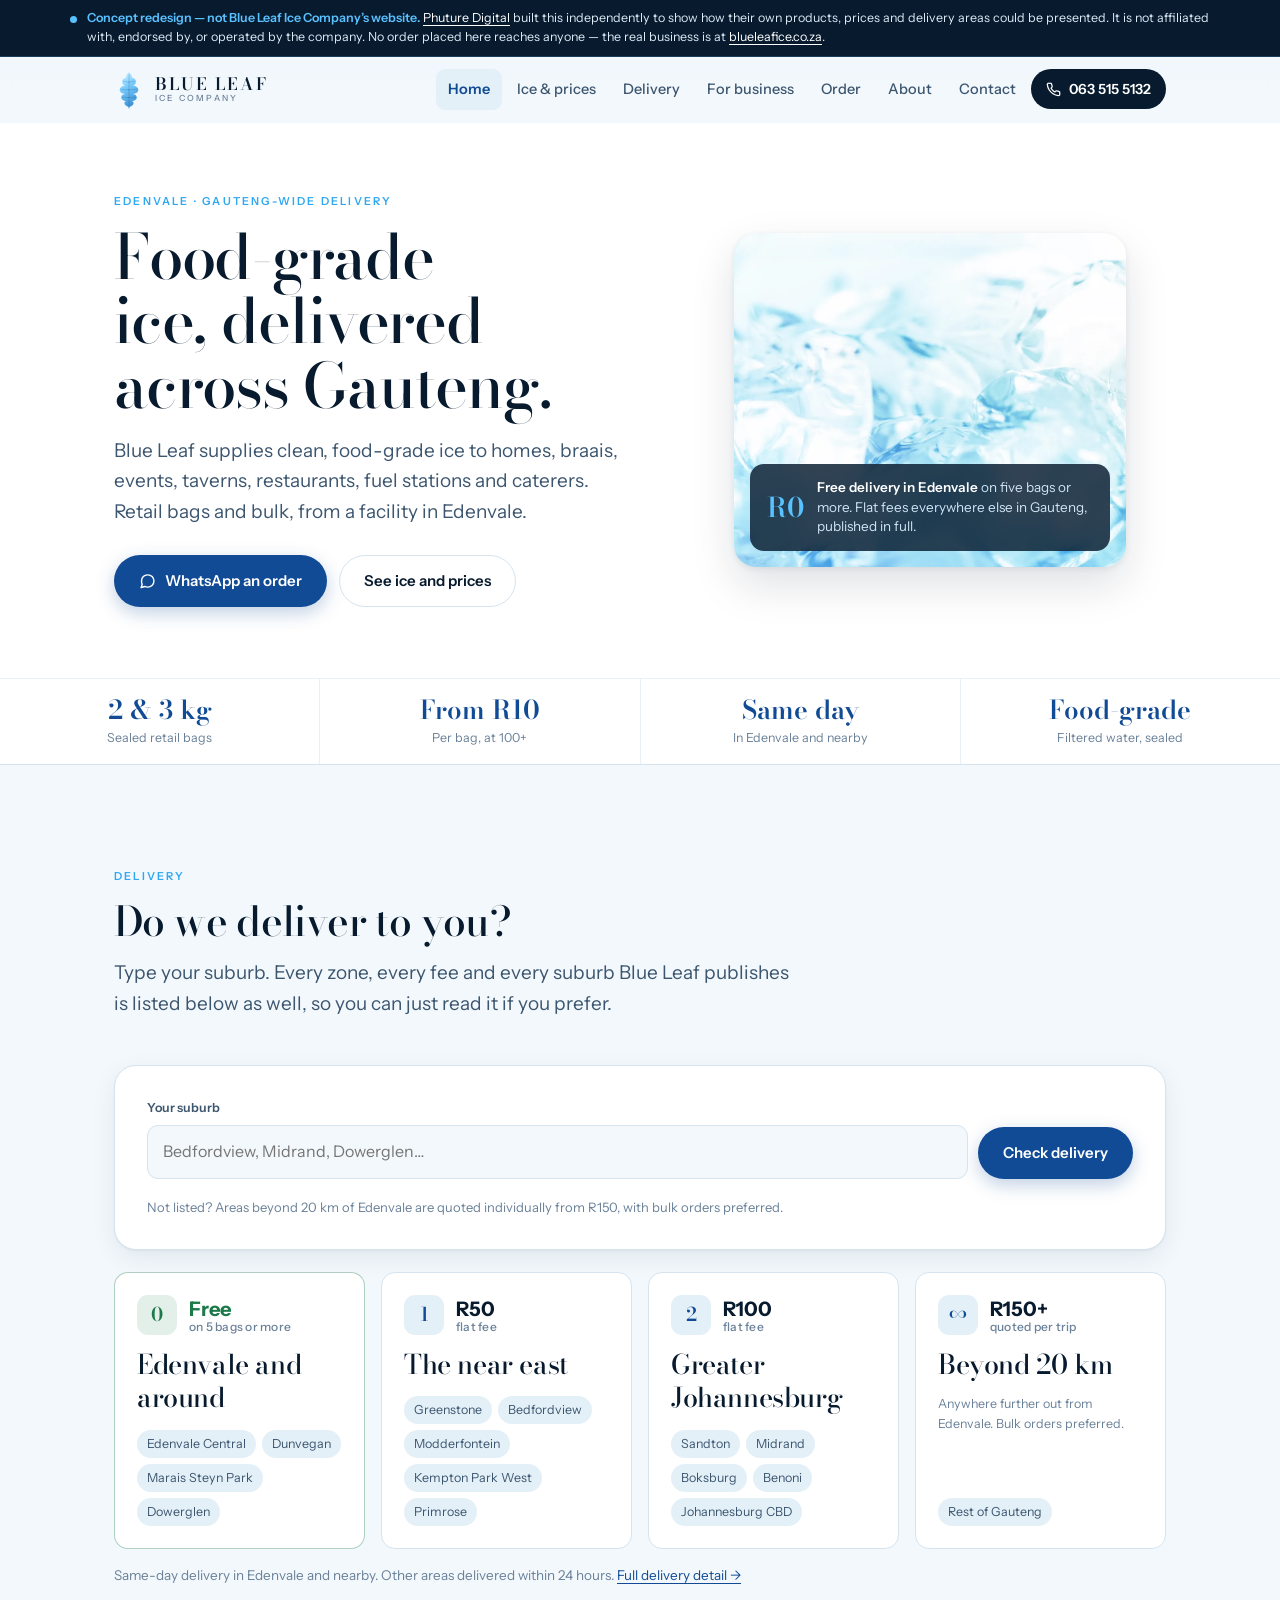
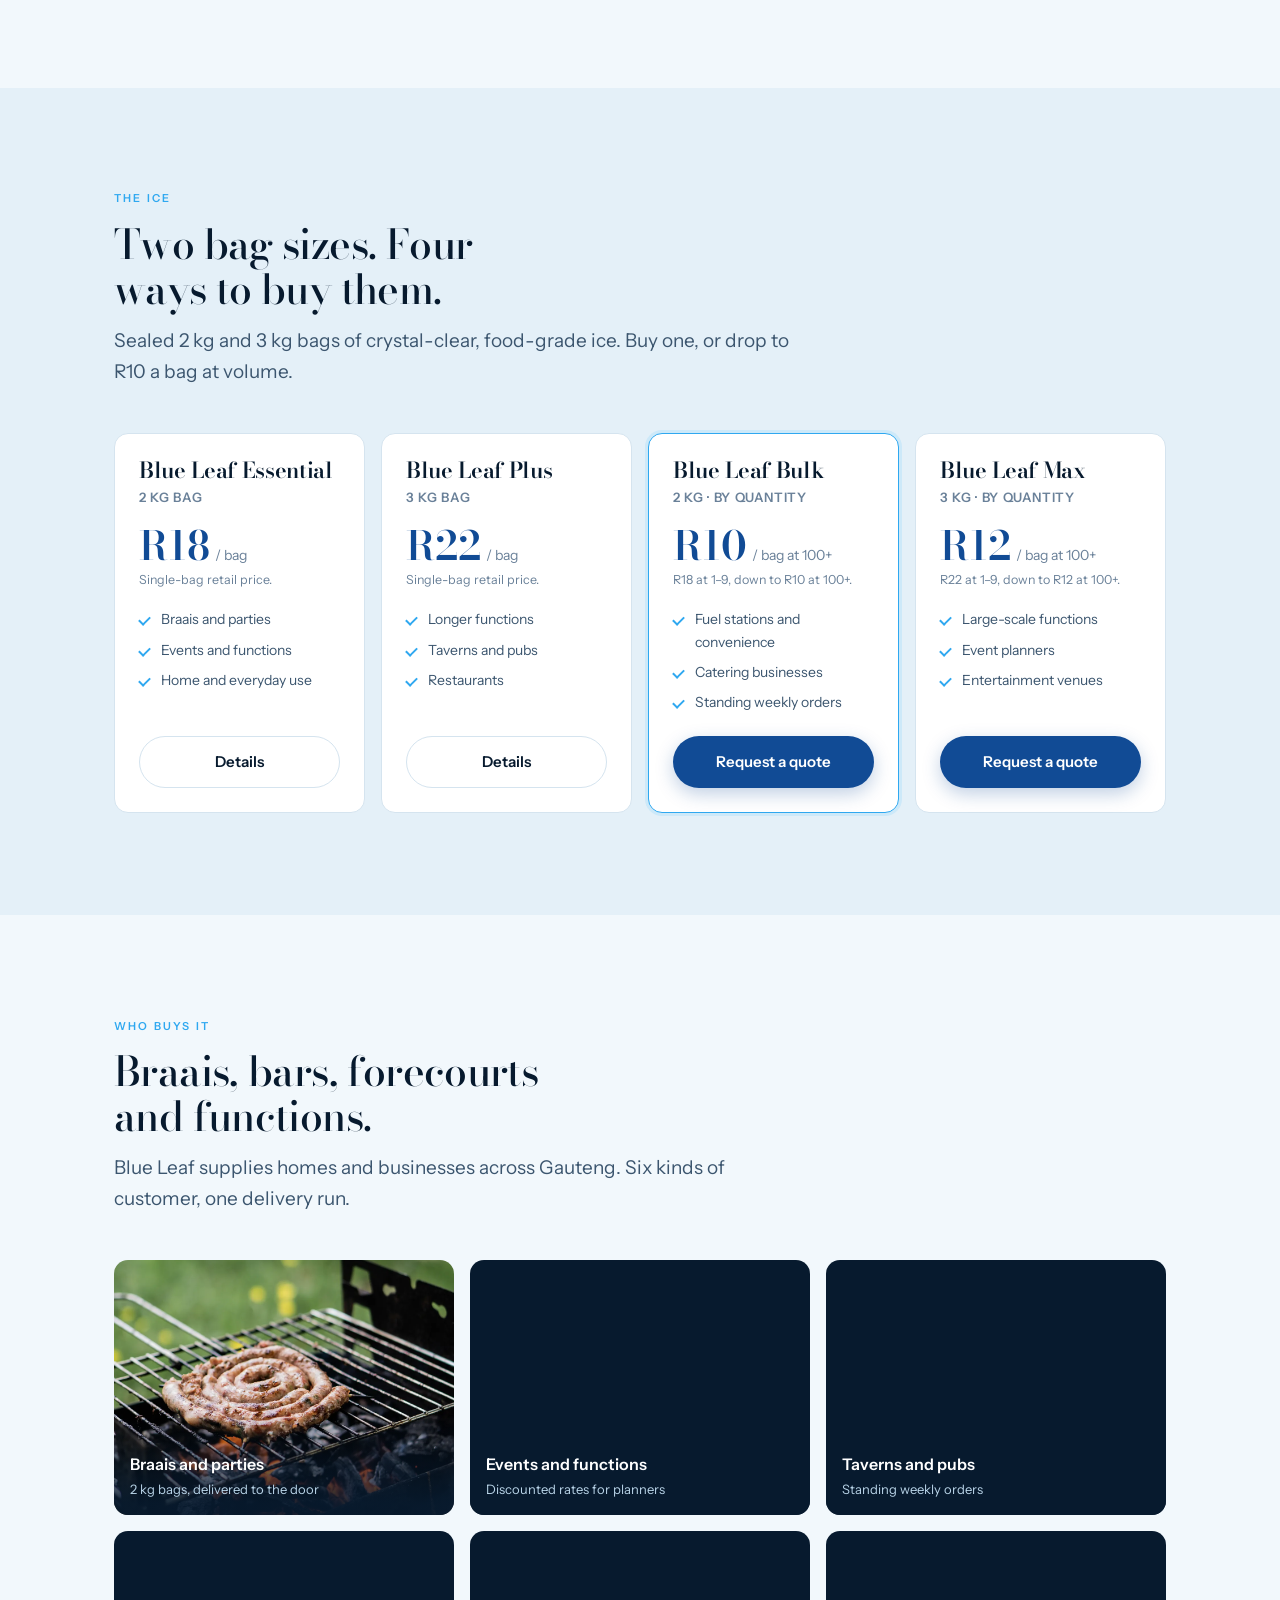
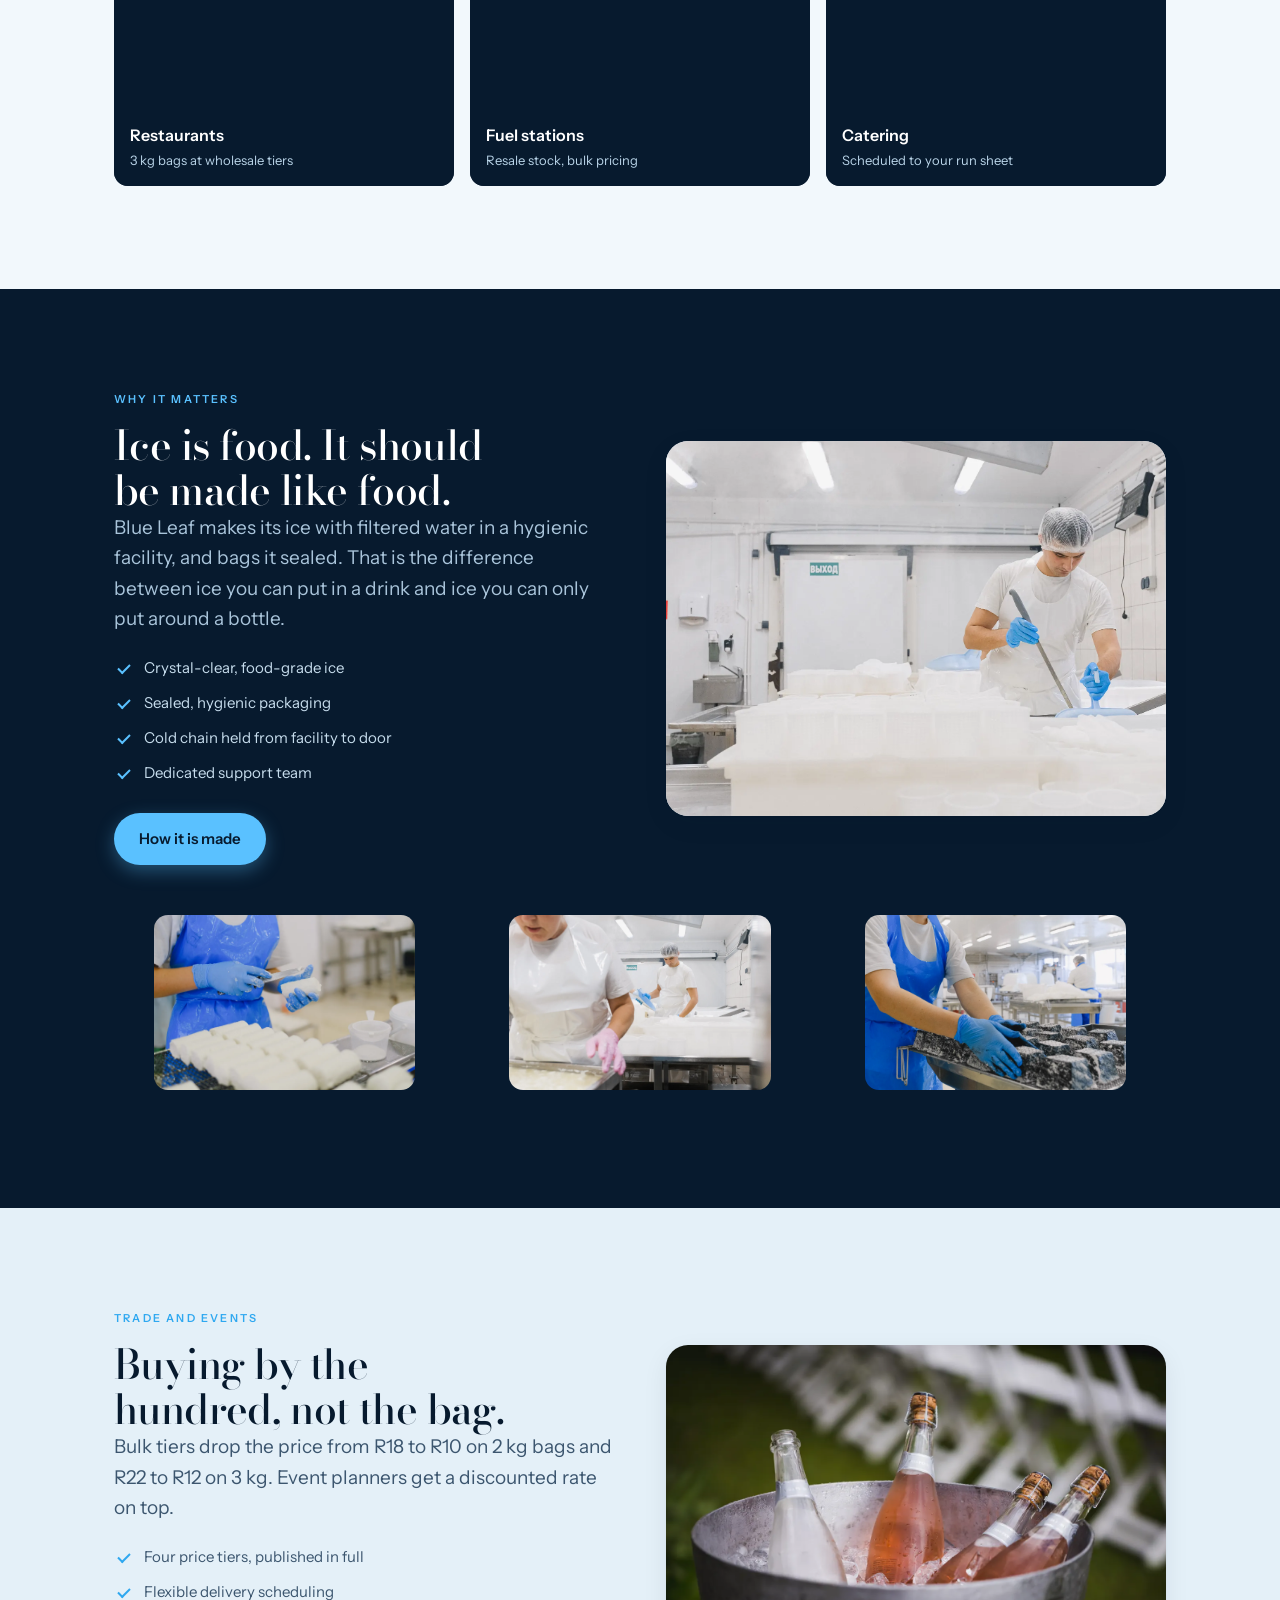
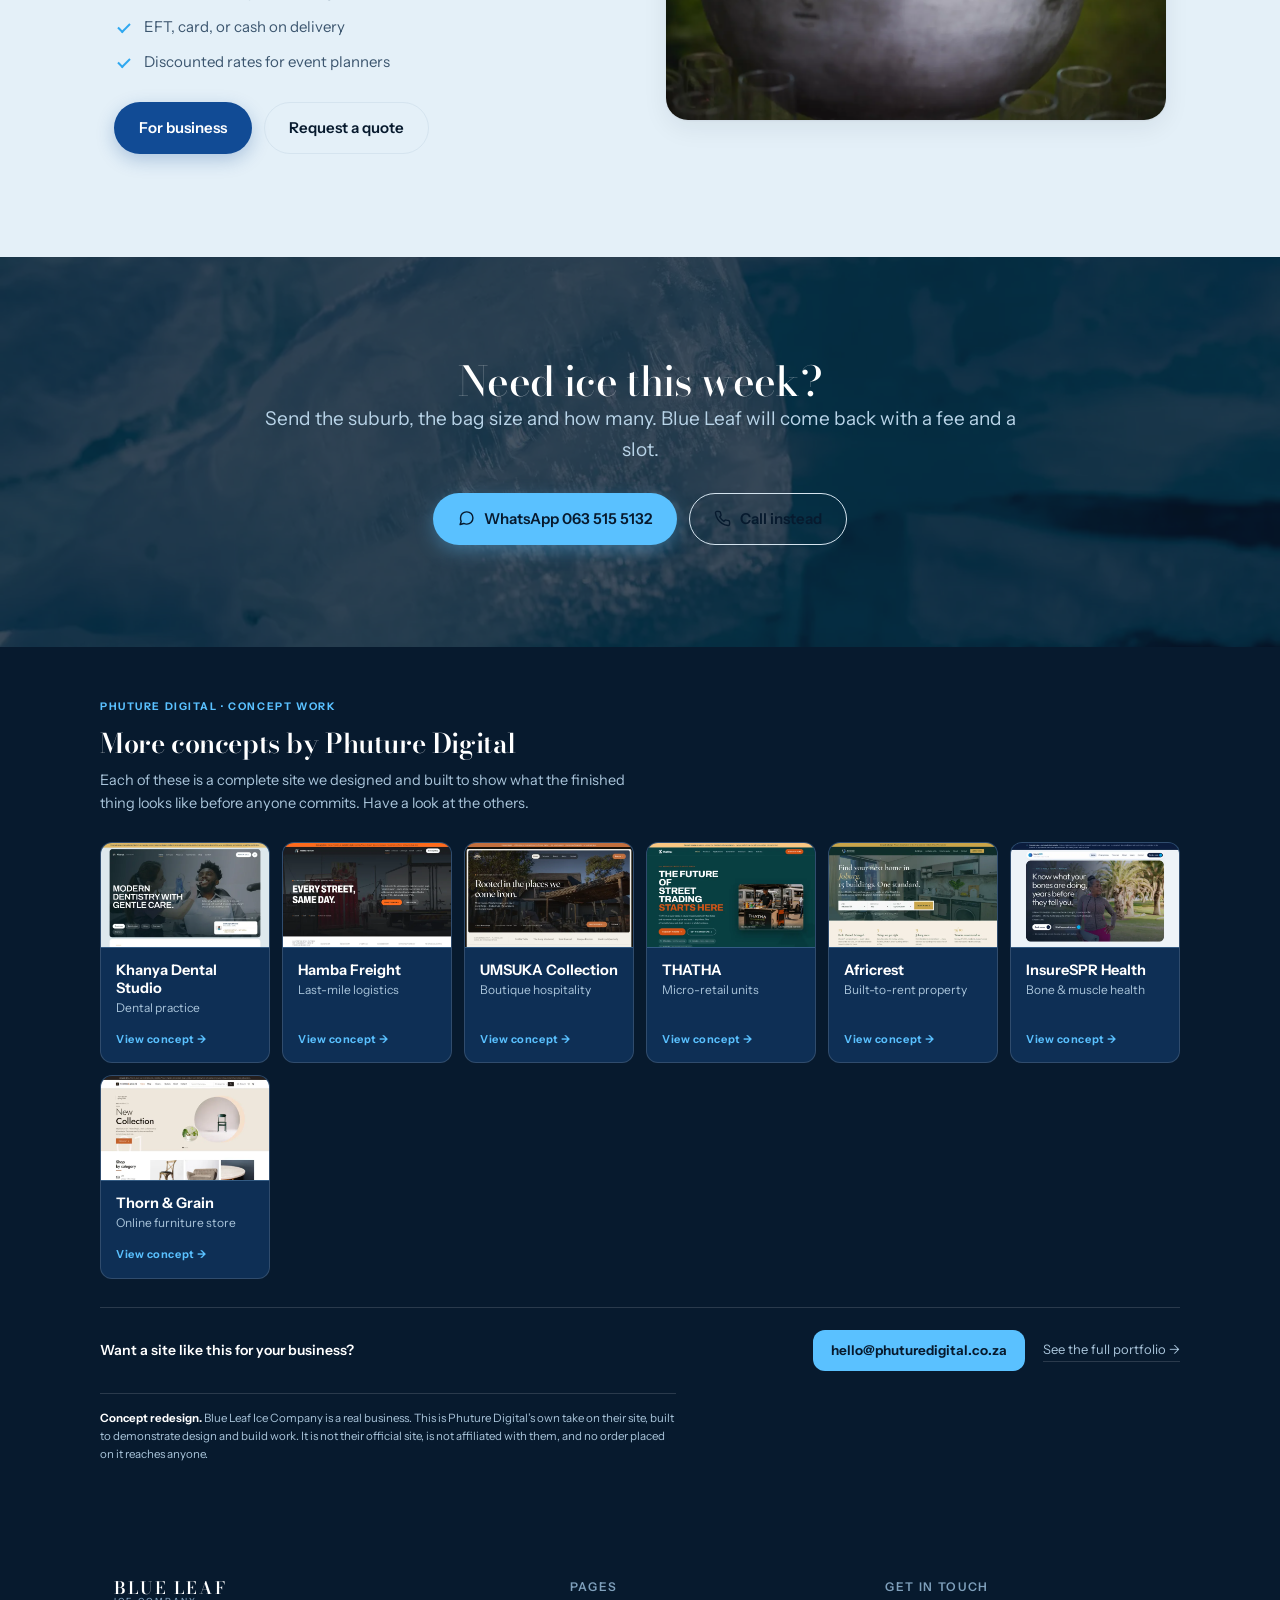
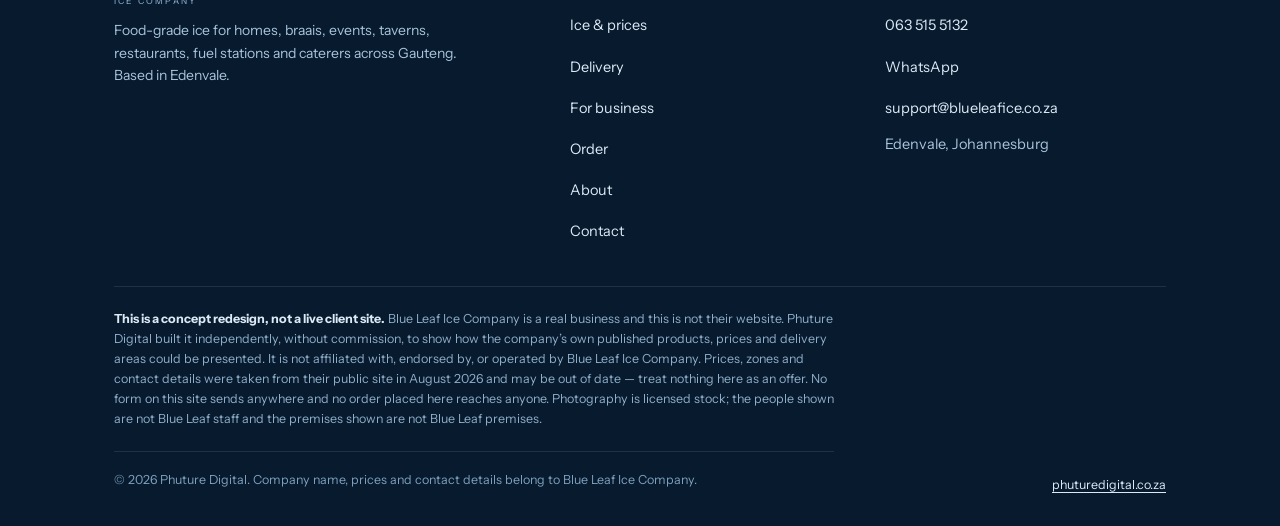
<file: index.html>
<!doctype html>
<html lang="en-ZA">
<head>
<meta charset="utf-8">
<meta name="viewport" content="width=device-width, initial-scale=1">
<title>Blue Leaf Ice Company — concept redesign by Phuture Digital</title>
<meta name="description" content="A website design concept for Blue Leaf Ice Company, an ice supplier in Edenvale, Gauteng. Independent concept by Phuture Digital — not the company’s official site.">
<meta name="robots" content="noindex, nofollow">
<meta name="author" content="Phuture Digital">
<meta property="og:type" content="website">
<meta property="og:site_name" content="Blue Leaf Ice Company (concept redesign)">
<meta property="og:locale" content="en_ZA">
<meta property="og:title" content="Blue Leaf Ice Company — concept redesign by Phuture Digital">
<meta property="og:description" content="A website design concept for Blue Leaf Ice Company, an ice supplier in Edenvale, Gauteng. Independent concept by Phuture Digital — not the company’s official site.">
<meta property="og:image" content="assets/hero.webp">
<meta name="twitter:card" content="summary_large_image">
<meta name="theme-color" content="#071A2E">
<link rel="icon" href="assets/favicon.svg" type="image/svg+xml">
<link rel="preconnect" href="https://fonts.googleapis.com">
<link rel="preconnect" href="https://fonts.gstatic.com" crossorigin>
<link rel="stylesheet" href="https://fonts.googleapis.com/css2?family=Bodoni+Moda:opsz,wght@6..96,500;6..96,600&family=Instrument+Sans:wght@400;500;600;700&display=swap">
<link rel="stylesheet" href="styles.css">
<!-- Stamp `.js` BEFORE first paint. A deferred script cannot do this without a
     flash of content: the stylesheet blocks rendering and the script does not. -->
<script>document.documentElement.className += ' js';</script>
</head>
<body>
<!-- ============================================================
     GENERATED FILE — do not edit here.
     Source: tools/content/index.html + tools/chrome.mjs
     Rebuild: node tools/build-pages.mjs
     ============================================================ -->
<a class="skip" href="#main">Skip to content</a>

<!-- icons:start -->
<svg class="vh" aria-hidden="true" focusable="false" xmlns="http://www.w3.org/2000/svg">
  <symbol id="i-phone" viewBox="0 0 24 24" fill="none" stroke="currentColor" stroke-width="2" stroke-linecap="round" stroke-linejoin="round"><path d="M22 16.9v3a2 2 0 0 1-2.2 2 19.8 19.8 0 0 1-8.6-3.1 19.5 19.5 0 0 1-6-6A19.8 19.8 0 0 1 2.1 4.2 2 2 0 0 1 4.1 2h3a2 2 0 0 1 2 1.7c.1 1 .4 1.9.7 2.8a2 2 0 0 1-.5 2.1L8.1 9.9a16 16 0 0 0 6 6l1.3-1.3a2 2 0 0 1 2.1-.4c.9.3 1.8.6 2.8.7a2 2 0 0 1 1.7 2Z"/></symbol>
  <symbol id="i-chat" viewBox="0 0 24 24" fill="none" stroke="currentColor" stroke-width="2" stroke-linecap="round" stroke-linejoin="round"><path d="M21 11.5a8.4 8.4 0 0 1-9 8.4 8.5 8.5 0 0 1-3.9-.9L3 20.5l1.5-4.6A8.4 8.4 0 0 1 3.6 11 8.4 8.4 0 0 1 12 2.6h.5A8.4 8.4 0 0 1 21 11Z"/></symbol>
  <symbol id="i-mail" viewBox="0 0 24 24" fill="none" stroke="currentColor" stroke-width="2" stroke-linecap="round" stroke-linejoin="round"><rect x="2" y="4" width="20" height="16" rx="2"/><path d="m22 7-10 6L2 7"/></symbol>
  <symbol id="i-pin" viewBox="0 0 24 24" fill="none" stroke="currentColor" stroke-width="2" stroke-linecap="round" stroke-linejoin="round"><path d="M20 10c0 6-8 12-8 12s-8-6-8-12a8 8 0 0 1 16 0Z"/><circle cx="12" cy="10" r="3"/></symbol>
  <symbol id="i-clock" viewBox="0 0 24 24" fill="none" stroke="currentColor" stroke-width="2" stroke-linecap="round" stroke-linejoin="round"><circle cx="12" cy="12" r="9"/><path d="M12 7v5l3 2"/></symbol>
  <symbol id="i-truck" viewBox="0 0 24 24" fill="none" stroke="currentColor" stroke-width="2" stroke-linecap="round" stroke-linejoin="round"><path d="M14 17V5a1 1 0 0 0-1-1H2a1 1 0 0 0-1 1v11a1 1 0 0 0 1 1h2"/><path d="M14 8h4l3 3v5a1 1 0 0 1-1 1h-1"/><circle cx="7" cy="17.5" r="2.2"/><circle cx="17" cy="17.5" r="2.2"/></symbol>
  <symbol id="i-snow" viewBox="0 0 24 24" fill="none" stroke="currentColor" stroke-width="2" stroke-linecap="round" stroke-linejoin="round"><path d="M12 2v20M4.2 6.5l15.6 9M19.8 6.5l-15.6 9M12 6l3-2.5M12 6 9 3.5M12 18l3 2.5M12 18l-3 2.5M4.9 9.6 1.5 8.9M7.2 14.2l-3.3 1.4M19.1 9.6l3.4-.7M16.8 14.2l3.3 1.4"/></symbol>
  <symbol id="i-shield" viewBox="0 0 24 24" fill="none" stroke="currentColor" stroke-width="2" stroke-linecap="round" stroke-linejoin="round"><path d="M12 22s8-3.6 8-10V5.5L12 2 4 5.5V12c0 6.4 8 10 8 10Z"/><path d="m9 12 2 2 4-4"/></symbol>
  <symbol id="i-tag" viewBox="0 0 24 24" fill="none" stroke="currentColor" stroke-width="2" stroke-linecap="round" stroke-linejoin="round"><path d="M20.6 13.4 12 22l-9-9V3h10l7.6 7.6a2 2 0 0 1 0 2.8Z"/><circle cx="7.5" cy="7.5" r="1.4"/></symbol>
  <symbol id="i-card" viewBox="0 0 24 24" fill="none" stroke="currentColor" stroke-width="2" stroke-linecap="round" stroke-linejoin="round"><rect x="2" y="5" width="20" height="14" rx="2"/><path d="M2 10h20"/></symbol>
  <symbol id="i-info" viewBox="0 0 24 24" fill="none" stroke="currentColor" stroke-width="2" stroke-linecap="round" stroke-linejoin="round"><circle cx="12" cy="12" r="9"/><path d="M12 11v5M12 8h.01"/></symbol>
</svg>
<!-- icons:end -->

<!-- banner:start -->
<div class="concept-banner">
  <div class="inner">
    <span class="dot" aria-hidden="true"></span>
    <p><strong>Concept redesign — not Blue Leaf Ice Company&rsquo;s website.</strong>
    <a href="https://www.phuturedigital.co.za" rel="noopener">Phuture Digital</a> built this independently to show how their own products, prices and delivery areas could be presented. It is not affiliated with, endorsed by, or operated by the company. No order placed here reaches anyone &mdash; the real business is at
    <a href="https://www.blueleafice.co.za" rel="noopener nofollow">blueleafice.co.za</a>.</p>
  </div>
</div>
<!-- banner:end -->

<!-- nav:start -->
<header class="nav">
  <div class="nav-inner">
    <a class="brand" href="index.html">
      <img class="brand-mark" src="assets/mark.svg" alt="" width="30" height="41">
      <span class="brand-type">
        <span class="brand-name">Blue Leaf</span>
        <span class="brand-sub">Ice Company</span>
      </span>
    </a>
    <button class="nav-toggle" type="button" aria-expanded="false" aria-controls="nav-links">Menu</button>
    <nav class="nav-links" id="nav-links" aria-label="Main">
      <a href="index.html" aria-current="page">Home</a>
      <a href="products.html">Ice & prices</a>
      <a href="delivery.html">Delivery</a>
      <a href="business.html">For business</a>
      <a href="order.html">Order</a>
      <a href="about.html">About</a>
      <a href="contact.html">Contact</a>
      <a class="nav-call" href="tel:+27635155132">
        <svg aria-hidden="true"><use href="#i-phone"></use></svg>063 515 5132
      </a>
    </nav>
  </div>
</header>
<!-- nav:end -->

<main id="main">
<!-- ===================================================================== HERO -->
<section class="hero">
  <div class="wrap">
    <div class="hero-grid">
      <div class="hero-copy">
        <p class="eyebrow">Edenvale &middot; Gauteng-wide delivery</p>
        <h1 class="h-xl">Food-grade ice, delivered across Gauteng.</h1>
        <p class="lede">Blue Leaf supplies clean, food-grade ice to homes, braais, events, taverns, restaurants, fuel stations and caterers. Retail bags and bulk, from a facility in Edenvale.</p>
        <div class="btn-row">
          <a class="btn btn-primary" href="https://wa.me/27635155132" rel="noopener">
            <svg aria-hidden="true"><use href="#i-chat"></use></svg>WhatsApp an order
          </a>
          <a class="btn btn-ghost" href="products.html">See ice and prices</a>
        </div>
      </div>

      <figure class="hero-figure reveal">
        <img src="assets/hero.webp" alt="Clear ice packed in a chilled tray, lit cold and blue."
             width="1600" height="1045" fetchpriority="high" decoding="async">
        <figcaption class="hero-tag">
          <span class="n">R0</span>
          <p><strong>Free delivery in Edenvale</strong> on five bags or more. Flat fees everywhere else in Gauteng, published in full.</p>
        </figcaption>
      </figure>
    </div>
  </div>

  <ul class="hero-strip">
    <li><span class="k">2 &amp; 3 kg</span><span class="v">Sealed retail bags</span></li>
    <li><span class="k">From R10</span><span class="v">Per bag, at 100+</span></li>
    <li><span class="k">Same day</span><span class="v">In Edenvale and nearby</span></li>
    <li><span class="k">Food-grade</span><span class="v">Filtered water, sealed</span></li>
  </ul>
</section>

<!-- ============================================================ ZONE FINDER -->
<section class="band" aria-labelledby="zones-h">
  <div class="wrap">
    <div class="sec-head reveal">
      <p class="eyebrow">Delivery</p>
      <h2 class="h-lg" id="zones-h">Do we deliver to you?</h2>
      <p class="lede">Type your suburb. Every zone, every fee and every suburb Blue Leaf publishes is listed below as well, so you can just read it if you prefer.</p>
    </div>

    <form class="finder reveal" data-finder novalidate>
      <div class="finder-form">
        <div class="finder-field">
          <label for="suburb">Your suburb</label>
          <input id="suburb" name="suburb" type="text" autocomplete="address-level3"
                 placeholder="Bedfordview, Midrand, Dowerglen&hellip;">
        </div>
        <button class="btn btn-primary" type="submit">Check delivery</button>
      </div>
      <div class="finder-out" data-finder-out aria-live="polite"></div>
      <p class="finder-hint">Not listed? Areas beyond 20&nbsp;km of Edenvale are quoted individually from R150, with bulk orders preferred.</p>
    </form>

    <div class="zones reveal reveal-d1" style="margin-top:22px">
      <article class="zone free" data-zone="0" data-rank="0" data-free data-fee="Free"
               data-note="Free on orders of five bags or more.">
        <div class="zone-top">
          <span class="zone-n">0</span>
          <span class="zone-fee">Free<span class="sub">on 5 bags or more</span></span>
        </div>
        <h3 class="zone-name h-md">Edenvale and around</h3>
        <ul class="zone-list">
          <li>Edenvale Central</li><li>Dunvegan</li><li>Marais Steyn Park</li><li>Dowerglen</li>
        </ul>
      </article>

      <article class="zone" data-zone="1" data-rank="1" data-fee="R50"
               data-note="R50 flat delivery fee.">
        <div class="zone-top">
          <span class="zone-n">1</span>
          <span class="zone-fee">R50<span class="sub">flat fee</span></span>
        </div>
        <h3 class="zone-name h-md">The near east</h3>
        <ul class="zone-list">
          <li>Greenstone</li><li>Bedfordview</li><li>Modderfontein</li><li>Kempton Park West</li><li>Primrose</li>
        </ul>
      </article>

      <article class="zone" data-zone="2" data-rank="2" data-fee="R100"
               data-note="R100 flat delivery fee.">
        <div class="zone-top">
          <span class="zone-n">2</span>
          <span class="zone-fee">R100<span class="sub">flat fee</span></span>
        </div>
        <h3 class="zone-name h-md">Greater Johannesburg</h3>
        <ul class="zone-list">
          <li>Sandton</li><li>Midrand</li><li>Boksburg</li><li>Benoni</li><li>Johannesburg CBD</li>
        </ul>
      </article>

      <article class="zone" data-zone="&infin;" data-rank="3" data-fee="From R150"
               data-note="Quoted individually from R150. Bulk orders preferred.">
        <div class="zone-top">
          <span class="zone-n">&infin;</span>
          <span class="zone-fee">R150+<span class="sub">quoted per trip</span></span>
        </div>
        <h3 class="zone-name h-md">Beyond 20&nbsp;km</h3>
        <p class="zone-note">Anywhere further out from Edenvale. Bulk orders preferred.</p>
        <ul class="zone-list"><li>Rest of Gauteng</li></ul>
      </article>
    </div>

    <p class="small reveal" style="margin-top:16px">
      Same-day delivery in Edenvale and nearby. Other areas delivered within 24 hours.
      <a href="delivery.html">Full delivery detail &rarr;</a>
    </p>
  </div>
</section>

<!-- =============================================================== PRODUCTS -->
<section class="band alt" aria-labelledby="prods-h">
  <div class="wrap">
    <div class="sec-head reveal">
      <p class="eyebrow">The ice</p>
      <h2 class="h-lg" id="prods-h">Two bag sizes. Four ways to buy them.</h2>
      <p class="lede">Sealed 2&nbsp;kg and 3&nbsp;kg bags of crystal-clear, food-grade ice. Buy one, or drop to R10 a bag at volume.</p>
    </div>

    <div class="prods">
      <article class="prod reveal">
        <h3 class="prod-name">Blue Leaf Essential</h3>
        <p class="prod-size">2 kg bag</p>
        <p class="prod-price"><span class="r">R18</span><span class="u">/ bag</span></p>
        <p class="prod-from">Single-bag retail price.</p>
        <ul>
          <li>Braais and parties</li>
          <li>Events and functions</li>
          <li>Home and everyday use</li>
        </ul>
        <a class="btn btn-ghost" href="products.html">Details</a>
      </article>

      <article class="prod reveal reveal-d1">
        <h3 class="prod-name">Blue Leaf Plus</h3>
        <p class="prod-size">3 kg bag</p>
        <p class="prod-price"><span class="r">R22</span><span class="u">/ bag</span></p>
        <p class="prod-from">Single-bag retail price.</p>
        <ul>
          <li>Longer functions</li>
          <li>Taverns and pubs</li>
          <li>Restaurants</li>
        </ul>
        <a class="btn btn-ghost" href="products.html">Details</a>
      </article>

      <article class="prod feature reveal reveal-d2">
        <h3 class="prod-name">Blue Leaf Bulk</h3>
        <p class="prod-size">2 kg &middot; by quantity</p>
        <p class="prod-price"><span class="r">R10</span><span class="u">/ bag at 100+</span></p>
        <p class="prod-from">R18 at 1&ndash;9, down to R10 at 100+.</p>
        <ul>
          <li>Fuel stations and convenience</li>
          <li>Catering businesses</li>
          <li>Standing weekly orders</li>
        </ul>
        <a class="btn btn-primary" href="order.html">Request a quote</a>
      </article>

      <article class="prod reveal reveal-d3">
        <h3 class="prod-name">Blue Leaf Max</h3>
        <p class="prod-size">3 kg &middot; by quantity</p>
        <p class="prod-price"><span class="r">R12</span><span class="u">/ bag at 100+</span></p>
        <p class="prod-from">R22 at 1&ndash;9, down to R12 at 100+.</p>
        <ul>
          <li>Large-scale functions</li>
          <li>Event planners</li>
          <li>Entertainment venues</li>
        </ul>
        <a class="btn btn-primary" href="order.html">Request a quote</a>
      </article>
    </div>
  </div>
</section>

<!-- =============================================================== SEGMENTS -->
<section class="band" aria-labelledby="segs-h">
  <div class="wrap">
    <div class="sec-head reveal">
      <p class="eyebrow">Who buys it</p>
      <h2 class="h-lg" id="segs-h">Braais, bars, forecourts and functions.</h2>
      <p class="lede">Blue Leaf supplies homes and businesses across Gauteng. Six kinds of customer, one delivery run.</p>
    </div>

    <div class="segs">
      <a class="seg-card reveal" href="business.html">
        <img src="assets/braai.webp" alt="Boerewors coiled on a braai grid over coals." width="1200" height="1800" loading="lazy" decoding="async">
        <span class="cap">Braais and parties<span>2 kg bags, delivered to the door</span></span>
      </a>
      <a class="seg-card reveal reveal-d1" href="business.html">
        <img src="assets/event.webp" alt="An outdoor bar set up under festoon lights at an evening event." width="1600" height="1067" loading="lazy" decoding="async">
        <span class="cap">Events and functions<span>Discounted rates for planners</span></span>
      </a>
      <a class="seg-card reveal reveal-d2" href="business.html">
        <img src="assets/tavern.webp" alt="A warmly lit wooden back-bar lined with bottles." width="1200" height="800" loading="lazy" decoding="async">
        <span class="cap">Taverns and pubs<span>Standing weekly orders</span></span>
      </a>
      <a class="seg-card reveal" href="business.html">
        <img src="assets/restaurant.webp" alt="A row of glasses standing upturned along a restaurant bar." width="1200" height="800" loading="lazy" decoding="async">
        <span class="cap">Restaurants<span>3 kg bags at wholesale tiers</span></span>
      </a>
      <a class="seg-card reveal reveal-d1" href="business.html">
        <img src="assets/fuel.webp" alt="A lit forecourt convenience shop at dusk." width="1200" height="1800" loading="lazy" decoding="async">
        <span class="cap">Fuel stations<span>Resale stock, bulk pricing</span></span>
      </a>
      <a class="seg-card reveal reveal-d2" href="business.html">
        <img src="assets/catering.webp" alt="A caterer in a hairnet serving from a chafing dish." width="1200" height="795" loading="lazy" decoding="async">
        <span class="cap">Catering<span>Scheduled to your run sheet</span></span>
      </a>
    </div>
  </div>
</section>

<!-- ============================================================= FOOD-GRADE -->
<section class="band dark" aria-labelledby="grade-h">
  <div class="wrap">
    <div class="split">
      <div>
        <p class="eyebrow on-dark">Why it matters</p>
        <h2 class="h-lg" id="grade-h">Ice is food. It should be made like food.</h2>
        <p class="lede">Blue Leaf makes its ice with filtered water in a hygienic facility, and bags it sealed. That is the difference between ice you can put in a drink and ice you can only put around a bottle.</p>
        <ul class="ticks">
          <li>Crystal-clear, food-grade ice</li>
          <li>Sealed, hygienic packaging</li>
          <li>Cold chain held from facility to door</li>
          <li>Dedicated support team</li>
        </ul>
        <div class="btn-row">
          <a class="btn btn-ice" href="about.html">How it is made</a>
        </div>
      </div>
      <div class="split-figure reveal">
        <img src="assets/facility.webp" alt="A worker in a hairnet and gloves working over a bed of ice in a cold room." width="1600" height="1067" loading="lazy" decoding="async">
      </div>
    </div>

    <div class="proof">
      <figure class="proof-figure reveal">
        <img src="assets/gloves.webp" alt="Gloved hands moving trays of ice cubes." width="1200" height="800" loading="lazy" decoding="async">
      </figure>
      <figure class="proof-figure reveal reveal-d1">
        <img src="assets/purity.webp" alt="A worker in whites smoothing a clean bed of ice." width="1400" height="933" loading="lazy" decoding="async">
      </figure>
      <figure class="proof-figure reveal reveal-d2">
        <img src="assets/machine.webp" alt="Ice trays being worked on a stainless production line." width="1400" height="933" loading="lazy" decoding="async">
      </figure>
    </div>
  </div>
</section>

<!-- ================================================================ BUSINESS -->
<section class="band alt" aria-labelledby="biz-h">
  <div class="wrap">
    <div class="split rev">
      <div class="split-figure reveal">
        <img src="assets/cooler.webp" alt="Bottles standing chilled in a bucket packed with ice." width="1400" height="933" loading="lazy" decoding="async">
      </div>
      <div>
        <p class="eyebrow">Trade and events</p>
        <h2 class="h-lg" id="biz-h">Buying by the hundred, not the bag.</h2>
        <p class="lede">Bulk tiers drop the price from R18 to R10 on 2&nbsp;kg bags and R22 to R12 on 3&nbsp;kg. Event planners get a discounted rate on top.</p>
        <ul class="ticks">
          <li>Four price tiers, published in full</li>
          <li>Flexible delivery scheduling</li>
          <li>EFT, card, or cash on delivery</li>
          <li>Discounted rates for event planners</li>
        </ul>
        <div class="btn-row">
          <a class="btn btn-primary" href="business.html">For business</a>
          <a class="btn btn-ghost" href="order.html">Request a quote</a>
        </div>
      </div>
    </div>
  </div>
</section>

<!-- ===================================================================== CTA -->
<section class="band cta-band">
  <div class="band-bg" aria-hidden="true">
    <img src="assets/texture.webp" alt="" width="1600" height="1067" loading="lazy" decoding="async">
  </div>
  <div class="wrap">
    <h2 class="h-lg">Need ice this week?</h2>
    <p class="lede">Send the suburb, the bag size and how many. Blue Leaf will come back with a fee and a slot.</p>
    <div class="btn-row">
      <a class="btn btn-ice" href="https://wa.me/27635155132" rel="noopener">
        <svg aria-hidden="true"><use href="#i-chat"></use></svg>WhatsApp 063 515 5132
      </a>
      <a class="btn btn-ghost" href="tel:+27635155132">
        <svg aria-hidden="true"><use href="#i-phone"></use></svg>Call instead
      </a>
    </div>
  </div>
</section>
</main>

<!-- pd-network:start -->
<section class="pd-network" aria-labelledby="pd-network-title">
  <div class="pd-network-inner">
    <p class="pd-network-eyebrow">Phuture Digital &middot; Concept work</p>
    <h2 class="pd-network-title" id="pd-network-title">More concepts by Phuture Digital</h2>
    <p class="pd-network-lede">Each of these is a complete site we designed and built to show what the finished thing looks like before anyone commits. Have a look at the others.</p>
    <ul class="pd-network-grid">
        <li class="pd-network-card">
          <a href="https://khanya-concept.phuturedigital.co.za">
            <img class="pd-network-thumb" src="/pd-concepts/khanya.webp" alt=""
                 width="640" height="400" loading="lazy" decoding="async">
            <span class="pd-network-body">
              <span class="pd-network-name">Khanya Dental Studio</span>
              <span class="pd-network-sector">Dental practice</span>
              <span class="pd-network-go">View concept &rarr;</span>
            </span>
          </a>
        </li>
        <li class="pd-network-card">
          <a href="https://hamba-concept.phuturedigital.co.za">
            <img class="pd-network-thumb" src="/pd-concepts/hamba.webp" alt=""
                 width="640" height="400" loading="lazy" decoding="async">
            <span class="pd-network-body">
              <span class="pd-network-name">Hamba Freight</span>
              <span class="pd-network-sector">Last-mile logistics</span>
              <span class="pd-network-go">View concept &rarr;</span>
            </span>
          </a>
        </li>
        <li class="pd-network-card">
          <a href="https://umsuka-concept.phuturedigital.co.za">
            <img class="pd-network-thumb" src="/pd-concepts/umsuka.webp" alt=""
                 width="640" height="400" loading="lazy" decoding="async">
            <span class="pd-network-body">
              <span class="pd-network-name">UMSUKA Collection</span>
              <span class="pd-network-sector">Boutique hospitality</span>
              <span class="pd-network-go">View concept &rarr;</span>
            </span>
          </a>
        </li>
        <li class="pd-network-card">
          <a href="https://thatha-concept.phuturedigital.co.za">
            <img class="pd-network-thumb" src="/pd-concepts/thatha.webp" alt=""
                 width="640" height="400" loading="lazy" decoding="async">
            <span class="pd-network-body">
              <span class="pd-network-name">THATHA</span>
              <span class="pd-network-sector">Micro-retail units</span>
              <span class="pd-network-go">View concept &rarr;</span>
            </span>
          </a>
        </li>
        <li class="pd-network-card">
          <a href="https://africrest-concept.phuturedigital.co.za">
            <img class="pd-network-thumb" src="/pd-concepts/africrest.webp" alt=""
                 width="640" height="400" loading="lazy" decoding="async">
            <span class="pd-network-body">
              <span class="pd-network-name">Africrest</span>
              <span class="pd-network-sector">Built-to-rent property</span>
              <span class="pd-network-go">View concept &rarr;</span>
            </span>
          </a>
        </li>
        <li class="pd-network-card">
          <a href="https://insurespr-concept.phuturedigital.co.za">
            <img class="pd-network-thumb" src="/pd-concepts/insurespr.webp" alt=""
                 width="640" height="400" loading="lazy" decoding="async">
            <span class="pd-network-body">
              <span class="pd-network-name">InsureSPR Health</span>
              <span class="pd-network-sector">Bone &amp; muscle health</span>
              <span class="pd-network-go">View concept &rarr;</span>
            </span>
          </a>
        </li>
        <li class="pd-network-card">
          <a href="https://thorn-grain-concept.phuturedigital.co.za">
            <img class="pd-network-thumb" src="/pd-concepts/thorn-grain.webp" alt=""
                 width="640" height="400" loading="lazy" decoding="async">
            <span class="pd-network-body">
              <span class="pd-network-name">Thorn &amp; Grain</span>
              <span class="pd-network-sector">Online furniture store</span>
              <span class="pd-network-go">View concept &rarr;</span>
            </span>
          </a>
        </li>
    </ul>
    <div class="pd-network-cta">
      <p>Want a site like this for your business?</p>
      <a class="pd-network-btn" href="mailto:hello@phuturedigital.co.za">hello@phuturedigital.co.za</a>
      <a class="pd-network-link" href="https://www.phuturedigital.co.za/portfolio" rel="noopener">See the full portfolio &rarr;</a>
    </div>
    <p class="pd-network-mark"><strong>Concept redesign.</strong> Blue Leaf Ice Company is a real business. This is Phuture Digital&rsquo;s own take on their site, built to demonstrate design and build work. It is not their official site, is not affiliated with them, and no order placed on it reaches anyone.</p>
  </div>
</section>
<!-- pd-network:end -->

<!-- footer:start -->
<footer class="foot">
  <div class="wrap">
    <div class="foot-top">
      <div class="foot-brand">
        <span class="brand-name">Blue Leaf</span>
        <span class="brand-sub">Ice Company</span>
        <p>Food-grade ice for homes, braais, events, taverns, restaurants, fuel stations and caterers across Gauteng. Based in Edenvale.</p>
      </div>
      <div>
        <h4>Pages</h4>
        <ul>
          <li><a href="products.html">Ice & prices</a></li>
          <li><a href="delivery.html">Delivery</a></li>
          <li><a href="business.html">For business</a></li>
          <li><a href="order.html">Order</a></li>
          <li><a href="about.html">About</a></li>
          <li><a href="contact.html">Contact</a></li>
        </ul>
      </div>
      <div>
        <h4>Get in touch</h4>
        <ul>
          <li><a href="tel:+27635155132">063 515 5132</a></li>
          <li><a href="https://wa.me/27635155132" rel="noopener">WhatsApp</a></li>
          <li><a href="mailto:support@blueleafice.co.za">support@blueleafice.co.za</a></li>
          <li>Edenvale, Johannesburg</li>
        </ul>
      </div>
    </div>

    <div class="concept-note">
      <strong>This is a concept redesign, not a live client site.</strong>
      Blue Leaf Ice Company is a real business and this is not their website. Phuture Digital built it independently, without commission, to show how the company&rsquo;s own published products, prices and delivery areas could be presented. It is not affiliated with, endorsed by, or operated by Blue Leaf Ice Company. Prices, zones and contact details were taken from their public site in August 2026 and may be out of date &mdash; treat nothing here as an offer. No form on this site sends anywhere and no order placed here reaches anyone. Photography is licensed stock; the people shown are not Blue Leaf staff and the premises shown are not Blue Leaf premises.
    </div>

    <div class="foot-bottom">
      <span>&copy; 2026 Phuture Digital. Company name, prices and contact details belong to Blue Leaf Ice Company.</span>
      <span><a href="https://www.phuturedigital.co.za" rel="noopener">phuturedigital.co.za</a></span>
    </div>
  </div>
</footer>
<!-- footer:end -->

<script src="site.js"></script>
</body>
</html>
</file>
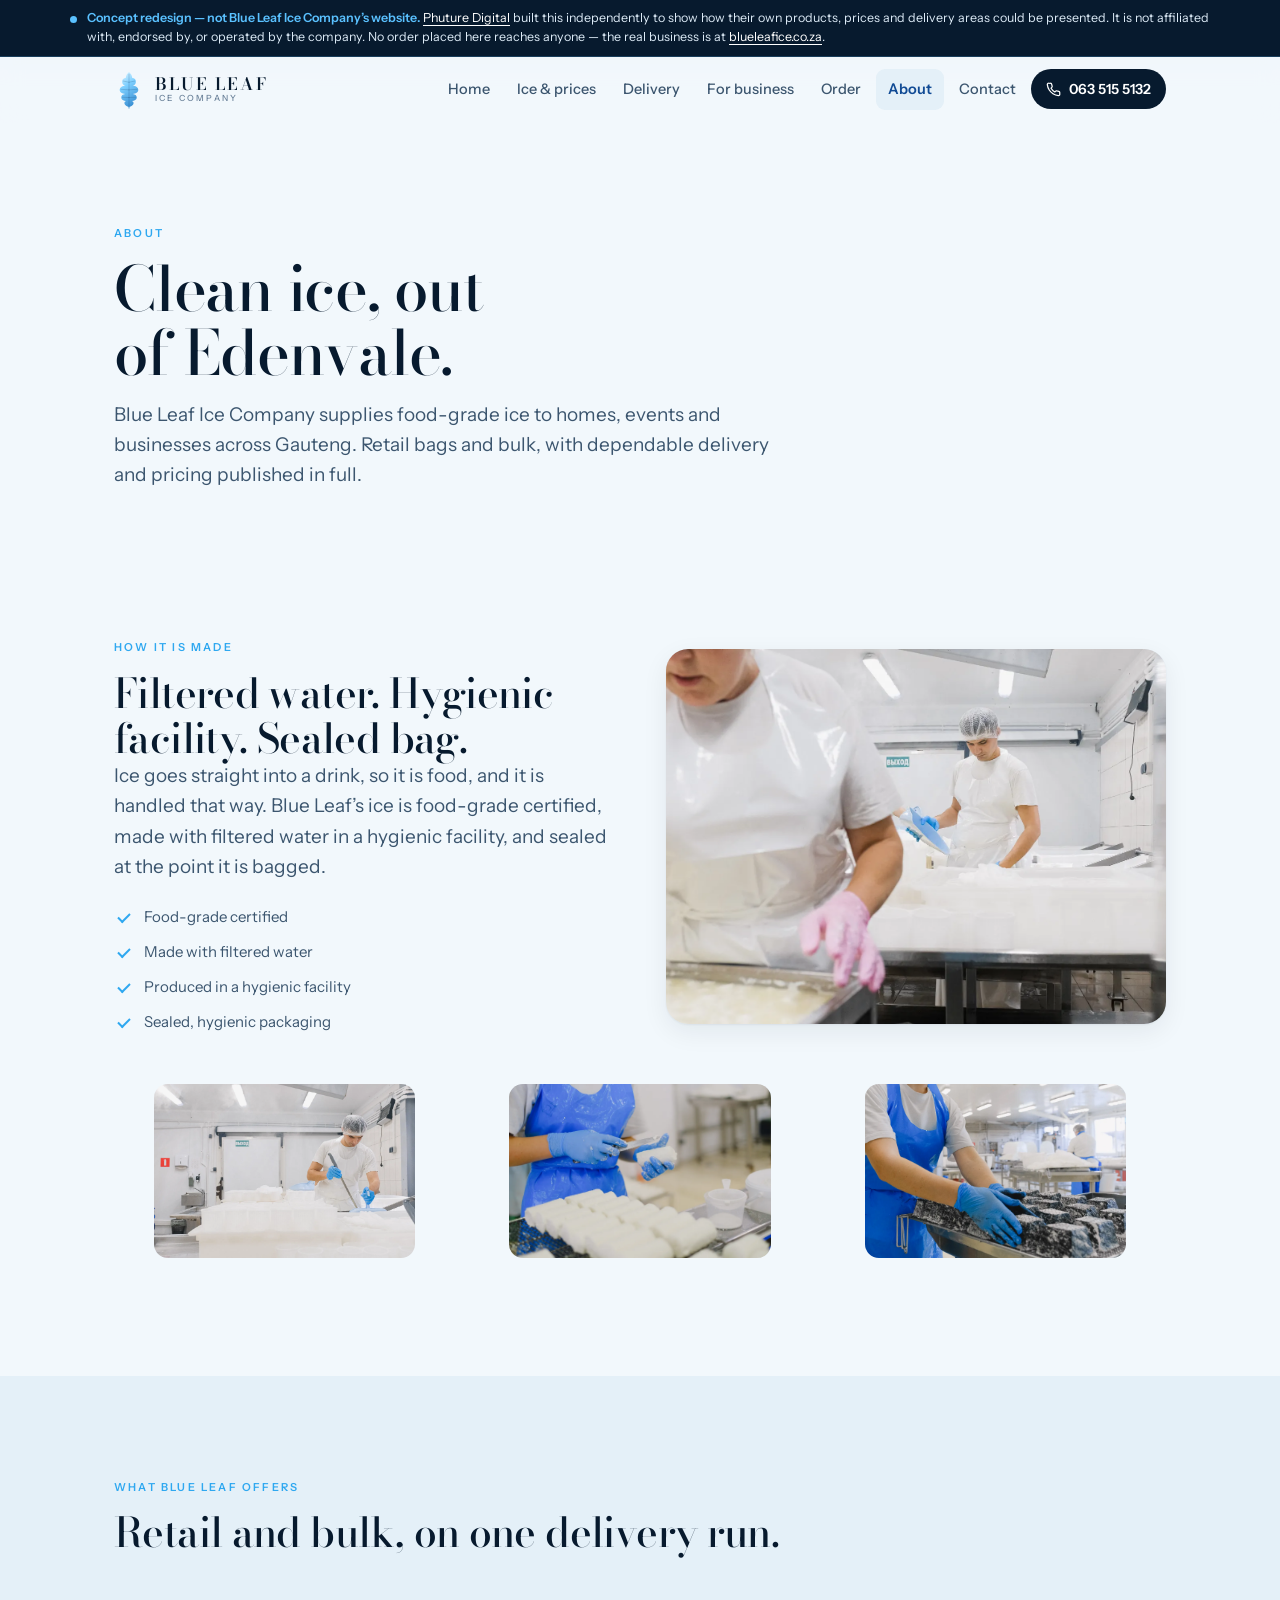
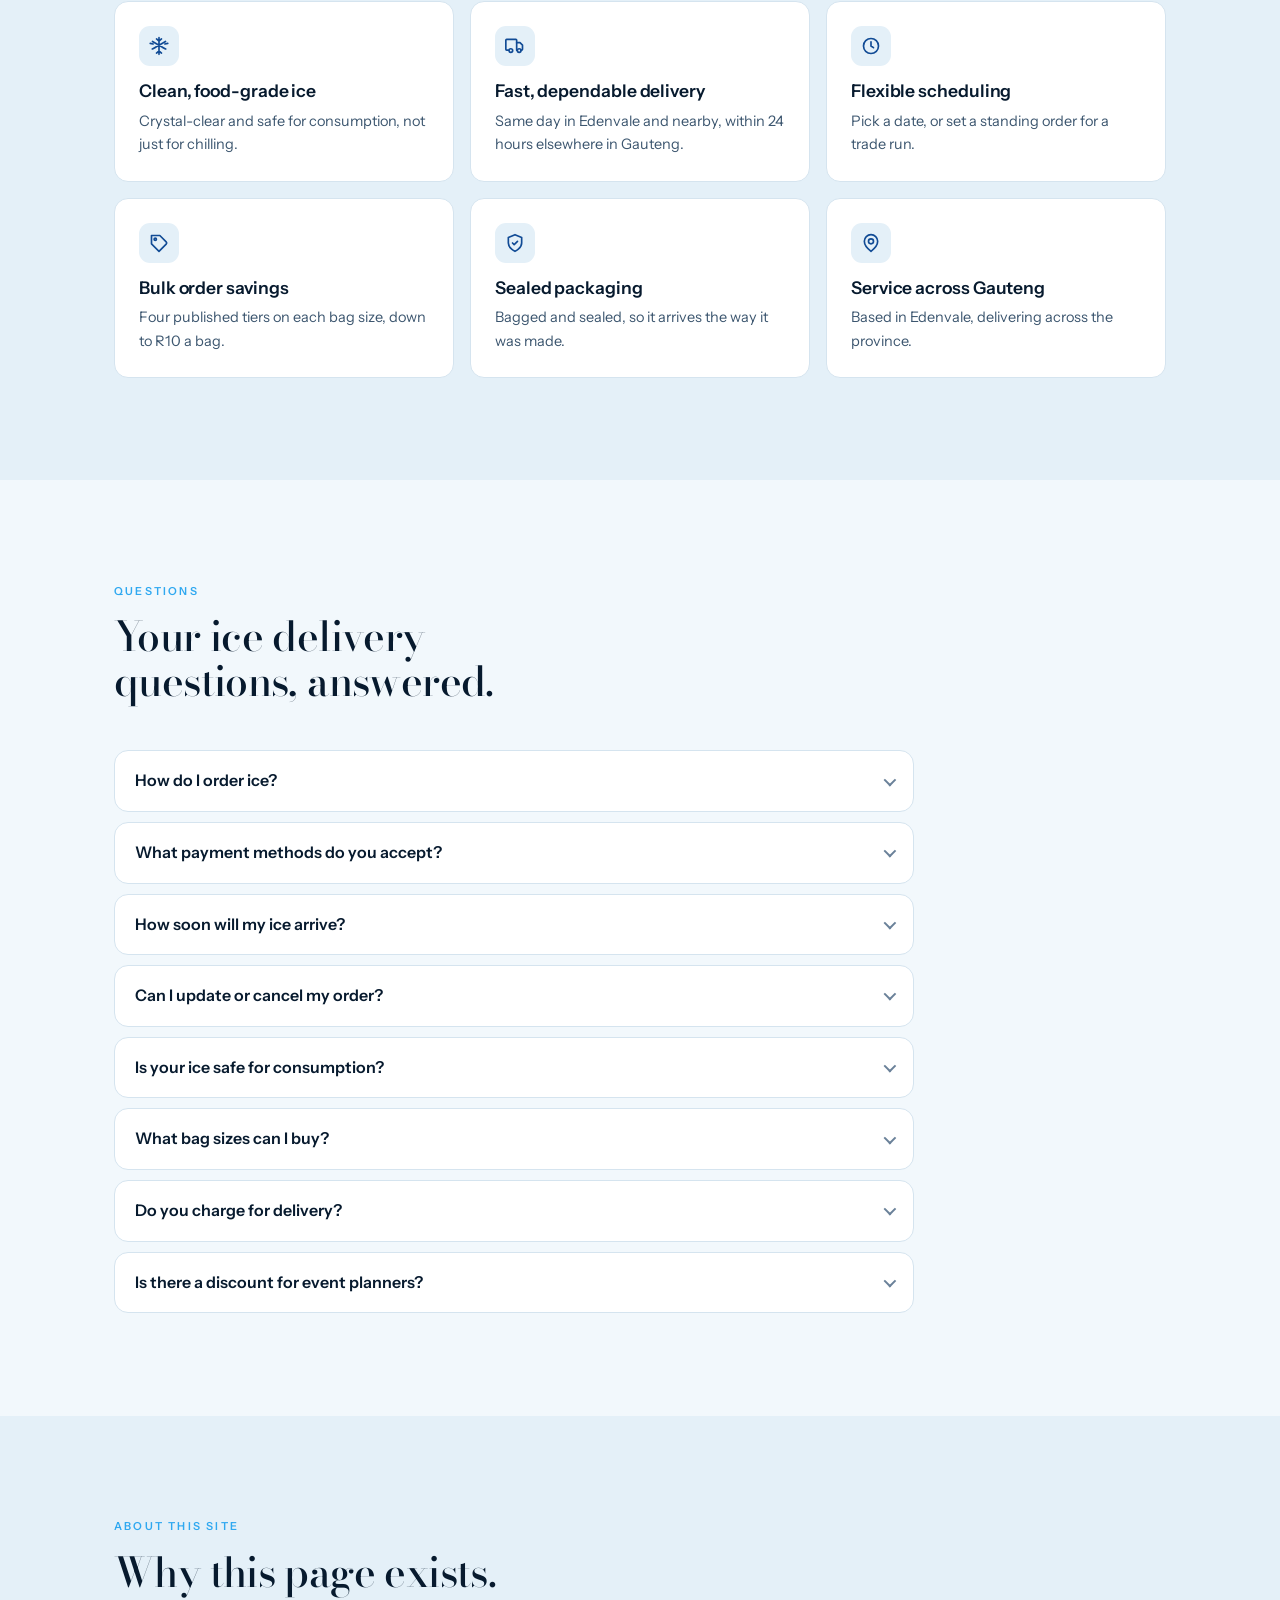
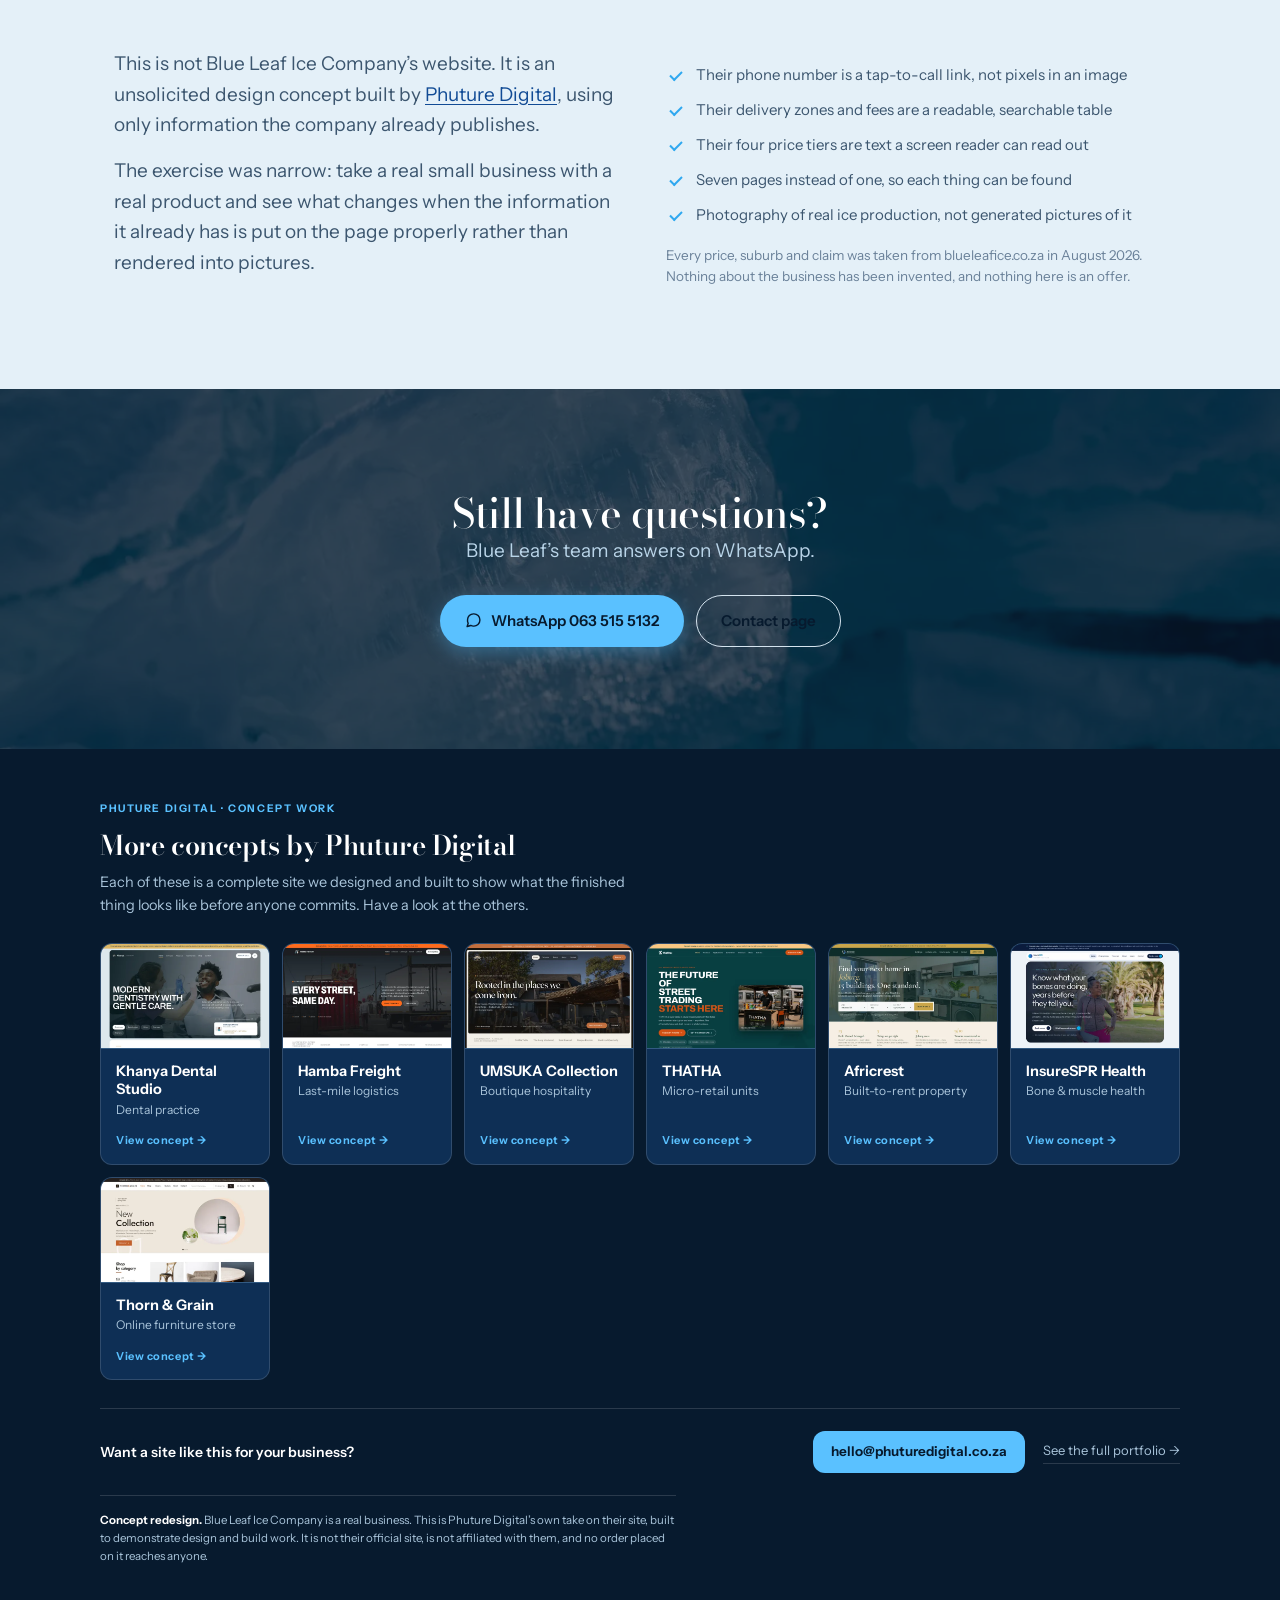
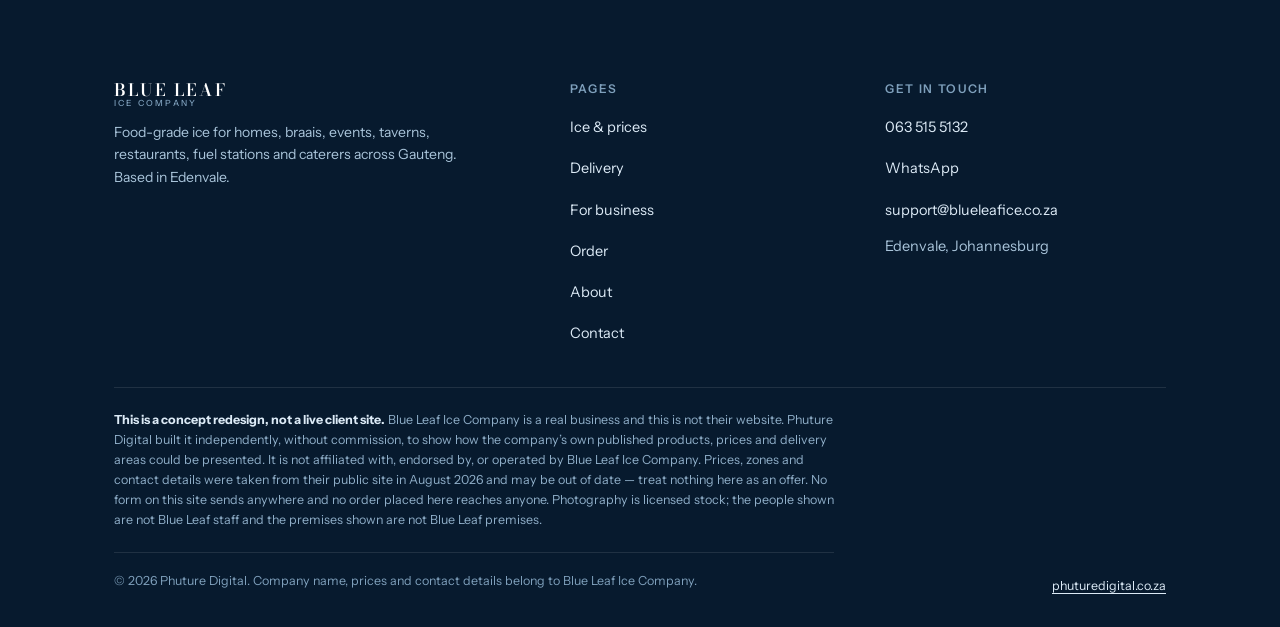
<file: about.html>
<!doctype html>
<html lang="en-ZA">
<head>
<meta charset="utf-8">
<meta name="viewport" content="width=device-width, initial-scale=1">
<title>About and FAQ — Blue Leaf Ice concept by Phuture Digital</title>
<meta name="description" content="How Blue Leaf makes food-grade ice in Edenvale, and answers to common delivery questions. Concept redesign by Phuture Digital.">
<meta name="robots" content="noindex, nofollow">
<meta name="author" content="Phuture Digital">
<meta property="og:type" content="website">
<meta property="og:site_name" content="Blue Leaf Ice Company (concept redesign)">
<meta property="og:locale" content="en_ZA">
<meta property="og:title" content="About and FAQ — Blue Leaf Ice concept by Phuture Digital">
<meta property="og:description" content="How Blue Leaf makes food-grade ice in Edenvale, and answers to common delivery questions. Concept redesign by Phuture Digital.">
<meta property="og:image" content="assets/hero.webp">
<meta name="twitter:card" content="summary_large_image">
<meta name="theme-color" content="#071A2E">
<link rel="icon" href="assets/favicon.svg" type="image/svg+xml">
<link rel="preconnect" href="https://fonts.googleapis.com">
<link rel="preconnect" href="https://fonts.gstatic.com" crossorigin>
<link rel="stylesheet" href="https://fonts.googleapis.com/css2?family=Bodoni+Moda:opsz,wght@6..96,500;6..96,600&family=Instrument+Sans:wght@400;500;600;700&display=swap">
<link rel="stylesheet" href="styles.css">
<!-- Stamp `.js` BEFORE first paint. A deferred script cannot do this without a
     flash of content: the stylesheet blocks rendering and the script does not. -->
<script>document.documentElement.className += ' js';</script>
</head>
<body>
<!-- ============================================================
     GENERATED FILE — do not edit here.
     Source: tools/content/about.html + tools/chrome.mjs
     Rebuild: node tools/build-pages.mjs
     ============================================================ -->
<a class="skip" href="#main">Skip to content</a>

<!-- icons:start -->
<svg class="vh" aria-hidden="true" focusable="false" xmlns="http://www.w3.org/2000/svg">
  <symbol id="i-phone" viewBox="0 0 24 24" fill="none" stroke="currentColor" stroke-width="2" stroke-linecap="round" stroke-linejoin="round"><path d="M22 16.9v3a2 2 0 0 1-2.2 2 19.8 19.8 0 0 1-8.6-3.1 19.5 19.5 0 0 1-6-6A19.8 19.8 0 0 1 2.1 4.2 2 2 0 0 1 4.1 2h3a2 2 0 0 1 2 1.7c.1 1 .4 1.9.7 2.8a2 2 0 0 1-.5 2.1L8.1 9.9a16 16 0 0 0 6 6l1.3-1.3a2 2 0 0 1 2.1-.4c.9.3 1.8.6 2.8.7a2 2 0 0 1 1.7 2Z"/></symbol>
  <symbol id="i-chat" viewBox="0 0 24 24" fill="none" stroke="currentColor" stroke-width="2" stroke-linecap="round" stroke-linejoin="round"><path d="M21 11.5a8.4 8.4 0 0 1-9 8.4 8.5 8.5 0 0 1-3.9-.9L3 20.5l1.5-4.6A8.4 8.4 0 0 1 3.6 11 8.4 8.4 0 0 1 12 2.6h.5A8.4 8.4 0 0 1 21 11Z"/></symbol>
  <symbol id="i-mail" viewBox="0 0 24 24" fill="none" stroke="currentColor" stroke-width="2" stroke-linecap="round" stroke-linejoin="round"><rect x="2" y="4" width="20" height="16" rx="2"/><path d="m22 7-10 6L2 7"/></symbol>
  <symbol id="i-pin" viewBox="0 0 24 24" fill="none" stroke="currentColor" stroke-width="2" stroke-linecap="round" stroke-linejoin="round"><path d="M20 10c0 6-8 12-8 12s-8-6-8-12a8 8 0 0 1 16 0Z"/><circle cx="12" cy="10" r="3"/></symbol>
  <symbol id="i-clock" viewBox="0 0 24 24" fill="none" stroke="currentColor" stroke-width="2" stroke-linecap="round" stroke-linejoin="round"><circle cx="12" cy="12" r="9"/><path d="M12 7v5l3 2"/></symbol>
  <symbol id="i-truck" viewBox="0 0 24 24" fill="none" stroke="currentColor" stroke-width="2" stroke-linecap="round" stroke-linejoin="round"><path d="M14 17V5a1 1 0 0 0-1-1H2a1 1 0 0 0-1 1v11a1 1 0 0 0 1 1h2"/><path d="M14 8h4l3 3v5a1 1 0 0 1-1 1h-1"/><circle cx="7" cy="17.5" r="2.2"/><circle cx="17" cy="17.5" r="2.2"/></symbol>
  <symbol id="i-snow" viewBox="0 0 24 24" fill="none" stroke="currentColor" stroke-width="2" stroke-linecap="round" stroke-linejoin="round"><path d="M12 2v20M4.2 6.5l15.6 9M19.8 6.5l-15.6 9M12 6l3-2.5M12 6 9 3.5M12 18l3 2.5M12 18l-3 2.5M4.9 9.6 1.5 8.9M7.2 14.2l-3.3 1.4M19.1 9.6l3.4-.7M16.8 14.2l3.3 1.4"/></symbol>
  <symbol id="i-shield" viewBox="0 0 24 24" fill="none" stroke="currentColor" stroke-width="2" stroke-linecap="round" stroke-linejoin="round"><path d="M12 22s8-3.6 8-10V5.5L12 2 4 5.5V12c0 6.4 8 10 8 10Z"/><path d="m9 12 2 2 4-4"/></symbol>
  <symbol id="i-tag" viewBox="0 0 24 24" fill="none" stroke="currentColor" stroke-width="2" stroke-linecap="round" stroke-linejoin="round"><path d="M20.6 13.4 12 22l-9-9V3h10l7.6 7.6a2 2 0 0 1 0 2.8Z"/><circle cx="7.5" cy="7.5" r="1.4"/></symbol>
  <symbol id="i-card" viewBox="0 0 24 24" fill="none" stroke="currentColor" stroke-width="2" stroke-linecap="round" stroke-linejoin="round"><rect x="2" y="5" width="20" height="14" rx="2"/><path d="M2 10h20"/></symbol>
  <symbol id="i-info" viewBox="0 0 24 24" fill="none" stroke="currentColor" stroke-width="2" stroke-linecap="round" stroke-linejoin="round"><circle cx="12" cy="12" r="9"/><path d="M12 11v5M12 8h.01"/></symbol>
</svg>
<!-- icons:end -->

<!-- banner:start -->
<div class="concept-banner">
  <div class="inner">
    <span class="dot" aria-hidden="true"></span>
    <p><strong>Concept redesign — not Blue Leaf Ice Company&rsquo;s website.</strong>
    <a href="https://www.phuturedigital.co.za" rel="noopener">Phuture Digital</a> built this independently to show how their own products, prices and delivery areas could be presented. It is not affiliated with, endorsed by, or operated by the company. No order placed here reaches anyone &mdash; the real business is at
    <a href="https://www.blueleafice.co.za" rel="noopener nofollow">blueleafice.co.za</a>.</p>
  </div>
</div>
<!-- banner:end -->

<!-- nav:start -->
<header class="nav">
  <div class="nav-inner">
    <a class="brand" href="index.html">
      <img class="brand-mark" src="assets/mark.svg" alt="" width="30" height="41">
      <span class="brand-type">
        <span class="brand-name">Blue Leaf</span>
        <span class="brand-sub">Ice Company</span>
      </span>
    </a>
    <button class="nav-toggle" type="button" aria-expanded="false" aria-controls="nav-links">Menu</button>
    <nav class="nav-links" id="nav-links" aria-label="Main">
      <a href="index.html">Home</a>
      <a href="products.html">Ice & prices</a>
      <a href="delivery.html">Delivery</a>
      <a href="business.html">For business</a>
      <a href="order.html">Order</a>
      <a href="about.html" aria-current="page">About</a>
      <a href="contact.html">Contact</a>
      <a class="nav-call" href="tel:+27635155132">
        <svg aria-hidden="true"><use href="#i-phone"></use></svg>063 515 5132
      </a>
    </nav>
  </div>
</header>
<!-- nav:end -->

<main id="main">
<section class="band" style="padding-bottom:0">
  <div class="wrap">
    <div class="sec-head">
      <p class="eyebrow">About</p>
      <h1 class="h-xl">Clean ice, out of Edenvale.</h1>
      <p class="lede">Blue Leaf Ice Company supplies food-grade ice to homes, events and businesses across Gauteng. Retail bags and bulk, with dependable delivery and pricing published in full.</p>
    </div>
  </div>
</section>

<!-- ================================================================ PROCESS -->
<section class="band">
  <div class="wrap">
    <div class="split">
      <div>
        <p class="eyebrow">How it is made</p>
        <h2 class="h-lg">Filtered water. Hygienic facility. Sealed bag.</h2>
        <p class="lede">Ice goes straight into a drink, so it is food, and it is handled that way. Blue Leaf&rsquo;s ice is food-grade certified, made with filtered water in a hygienic facility, and sealed at the point it is bagged.</p>
        <ul class="ticks">
          <li>Food-grade certified</li>
          <li>Made with filtered water</li>
          <li>Produced in a hygienic facility</li>
          <li>Sealed, hygienic packaging</li>
        </ul>
      </div>
      <div class="split-figure reveal">
        <img src="assets/purity.webp" alt="A worker in whites and a hairnet smoothing a clean bed of ice." width="1400" height="933" loading="lazy" decoding="async">
      </div>
    </div>

    <div class="proof">
      <figure class="proof-figure reveal">
        <img src="assets/facility.webp" alt="A worker in a hairnet and gloves working over a bed of ice in a cold room." width="1600" height="1067" loading="lazy" decoding="async">
      </figure>
      <figure class="proof-figure reveal reveal-d1">
        <img src="assets/gloves.webp" alt="Gloved hands moving trays of ice cubes." width="1200" height="800" loading="lazy" decoding="async">
      </figure>
      <figure class="proof-figure reveal reveal-d2">
        <img src="assets/machine.webp" alt="Ice trays being worked on a stainless production line." width="1400" height="933" loading="lazy" decoding="async">
      </figure>
    </div>
  </div>
</section>

<!-- ================================================================== WHAT -->
<section class="band alt" aria-labelledby="what-h">
  <div class="wrap">
    <div class="sec-head reveal">
      <p class="eyebrow">What Blue Leaf offers</p>
      <h2 class="h-lg" id="what-h">Retail and bulk, on one delivery run.</h2>
    </div>
    <div class="cards cards-3up">
      <div class="card reveal">
        <span class="card-icon"><svg aria-hidden="true"><use href="#i-snow"></use></svg></span>
        <h3>Clean, food-grade ice</h3>
        <p>Crystal-clear and safe for consumption, not just for chilling.</p>
      </div>
      <div class="card reveal reveal-d1">
        <span class="card-icon"><svg aria-hidden="true"><use href="#i-truck"></use></svg></span>
        <h3>Fast, dependable delivery</h3>
        <p>Same day in Edenvale and nearby, within 24 hours elsewhere in Gauteng.</p>
      </div>
      <div class="card reveal reveal-d2">
        <span class="card-icon"><svg aria-hidden="true"><use href="#i-clock"></use></svg></span>
        <h3>Flexible scheduling</h3>
        <p>Pick a date, or set a standing order for a trade run.</p>
      </div>
      <div class="card reveal">
        <span class="card-icon"><svg aria-hidden="true"><use href="#i-tag"></use></svg></span>
        <h3>Bulk order savings</h3>
        <p>Four published tiers on each bag size, down to R10 a bag.</p>
      </div>
      <div class="card reveal reveal-d1">
        <span class="card-icon"><svg aria-hidden="true"><use href="#i-shield"></use></svg></span>
        <h3>Sealed packaging</h3>
        <p>Bagged and sealed, so it arrives the way it was made.</p>
      </div>
      <div class="card reveal reveal-d2">
        <span class="card-icon"><svg aria-hidden="true"><use href="#i-pin"></use></svg></span>
        <h3>Service across Gauteng</h3>
        <p>Based in Edenvale, delivering across the province.</p>
      </div>
    </div>
  </div>
</section>

<!-- =================================================================== FAQ -->
<section class="band" aria-labelledby="faq-h">
  <div class="wrap">
    <div class="sec-head reveal">
      <p class="eyebrow">Questions</p>
      <h2 class="h-lg" id="faq-h">Your ice delivery questions, answered.</h2>
    </div>

    <div class="faq reveal">
      <details>
        <summary>How do I order ice?</summary>
        <p class="a">Order online or call. Choose your bag size, delivery area and date, and Blue Leaf confirms and arranges the delivery.</p>
      </details>
      <details>
        <summary>What payment methods do you accept?</summary>
        <p class="a">EFT, credit card, or cash on delivery. Secure online payment links are available.</p>
      </details>
      <details>
        <summary>How soon will my ice arrive?</summary>
        <p class="a">Same-day delivery in Edenvale and nearby. Other areas are delivered within 24 hours.</p>
      </details>
      <details>
        <summary>Can I update or cancel my order?</summary>
        <p class="a">Yes. Contact Blue Leaf before dispatch to change or cancel an order.</p>
      </details>
      <details>
        <summary>Is your ice safe for consumption?</summary>
        <p class="a">Yes. The ice is food-grade certified and made with filtered water in a hygienic facility.</p>
      </details>
      <details>
        <summary>What bag sizes can I buy?</summary>
        <p class="a">2&nbsp;kg or 3&nbsp;kg. Order any quantity, from a single bag to bulk. <a href="products.html">See the tiers</a>.</p>
      </details>
      <details>
        <summary>Do you charge for delivery?</summary>
        <p class="a">Free in Zone 0 on orders of five bags or more, R50 flat in Zone 1 and R100 flat in Zone 2. Beyond 20&nbsp;km from Edenvale it is quoted per trip from R150. <a href="delivery.html">Check your suburb</a>.</p>
      </details>
      <details>
        <summary>Is there a discount for event planners?</summary>
        <p class="a">Yes. Blue Leaf offers event planners a discounted rate on top of the published bulk tiers. <a href="business.html">More for trade buyers</a>.</p>
      </details>
    </div>
  </div>
</section>

<!-- =============================================================== CONCEPT -->
<section class="band alt" aria-labelledby="concept-h">
  <div class="wrap">
    <div class="sec-head reveal">
      <p class="eyebrow">About this site</p>
      <h2 class="h-lg" id="concept-h">Why this page exists.</h2>
    </div>
    <div class="split">
      <div>
        <p class="lede">This is not Blue Leaf Ice Company&rsquo;s website. It is an unsolicited design concept built by <a href="https://www.phuturedigital.co.za" rel="noopener">Phuture Digital</a>, using only information the company already publishes.</p>
        <p class="lede" style="margin-top:16px">The exercise was narrow: take a real small business with a real product and see what changes when the information it already has is put on the page properly rather than rendered into pictures.</p>
      </div>
      <div>
        <ul class="ticks">
          <li>Their phone number is a tap-to-call link, not pixels in an image</li>
          <li>Their delivery zones and fees are a readable, searchable table</li>
          <li>Their four price tiers are text a screen reader can read out</li>
          <li>Seven pages instead of one, so each thing can be found</li>
          <li>Photography of real ice production, not generated pictures of it</li>
        </ul>
        <p class="small" style="margin-top:18px">Every price, suburb and claim was taken from blueleafice.co.za in August 2026. Nothing about the business has been invented, and nothing here is an offer.</p>
      </div>
    </div>
  </div>
</section>

<section class="band cta-band">
  <div class="band-bg" aria-hidden="true">
    <img src="assets/texture.webp" alt="" width="1600" height="1067" loading="lazy" decoding="async">
  </div>
  <div class="wrap">
    <h2 class="h-lg">Still have questions?</h2>
    <p class="lede">Blue Leaf&rsquo;s team answers on WhatsApp.</p>
    <div class="btn-row">
      <a class="btn btn-ice" href="https://wa.me/27635155132" rel="noopener">
        <svg aria-hidden="true"><use href="#i-chat"></use></svg>WhatsApp 063 515 5132
      </a>
      <a class="btn btn-ghost" href="contact.html">Contact page</a>
    </div>
  </div>
</section>
</main>

<!-- pd-network:start -->
<section class="pd-network" aria-labelledby="pd-network-title">
  <div class="pd-network-inner">
    <p class="pd-network-eyebrow">Phuture Digital &middot; Concept work</p>
    <h2 class="pd-network-title" id="pd-network-title">More concepts by Phuture Digital</h2>
    <p class="pd-network-lede">Each of these is a complete site we designed and built to show what the finished thing looks like before anyone commits. Have a look at the others.</p>
    <ul class="pd-network-grid">
        <li class="pd-network-card">
          <a href="https://khanya-concept.phuturedigital.co.za">
            <img class="pd-network-thumb" src="/pd-concepts/khanya.webp" alt=""
                 width="640" height="400" loading="lazy" decoding="async">
            <span class="pd-network-body">
              <span class="pd-network-name">Khanya Dental Studio</span>
              <span class="pd-network-sector">Dental practice</span>
              <span class="pd-network-go">View concept &rarr;</span>
            </span>
          </a>
        </li>
        <li class="pd-network-card">
          <a href="https://hamba-concept.phuturedigital.co.za">
            <img class="pd-network-thumb" src="/pd-concepts/hamba.webp" alt=""
                 width="640" height="400" loading="lazy" decoding="async">
            <span class="pd-network-body">
              <span class="pd-network-name">Hamba Freight</span>
              <span class="pd-network-sector">Last-mile logistics</span>
              <span class="pd-network-go">View concept &rarr;</span>
            </span>
          </a>
        </li>
        <li class="pd-network-card">
          <a href="https://umsuka-concept.phuturedigital.co.za">
            <img class="pd-network-thumb" src="/pd-concepts/umsuka.webp" alt=""
                 width="640" height="400" loading="lazy" decoding="async">
            <span class="pd-network-body">
              <span class="pd-network-name">UMSUKA Collection</span>
              <span class="pd-network-sector">Boutique hospitality</span>
              <span class="pd-network-go">View concept &rarr;</span>
            </span>
          </a>
        </li>
        <li class="pd-network-card">
          <a href="https://thatha-concept.phuturedigital.co.za">
            <img class="pd-network-thumb" src="/pd-concepts/thatha.webp" alt=""
                 width="640" height="400" loading="lazy" decoding="async">
            <span class="pd-network-body">
              <span class="pd-network-name">THATHA</span>
              <span class="pd-network-sector">Micro-retail units</span>
              <span class="pd-network-go">View concept &rarr;</span>
            </span>
          </a>
        </li>
        <li class="pd-network-card">
          <a href="https://africrest-concept.phuturedigital.co.za">
            <img class="pd-network-thumb" src="/pd-concepts/africrest.webp" alt=""
                 width="640" height="400" loading="lazy" decoding="async">
            <span class="pd-network-body">
              <span class="pd-network-name">Africrest</span>
              <span class="pd-network-sector">Built-to-rent property</span>
              <span class="pd-network-go">View concept &rarr;</span>
            </span>
          </a>
        </li>
        <li class="pd-network-card">
          <a href="https://insurespr-concept.phuturedigital.co.za">
            <img class="pd-network-thumb" src="/pd-concepts/insurespr.webp" alt=""
                 width="640" height="400" loading="lazy" decoding="async">
            <span class="pd-network-body">
              <span class="pd-network-name">InsureSPR Health</span>
              <span class="pd-network-sector">Bone &amp; muscle health</span>
              <span class="pd-network-go">View concept &rarr;</span>
            </span>
          </a>
        </li>
        <li class="pd-network-card">
          <a href="https://thorn-grain-concept.phuturedigital.co.za">
            <img class="pd-network-thumb" src="/pd-concepts/thorn-grain.webp" alt=""
                 width="640" height="400" loading="lazy" decoding="async">
            <span class="pd-network-body">
              <span class="pd-network-name">Thorn &amp; Grain</span>
              <span class="pd-network-sector">Online furniture store</span>
              <span class="pd-network-go">View concept &rarr;</span>
            </span>
          </a>
        </li>
    </ul>
    <div class="pd-network-cta">
      <p>Want a site like this for your business?</p>
      <a class="pd-network-btn" href="mailto:hello@phuturedigital.co.za">hello@phuturedigital.co.za</a>
      <a class="pd-network-link" href="https://www.phuturedigital.co.za/portfolio" rel="noopener">See the full portfolio &rarr;</a>
    </div>
    <p class="pd-network-mark"><strong>Concept redesign.</strong> Blue Leaf Ice Company is a real business. This is Phuture Digital&rsquo;s own take on their site, built to demonstrate design and build work. It is not their official site, is not affiliated with them, and no order placed on it reaches anyone.</p>
  </div>
</section>
<!-- pd-network:end -->

<!-- footer:start -->
<footer class="foot">
  <div class="wrap">
    <div class="foot-top">
      <div class="foot-brand">
        <span class="brand-name">Blue Leaf</span>
        <span class="brand-sub">Ice Company</span>
        <p>Food-grade ice for homes, braais, events, taverns, restaurants, fuel stations and caterers across Gauteng. Based in Edenvale.</p>
      </div>
      <div>
        <h4>Pages</h4>
        <ul>
          <li><a href="products.html">Ice & prices</a></li>
          <li><a href="delivery.html">Delivery</a></li>
          <li><a href="business.html">For business</a></li>
          <li><a href="order.html">Order</a></li>
          <li><a href="about.html">About</a></li>
          <li><a href="contact.html">Contact</a></li>
        </ul>
      </div>
      <div>
        <h4>Get in touch</h4>
        <ul>
          <li><a href="tel:+27635155132">063 515 5132</a></li>
          <li><a href="https://wa.me/27635155132" rel="noopener">WhatsApp</a></li>
          <li><a href="mailto:support@blueleafice.co.za">support@blueleafice.co.za</a></li>
          <li>Edenvale, Johannesburg</li>
        </ul>
      </div>
    </div>

    <div class="concept-note">
      <strong>This is a concept redesign, not a live client site.</strong>
      Blue Leaf Ice Company is a real business and this is not their website. Phuture Digital built it independently, without commission, to show how the company&rsquo;s own published products, prices and delivery areas could be presented. It is not affiliated with, endorsed by, or operated by Blue Leaf Ice Company. Prices, zones and contact details were taken from their public site in August 2026 and may be out of date &mdash; treat nothing here as an offer. No form on this site sends anywhere and no order placed here reaches anyone. Photography is licensed stock; the people shown are not Blue Leaf staff and the premises shown are not Blue Leaf premises.
    </div>

    <div class="foot-bottom">
      <span>&copy; 2026 Phuture Digital. Company name, prices and contact details belong to Blue Leaf Ice Company.</span>
      <span><a href="https://www.phuturedigital.co.za" rel="noopener">phuturedigital.co.za</a></span>
    </div>
  </div>
</footer>
<!-- footer:end -->

<script src="site.js"></script>
</body>
</html>
</file>
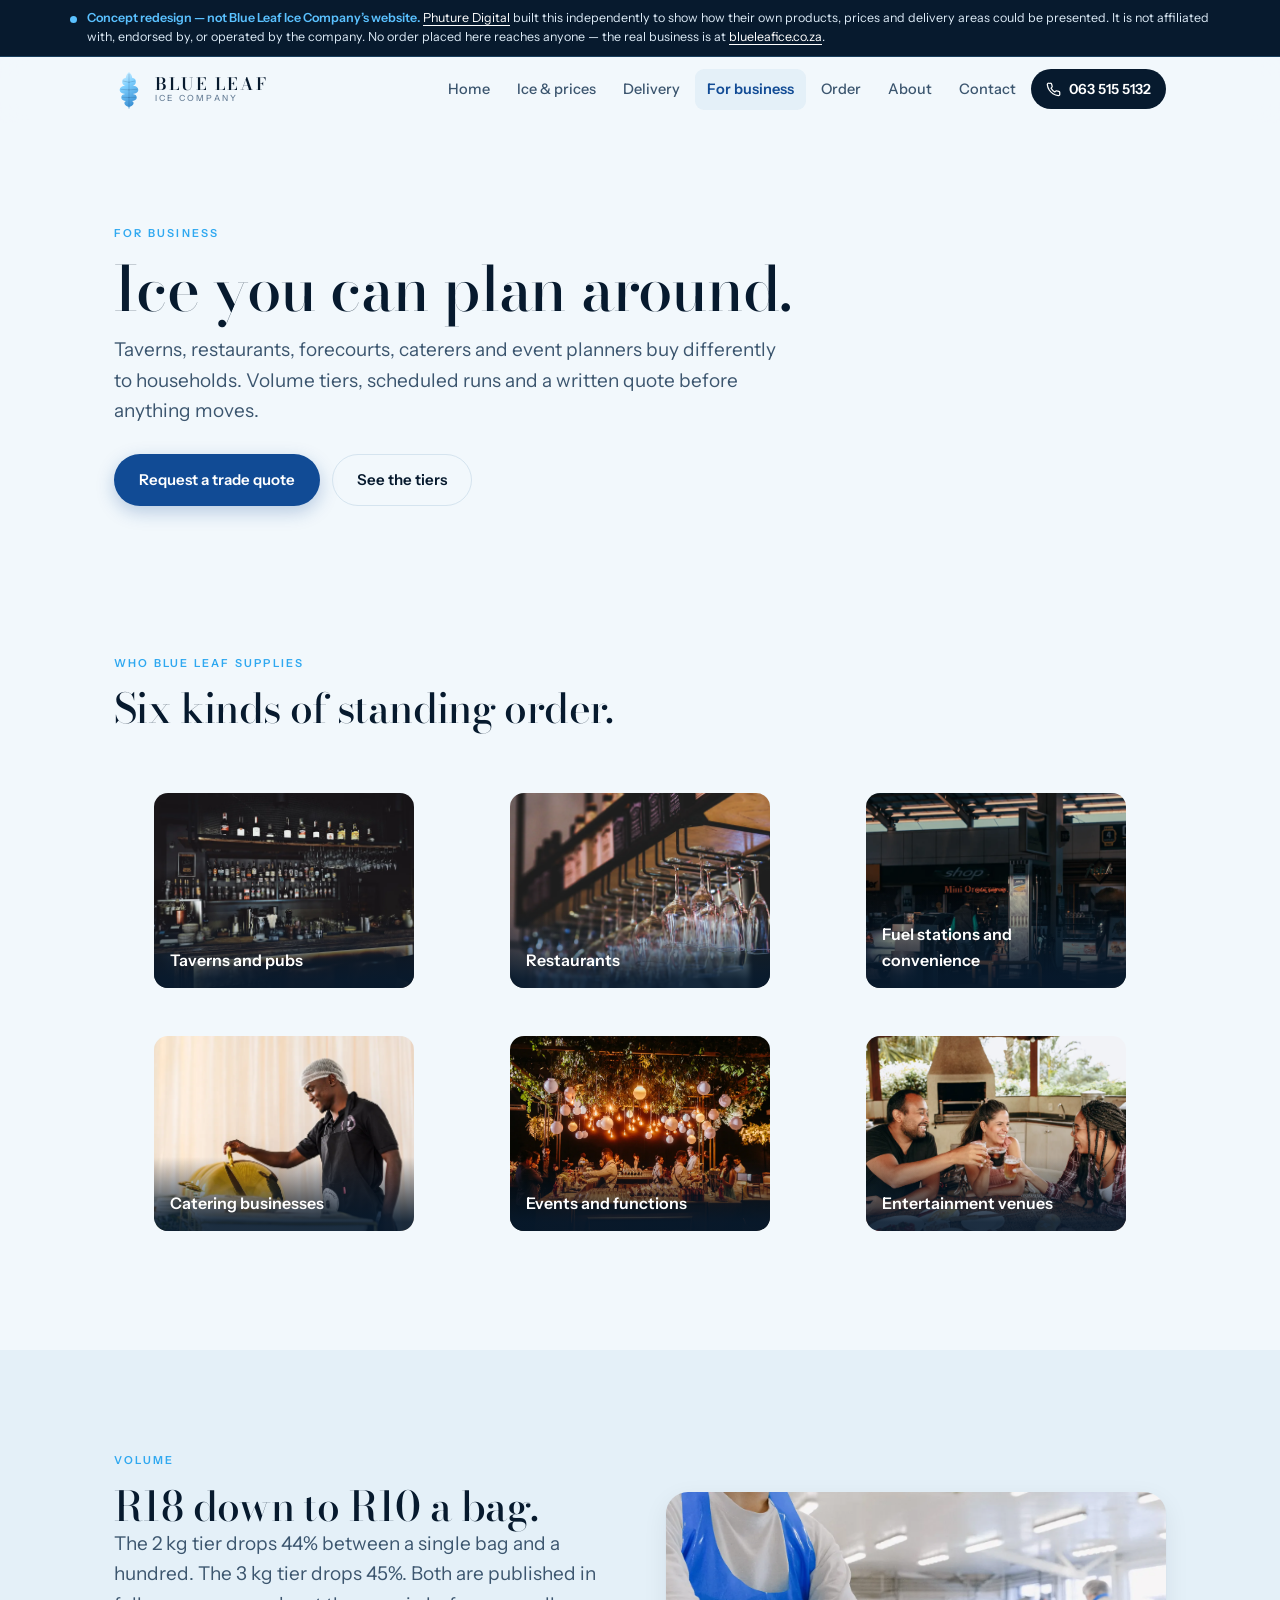
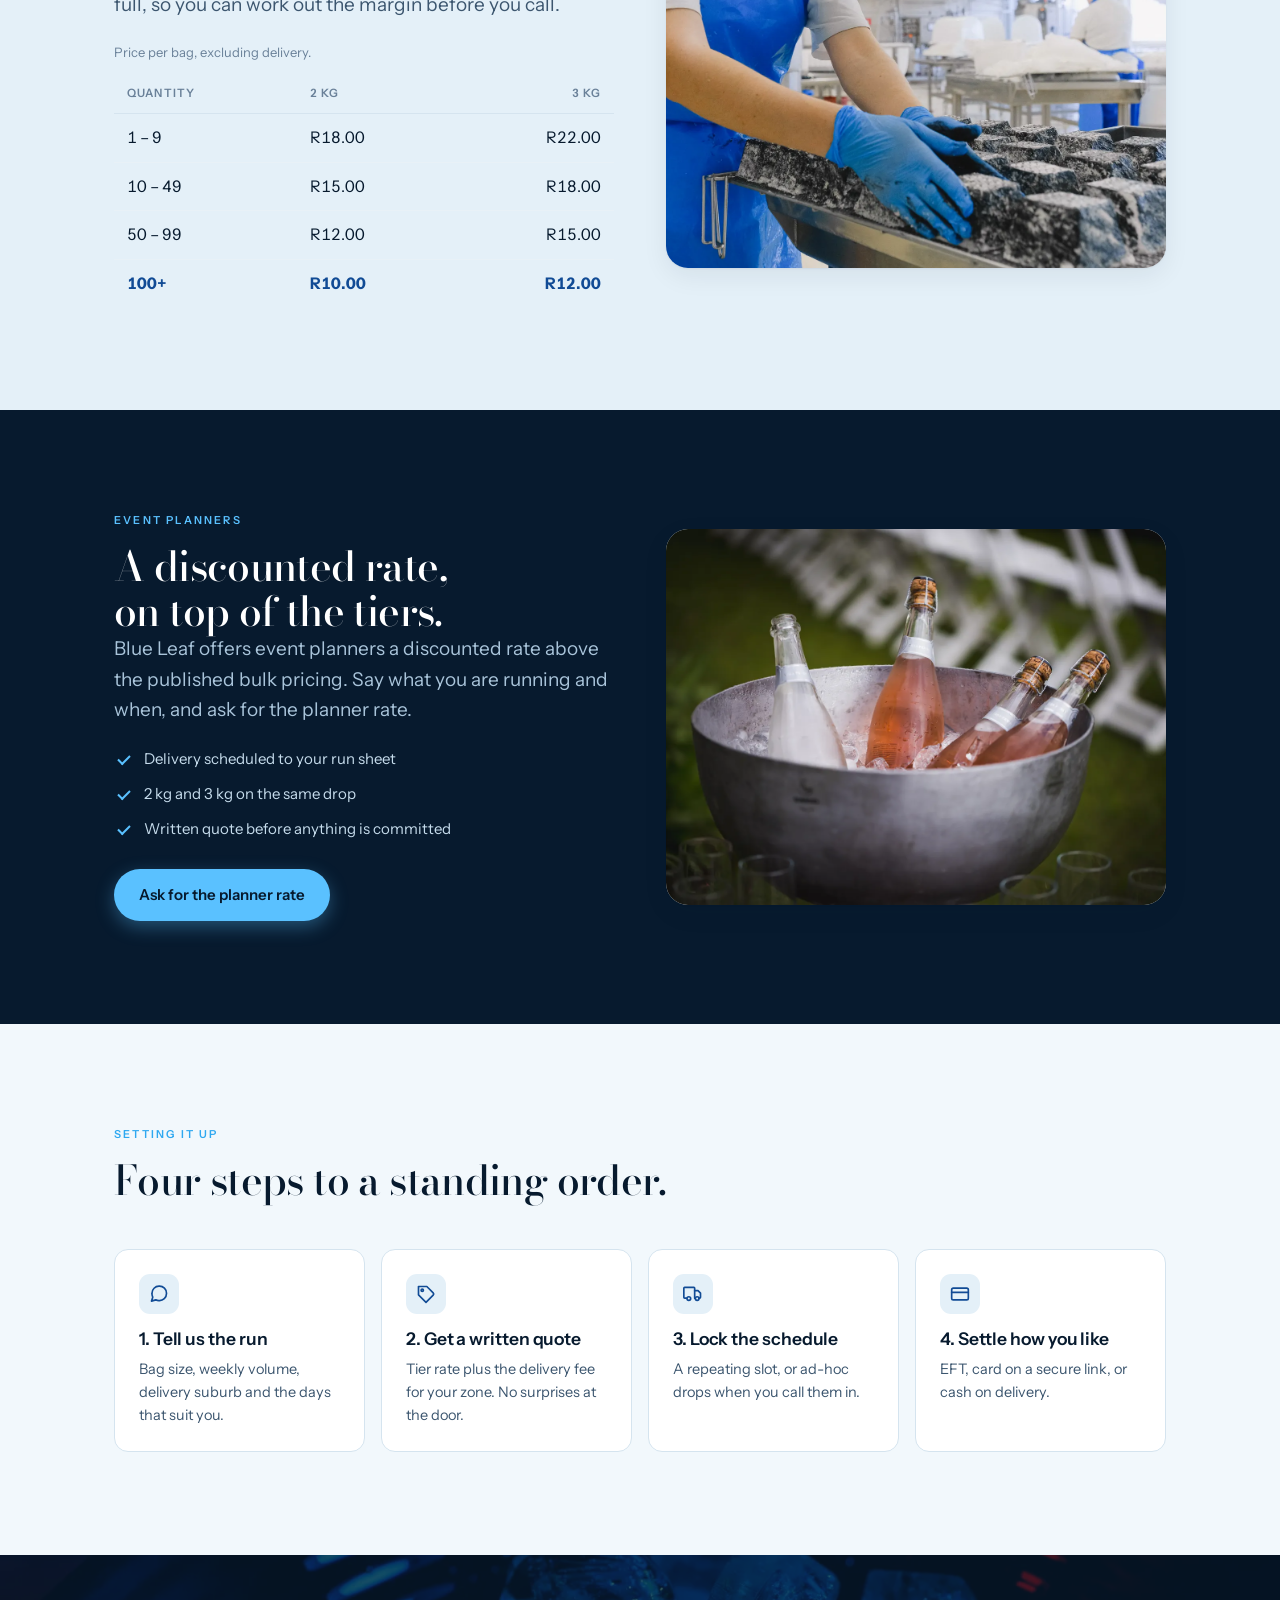
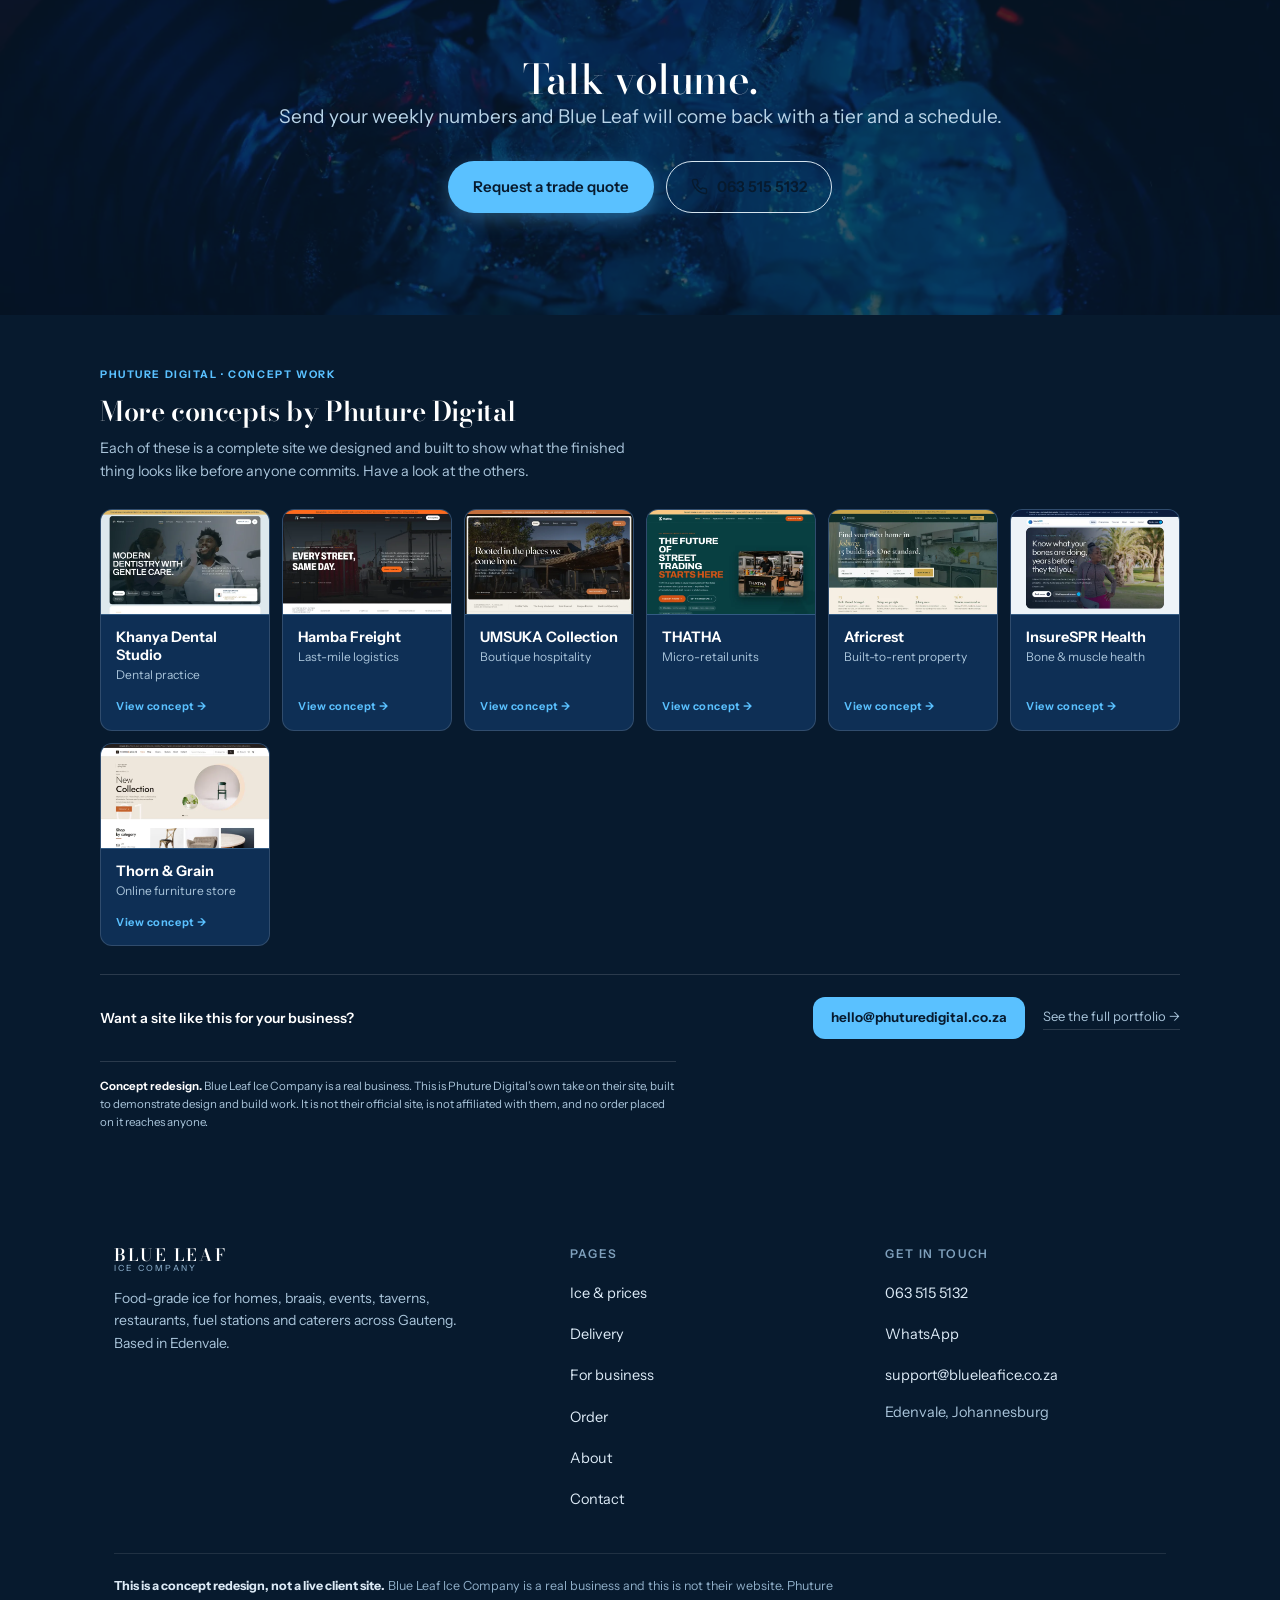
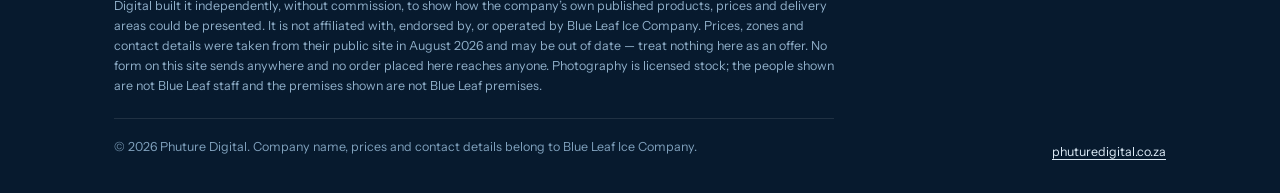
<file: business.html>
<!doctype html>
<html lang="en-ZA">
<head>
<meta charset="utf-8">
<meta name="viewport" content="width=device-width, initial-scale=1">
<title>Taverns, restaurants and events — Blue Leaf Ice concept by Phuture Digital</title>
<meta name="description" content="Standing ice orders for taverns, restaurants, fuel stations, caterers and event planners in Gauteng. Concept redesign by Phuture Digital.">
<meta name="robots" content="noindex, nofollow">
<meta name="author" content="Phuture Digital">
<meta property="og:type" content="website">
<meta property="og:site_name" content="Blue Leaf Ice Company (concept redesign)">
<meta property="og:locale" content="en_ZA">
<meta property="og:title" content="Taverns, restaurants and events — Blue Leaf Ice concept by Phuture Digital">
<meta property="og:description" content="Standing ice orders for taverns, restaurants, fuel stations, caterers and event planners in Gauteng. Concept redesign by Phuture Digital.">
<meta property="og:image" content="assets/hero.webp">
<meta name="twitter:card" content="summary_large_image">
<meta name="theme-color" content="#071A2E">
<link rel="icon" href="assets/favicon.svg" type="image/svg+xml">
<link rel="preconnect" href="https://fonts.googleapis.com">
<link rel="preconnect" href="https://fonts.gstatic.com" crossorigin>
<link rel="stylesheet" href="https://fonts.googleapis.com/css2?family=Bodoni+Moda:opsz,wght@6..96,500;6..96,600&family=Instrument+Sans:wght@400;500;600;700&display=swap">
<link rel="stylesheet" href="styles.css">
<!-- Stamp `.js` BEFORE first paint. A deferred script cannot do this without a
     flash of content: the stylesheet blocks rendering and the script does not. -->
<script>document.documentElement.className += ' js';</script>
</head>
<body>
<!-- ============================================================
     GENERATED FILE — do not edit here.
     Source: tools/content/business.html + tools/chrome.mjs
     Rebuild: node tools/build-pages.mjs
     ============================================================ -->
<a class="skip" href="#main">Skip to content</a>

<!-- icons:start -->
<svg class="vh" aria-hidden="true" focusable="false" xmlns="http://www.w3.org/2000/svg">
  <symbol id="i-phone" viewBox="0 0 24 24" fill="none" stroke="currentColor" stroke-width="2" stroke-linecap="round" stroke-linejoin="round"><path d="M22 16.9v3a2 2 0 0 1-2.2 2 19.8 19.8 0 0 1-8.6-3.1 19.5 19.5 0 0 1-6-6A19.8 19.8 0 0 1 2.1 4.2 2 2 0 0 1 4.1 2h3a2 2 0 0 1 2 1.7c.1 1 .4 1.9.7 2.8a2 2 0 0 1-.5 2.1L8.1 9.9a16 16 0 0 0 6 6l1.3-1.3a2 2 0 0 1 2.1-.4c.9.3 1.8.6 2.8.7a2 2 0 0 1 1.7 2Z"/></symbol>
  <symbol id="i-chat" viewBox="0 0 24 24" fill="none" stroke="currentColor" stroke-width="2" stroke-linecap="round" stroke-linejoin="round"><path d="M21 11.5a8.4 8.4 0 0 1-9 8.4 8.5 8.5 0 0 1-3.9-.9L3 20.5l1.5-4.6A8.4 8.4 0 0 1 3.6 11 8.4 8.4 0 0 1 12 2.6h.5A8.4 8.4 0 0 1 21 11Z"/></symbol>
  <symbol id="i-mail" viewBox="0 0 24 24" fill="none" stroke="currentColor" stroke-width="2" stroke-linecap="round" stroke-linejoin="round"><rect x="2" y="4" width="20" height="16" rx="2"/><path d="m22 7-10 6L2 7"/></symbol>
  <symbol id="i-pin" viewBox="0 0 24 24" fill="none" stroke="currentColor" stroke-width="2" stroke-linecap="round" stroke-linejoin="round"><path d="M20 10c0 6-8 12-8 12s-8-6-8-12a8 8 0 0 1 16 0Z"/><circle cx="12" cy="10" r="3"/></symbol>
  <symbol id="i-clock" viewBox="0 0 24 24" fill="none" stroke="currentColor" stroke-width="2" stroke-linecap="round" stroke-linejoin="round"><circle cx="12" cy="12" r="9"/><path d="M12 7v5l3 2"/></symbol>
  <symbol id="i-truck" viewBox="0 0 24 24" fill="none" stroke="currentColor" stroke-width="2" stroke-linecap="round" stroke-linejoin="round"><path d="M14 17V5a1 1 0 0 0-1-1H2a1 1 0 0 0-1 1v11a1 1 0 0 0 1 1h2"/><path d="M14 8h4l3 3v5a1 1 0 0 1-1 1h-1"/><circle cx="7" cy="17.5" r="2.2"/><circle cx="17" cy="17.5" r="2.2"/></symbol>
  <symbol id="i-snow" viewBox="0 0 24 24" fill="none" stroke="currentColor" stroke-width="2" stroke-linecap="round" stroke-linejoin="round"><path d="M12 2v20M4.2 6.5l15.6 9M19.8 6.5l-15.6 9M12 6l3-2.5M12 6 9 3.5M12 18l3 2.5M12 18l-3 2.5M4.9 9.6 1.5 8.9M7.2 14.2l-3.3 1.4M19.1 9.6l3.4-.7M16.8 14.2l3.3 1.4"/></symbol>
  <symbol id="i-shield" viewBox="0 0 24 24" fill="none" stroke="currentColor" stroke-width="2" stroke-linecap="round" stroke-linejoin="round"><path d="M12 22s8-3.6 8-10V5.5L12 2 4 5.5V12c0 6.4 8 10 8 10Z"/><path d="m9 12 2 2 4-4"/></symbol>
  <symbol id="i-tag" viewBox="0 0 24 24" fill="none" stroke="currentColor" stroke-width="2" stroke-linecap="round" stroke-linejoin="round"><path d="M20.6 13.4 12 22l-9-9V3h10l7.6 7.6a2 2 0 0 1 0 2.8Z"/><circle cx="7.5" cy="7.5" r="1.4"/></symbol>
  <symbol id="i-card" viewBox="0 0 24 24" fill="none" stroke="currentColor" stroke-width="2" stroke-linecap="round" stroke-linejoin="round"><rect x="2" y="5" width="20" height="14" rx="2"/><path d="M2 10h20"/></symbol>
  <symbol id="i-info" viewBox="0 0 24 24" fill="none" stroke="currentColor" stroke-width="2" stroke-linecap="round" stroke-linejoin="round"><circle cx="12" cy="12" r="9"/><path d="M12 11v5M12 8h.01"/></symbol>
</svg>
<!-- icons:end -->

<!-- banner:start -->
<div class="concept-banner">
  <div class="inner">
    <span class="dot" aria-hidden="true"></span>
    <p><strong>Concept redesign — not Blue Leaf Ice Company&rsquo;s website.</strong>
    <a href="https://www.phuturedigital.co.za" rel="noopener">Phuture Digital</a> built this independently to show how their own products, prices and delivery areas could be presented. It is not affiliated with, endorsed by, or operated by the company. No order placed here reaches anyone &mdash; the real business is at
    <a href="https://www.blueleafice.co.za" rel="noopener nofollow">blueleafice.co.za</a>.</p>
  </div>
</div>
<!-- banner:end -->

<!-- nav:start -->
<header class="nav">
  <div class="nav-inner">
    <a class="brand" href="index.html">
      <img class="brand-mark" src="assets/mark.svg" alt="" width="30" height="41">
      <span class="brand-type">
        <span class="brand-name">Blue Leaf</span>
        <span class="brand-sub">Ice Company</span>
      </span>
    </a>
    <button class="nav-toggle" type="button" aria-expanded="false" aria-controls="nav-links">Menu</button>
    <nav class="nav-links" id="nav-links" aria-label="Main">
      <a href="index.html">Home</a>
      <a href="products.html">Ice & prices</a>
      <a href="delivery.html">Delivery</a>
      <a href="business.html" aria-current="page">For business</a>
      <a href="order.html">Order</a>
      <a href="about.html">About</a>
      <a href="contact.html">Contact</a>
      <a class="nav-call" href="tel:+27635155132">
        <svg aria-hidden="true"><use href="#i-phone"></use></svg>063 515 5132
      </a>
    </nav>
  </div>
</header>
<!-- nav:end -->

<main id="main">
<section class="band" style="padding-bottom:0">
  <div class="wrap">
    <div class="sec-head">
      <p class="eyebrow">For business</p>
      <h1 class="h-xl">Ice you can plan around.</h1>
      <p class="lede">Taverns, restaurants, forecourts, caterers and event planners buy differently to households. Volume tiers, scheduled runs and a written quote before anything moves.</p>
      <div class="btn-row">
        <a class="btn btn-primary" href="order.html">Request a trade quote</a>
        <a class="btn btn-ghost" href="products.html">See the tiers</a>
      </div>
    </div>
  </div>
</section>

<!-- =============================================================== SEGMENTS -->
<section class="band" aria-labelledby="who-h">
  <div class="wrap">
    <div class="sec-head reveal">
      <p class="eyebrow">Who Blue Leaf supplies</p>
      <h2 class="h-lg" id="who-h">Six kinds of standing order.</h2>
    </div>

    <div class="segs">
      <figure class="seg-card reveal">
        <img src="assets/tavern.webp" alt="A warmly lit wooden back-bar lined with bottles." width="1200" height="800" loading="lazy" decoding="async">
        <figcaption>Taverns and pubs</figcaption>
      </figure>
      <figure class="seg-card reveal reveal-d1">
        <img src="assets/restaurant.webp" alt="A row of glasses standing upturned along a restaurant bar." width="1200" height="800" loading="lazy" decoding="async">
        <figcaption>Restaurants</figcaption>
      </figure>
      <figure class="seg-card reveal reveal-d2">
        <img src="assets/fuel.webp" alt="A lit forecourt convenience shop at dusk." width="1200" height="1800" loading="lazy" decoding="async">
        <figcaption>Fuel stations and convenience</figcaption>
      </figure>
      <figure class="seg-card reveal">
        <img src="assets/catering.webp" alt="A caterer in a hairnet serving from a chafing dish." width="1200" height="795" loading="lazy" decoding="async">
        <figcaption>Catering businesses</figcaption>
      </figure>
      <figure class="seg-card reveal reveal-d1">
        <img src="assets/event.webp" alt="An outdoor bar set up under festoon lights at an evening event." width="1600" height="1067" loading="lazy" decoding="async">
        <figcaption>Events and functions</figcaption>
      </figure>
      <figure class="seg-card reveal reveal-d2">
        <img src="assets/party.webp" alt="Friends raising glasses around an outdoor table beside a braai." width="1400" height="933" loading="lazy" decoding="async">
        <figcaption>Entertainment venues</figcaption>
      </figure>
    </div>
  </div>
</section>

<!-- ================================================================== TRADE -->
<section class="band alt" aria-labelledby="trade-h">
  <div class="wrap">
    <div class="split">
      <div>
        <p class="eyebrow">Volume</p>
        <h2 class="h-lg" id="trade-h">R18 down to R10 a bag.</h2>
        <p class="lede">The 2&nbsp;kg tier drops 44% between a single bag and a hundred. The 3&nbsp;kg tier drops 45%. Both are published in full, so you can work out the margin before you call.</p>

        <div class="table-scroll" style="margin-top:22px">
          <table class="tiers">
            <caption>Price per bag, excluding delivery.</caption>
            <thead>
              <tr><th scope="col">Quantity</th><th scope="col">2 kg</th><th scope="col">3 kg</th></tr>
            </thead>
            <tbody>
              <tr><td>1 &ndash; 9</td><td>R18.00</td><td>R22.00</td></tr>
              <tr><td>10 &ndash; 49</td><td>R15.00</td><td>R18.00</td></tr>
              <tr><td>50 &ndash; 99</td><td>R12.00</td><td>R15.00</td></tr>
              <tr class="best"><td>100+</td><td>R10.00</td><td>R12.00</td></tr>
            </tbody>
          </table>
        </div>
      </div>
      <div class="split-figure reveal">
        <img src="assets/machine.webp" alt="Ice trays being worked on a stainless production line." width="1400" height="933" loading="lazy" decoding="async">
      </div>
    </div>
  </div>
</section>

<!-- ================================================================= EVENTS -->
<section class="band dark" aria-labelledby="ev-h">
  <div class="wrap">
    <div class="split rev">
      <div class="split-figure reveal">
        <img src="assets/cooler.webp" alt="Bottles standing chilled in a bucket packed with ice." width="1400" height="933" loading="lazy" decoding="async">
      </div>
      <div>
        <p class="eyebrow on-dark">Event planners</p>
        <h2 class="h-lg" id="ev-h">A discounted rate, on top of the tiers.</h2>
        <p class="lede">Blue Leaf offers event planners a discounted rate above the published bulk pricing. Say what you are running and when, and ask for the planner rate.</p>
        <ul class="ticks">
          <li>Delivery scheduled to your run sheet</li>
          <li>2&nbsp;kg and 3&nbsp;kg on the same drop</li>
          <li>Written quote before anything is committed</li>
        </ul>
        <div class="btn-row">
          <a class="btn btn-ice" href="order.html">Ask for the planner rate</a>
        </div>
      </div>
    </div>
  </div>
</section>

<!-- =================================================================== HOW -->
<section class="band" aria-labelledby="how-h">
  <div class="wrap">
    <div class="sec-head reveal">
      <p class="eyebrow">Setting it up</p>
      <h2 class="h-lg" id="how-h">Four steps to a standing order.</h2>
    </div>
    <div class="cards">
      <div class="card reveal">
        <span class="card-icon"><svg aria-hidden="true"><use href="#i-chat"></use></svg></span>
        <h3>1. Tell us the run</h3>
        <p>Bag size, weekly volume, delivery suburb and the days that suit you.</p>
      </div>
      <div class="card reveal reveal-d1">
        <span class="card-icon"><svg aria-hidden="true"><use href="#i-tag"></use></svg></span>
        <h3>2. Get a written quote</h3>
        <p>Tier rate plus the delivery fee for your zone. No surprises at the door.</p>
      </div>
      <div class="card reveal reveal-d2">
        <span class="card-icon"><svg aria-hidden="true"><use href="#i-truck"></use></svg></span>
        <h3>3. Lock the schedule</h3>
        <p>A repeating slot, or ad-hoc drops when you call them in.</p>
      </div>
      <div class="card reveal">
        <span class="card-icon"><svg aria-hidden="true"><use href="#i-card"></use></svg></span>
        <h3>4. Settle how you like</h3>
        <p>EFT, card on a secure link, or cash on delivery.</p>
      </div>
    </div>
  </div>
</section>

<section class="band cta-band">
  <div class="band-bg" aria-hidden="true">
    <img src="assets/icebin.webp" alt="" width="1400" height="933" loading="lazy" decoding="async">
  </div>
  <div class="wrap">
    <h2 class="h-lg">Talk volume.</h2>
    <p class="lede">Send your weekly numbers and Blue Leaf will come back with a tier and a schedule.</p>
    <div class="btn-row">
      <a class="btn btn-ice" href="order.html">Request a trade quote</a>
      <a class="btn btn-ghost" href="tel:+27635155132">
        <svg aria-hidden="true"><use href="#i-phone"></use></svg>063 515 5132
      </a>
    </div>
  </div>
</section>
</main>

<!-- pd-network:start -->
<section class="pd-network" aria-labelledby="pd-network-title">
  <div class="pd-network-inner">
    <p class="pd-network-eyebrow">Phuture Digital &middot; Concept work</p>
    <h2 class="pd-network-title" id="pd-network-title">More concepts by Phuture Digital</h2>
    <p class="pd-network-lede">Each of these is a complete site we designed and built to show what the finished thing looks like before anyone commits. Have a look at the others.</p>
    <ul class="pd-network-grid">
        <li class="pd-network-card">
          <a href="https://khanya-concept.phuturedigital.co.za">
            <img class="pd-network-thumb" src="/pd-concepts/khanya.webp" alt=""
                 width="640" height="400" loading="lazy" decoding="async">
            <span class="pd-network-body">
              <span class="pd-network-name">Khanya Dental Studio</span>
              <span class="pd-network-sector">Dental practice</span>
              <span class="pd-network-go">View concept &rarr;</span>
            </span>
          </a>
        </li>
        <li class="pd-network-card">
          <a href="https://hamba-concept.phuturedigital.co.za">
            <img class="pd-network-thumb" src="/pd-concepts/hamba.webp" alt=""
                 width="640" height="400" loading="lazy" decoding="async">
            <span class="pd-network-body">
              <span class="pd-network-name">Hamba Freight</span>
              <span class="pd-network-sector">Last-mile logistics</span>
              <span class="pd-network-go">View concept &rarr;</span>
            </span>
          </a>
        </li>
        <li class="pd-network-card">
          <a href="https://umsuka-concept.phuturedigital.co.za">
            <img class="pd-network-thumb" src="/pd-concepts/umsuka.webp" alt=""
                 width="640" height="400" loading="lazy" decoding="async">
            <span class="pd-network-body">
              <span class="pd-network-name">UMSUKA Collection</span>
              <span class="pd-network-sector">Boutique hospitality</span>
              <span class="pd-network-go">View concept &rarr;</span>
            </span>
          </a>
        </li>
        <li class="pd-network-card">
          <a href="https://thatha-concept.phuturedigital.co.za">
            <img class="pd-network-thumb" src="/pd-concepts/thatha.webp" alt=""
                 width="640" height="400" loading="lazy" decoding="async">
            <span class="pd-network-body">
              <span class="pd-network-name">THATHA</span>
              <span class="pd-network-sector">Micro-retail units</span>
              <span class="pd-network-go">View concept &rarr;</span>
            </span>
          </a>
        </li>
        <li class="pd-network-card">
          <a href="https://africrest-concept.phuturedigital.co.za">
            <img class="pd-network-thumb" src="/pd-concepts/africrest.webp" alt=""
                 width="640" height="400" loading="lazy" decoding="async">
            <span class="pd-network-body">
              <span class="pd-network-name">Africrest</span>
              <span class="pd-network-sector">Built-to-rent property</span>
              <span class="pd-network-go">View concept &rarr;</span>
            </span>
          </a>
        </li>
        <li class="pd-network-card">
          <a href="https://insurespr-concept.phuturedigital.co.za">
            <img class="pd-network-thumb" src="/pd-concepts/insurespr.webp" alt=""
                 width="640" height="400" loading="lazy" decoding="async">
            <span class="pd-network-body">
              <span class="pd-network-name">InsureSPR Health</span>
              <span class="pd-network-sector">Bone &amp; muscle health</span>
              <span class="pd-network-go">View concept &rarr;</span>
            </span>
          </a>
        </li>
        <li class="pd-network-card">
          <a href="https://thorn-grain-concept.phuturedigital.co.za">
            <img class="pd-network-thumb" src="/pd-concepts/thorn-grain.webp" alt=""
                 width="640" height="400" loading="lazy" decoding="async">
            <span class="pd-network-body">
              <span class="pd-network-name">Thorn &amp; Grain</span>
              <span class="pd-network-sector">Online furniture store</span>
              <span class="pd-network-go">View concept &rarr;</span>
            </span>
          </a>
        </li>
    </ul>
    <div class="pd-network-cta">
      <p>Want a site like this for your business?</p>
      <a class="pd-network-btn" href="mailto:hello@phuturedigital.co.za">hello@phuturedigital.co.za</a>
      <a class="pd-network-link" href="https://www.phuturedigital.co.za/portfolio" rel="noopener">See the full portfolio &rarr;</a>
    </div>
    <p class="pd-network-mark"><strong>Concept redesign.</strong> Blue Leaf Ice Company is a real business. This is Phuture Digital&rsquo;s own take on their site, built to demonstrate design and build work. It is not their official site, is not affiliated with them, and no order placed on it reaches anyone.</p>
  </div>
</section>
<!-- pd-network:end -->

<!-- footer:start -->
<footer class="foot">
  <div class="wrap">
    <div class="foot-top">
      <div class="foot-brand">
        <span class="brand-name">Blue Leaf</span>
        <span class="brand-sub">Ice Company</span>
        <p>Food-grade ice for homes, braais, events, taverns, restaurants, fuel stations and caterers across Gauteng. Based in Edenvale.</p>
      </div>
      <div>
        <h4>Pages</h4>
        <ul>
          <li><a href="products.html">Ice & prices</a></li>
          <li><a href="delivery.html">Delivery</a></li>
          <li><a href="business.html">For business</a></li>
          <li><a href="order.html">Order</a></li>
          <li><a href="about.html">About</a></li>
          <li><a href="contact.html">Contact</a></li>
        </ul>
      </div>
      <div>
        <h4>Get in touch</h4>
        <ul>
          <li><a href="tel:+27635155132">063 515 5132</a></li>
          <li><a href="https://wa.me/27635155132" rel="noopener">WhatsApp</a></li>
          <li><a href="mailto:support@blueleafice.co.za">support@blueleafice.co.za</a></li>
          <li>Edenvale, Johannesburg</li>
        </ul>
      </div>
    </div>

    <div class="concept-note">
      <strong>This is a concept redesign, not a live client site.</strong>
      Blue Leaf Ice Company is a real business and this is not their website. Phuture Digital built it independently, without commission, to show how the company&rsquo;s own published products, prices and delivery areas could be presented. It is not affiliated with, endorsed by, or operated by Blue Leaf Ice Company. Prices, zones and contact details were taken from their public site in August 2026 and may be out of date &mdash; treat nothing here as an offer. No form on this site sends anywhere and no order placed here reaches anyone. Photography is licensed stock; the people shown are not Blue Leaf staff and the premises shown are not Blue Leaf premises.
    </div>

    <div class="foot-bottom">
      <span>&copy; 2026 Phuture Digital. Company name, prices and contact details belong to Blue Leaf Ice Company.</span>
      <span><a href="https://www.phuturedigital.co.za" rel="noopener">phuturedigital.co.za</a></span>
    </div>
  </div>
</footer>
<!-- footer:end -->

<script src="site.js"></script>
</body>
</html>
</file>
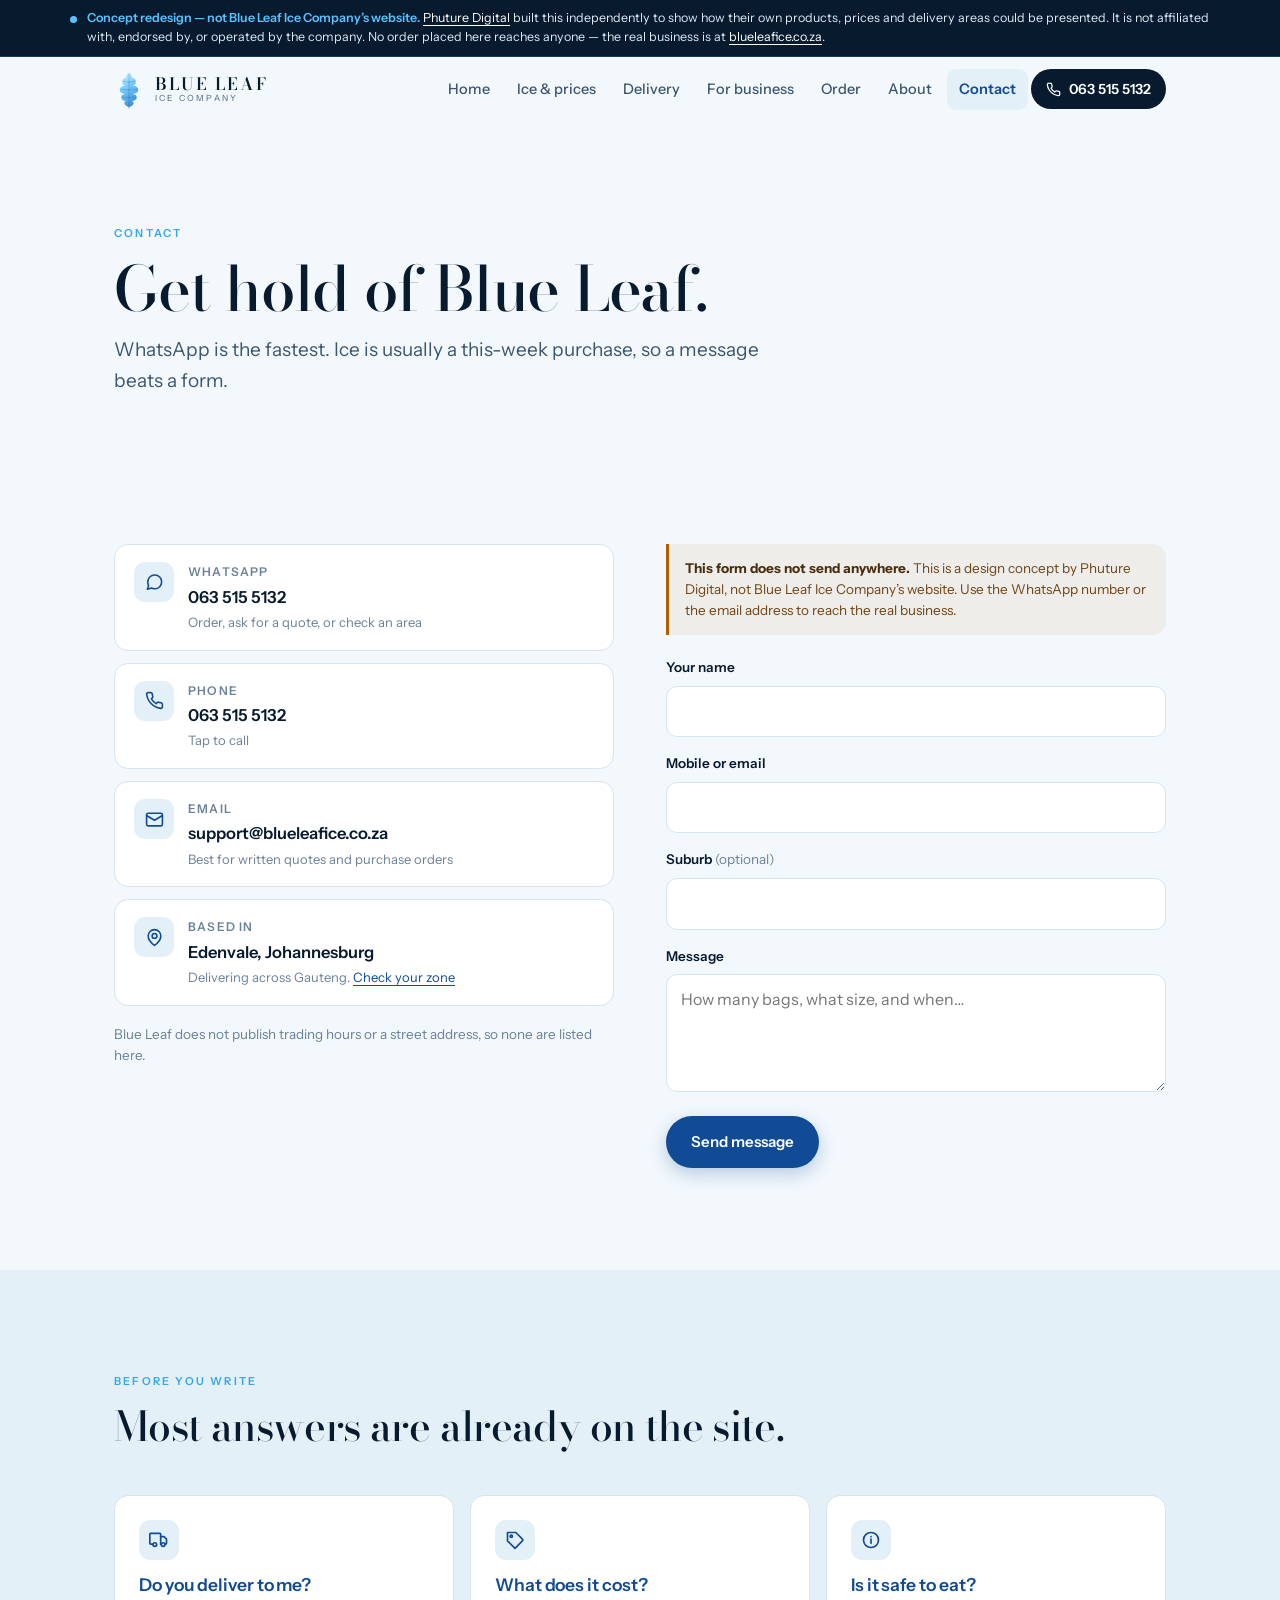
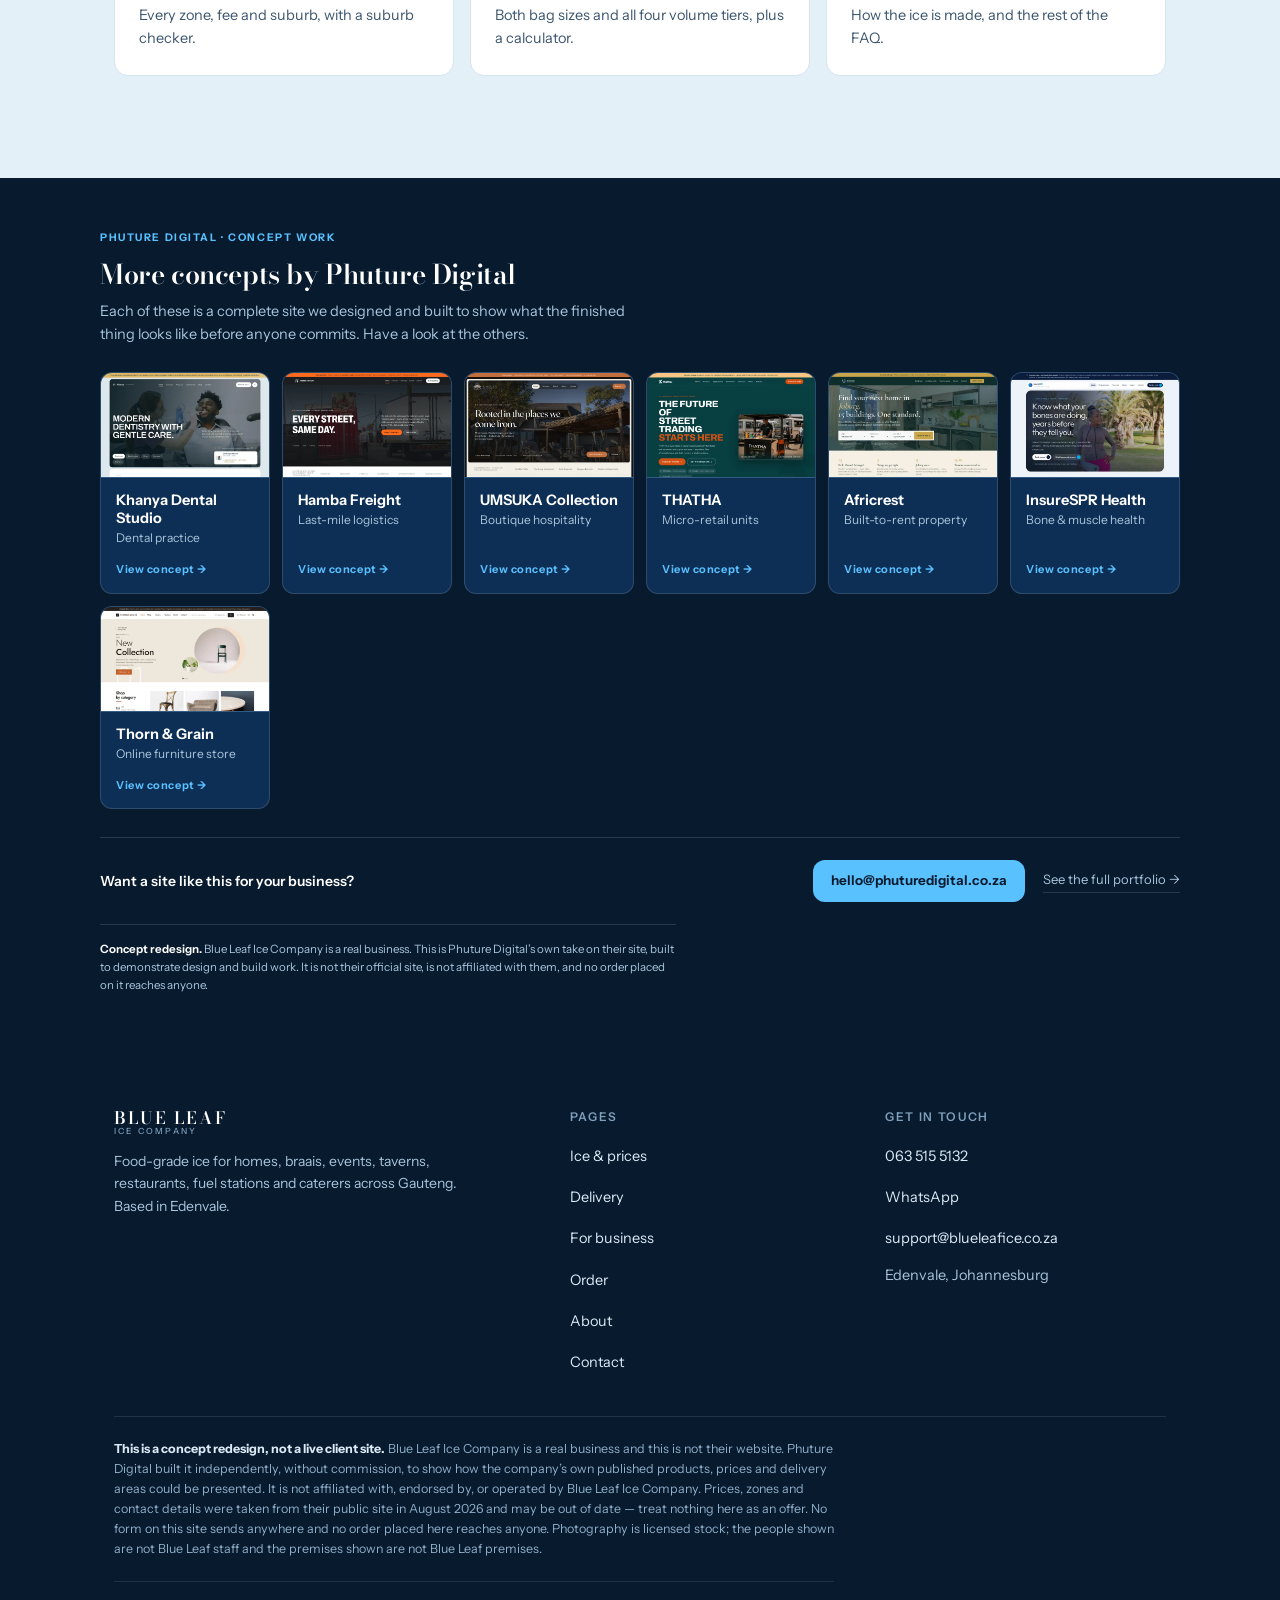
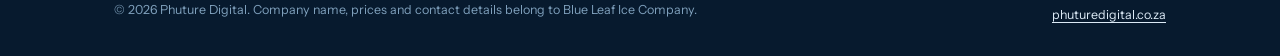
<file: contact.html>
<!doctype html>
<html lang="en-ZA">
<head>
<meta charset="utf-8">
<meta name="viewport" content="width=device-width, initial-scale=1">
<title>Contact — Blue Leaf Ice concept by Phuture Digital</title>
<meta name="description" content="WhatsApp 063 515 5132 or email support@blueleafice.co.za. Concept redesign by Phuture Digital, not the company’s official site.">
<meta name="robots" content="noindex, nofollow">
<meta name="author" content="Phuture Digital">
<meta property="og:type" content="website">
<meta property="og:site_name" content="Blue Leaf Ice Company (concept redesign)">
<meta property="og:locale" content="en_ZA">
<meta property="og:title" content="Contact — Blue Leaf Ice concept by Phuture Digital">
<meta property="og:description" content="WhatsApp 063 515 5132 or email support@blueleafice.co.za. Concept redesign by Phuture Digital, not the company’s official site.">
<meta property="og:image" content="assets/hero.webp">
<meta name="twitter:card" content="summary_large_image">
<meta name="theme-color" content="#071A2E">
<link rel="icon" href="assets/favicon.svg" type="image/svg+xml">
<link rel="preconnect" href="https://fonts.googleapis.com">
<link rel="preconnect" href="https://fonts.gstatic.com" crossorigin>
<link rel="stylesheet" href="https://fonts.googleapis.com/css2?family=Bodoni+Moda:opsz,wght@6..96,500;6..96,600&family=Instrument+Sans:wght@400;500;600;700&display=swap">
<link rel="stylesheet" href="styles.css">
<!-- Stamp `.js` BEFORE first paint. A deferred script cannot do this without a
     flash of content: the stylesheet blocks rendering and the script does not. -->
<script>document.documentElement.className += ' js';</script>
</head>
<body>
<!-- ============================================================
     GENERATED FILE — do not edit here.
     Source: tools/content/contact.html + tools/chrome.mjs
     Rebuild: node tools/build-pages.mjs
     ============================================================ -->
<a class="skip" href="#main">Skip to content</a>

<!-- icons:start -->
<svg class="vh" aria-hidden="true" focusable="false" xmlns="http://www.w3.org/2000/svg">
  <symbol id="i-phone" viewBox="0 0 24 24" fill="none" stroke="currentColor" stroke-width="2" stroke-linecap="round" stroke-linejoin="round"><path d="M22 16.9v3a2 2 0 0 1-2.2 2 19.8 19.8 0 0 1-8.6-3.1 19.5 19.5 0 0 1-6-6A19.8 19.8 0 0 1 2.1 4.2 2 2 0 0 1 4.1 2h3a2 2 0 0 1 2 1.7c.1 1 .4 1.9.7 2.8a2 2 0 0 1-.5 2.1L8.1 9.9a16 16 0 0 0 6 6l1.3-1.3a2 2 0 0 1 2.1-.4c.9.3 1.8.6 2.8.7a2 2 0 0 1 1.7 2Z"/></symbol>
  <symbol id="i-chat" viewBox="0 0 24 24" fill="none" stroke="currentColor" stroke-width="2" stroke-linecap="round" stroke-linejoin="round"><path d="M21 11.5a8.4 8.4 0 0 1-9 8.4 8.5 8.5 0 0 1-3.9-.9L3 20.5l1.5-4.6A8.4 8.4 0 0 1 3.6 11 8.4 8.4 0 0 1 12 2.6h.5A8.4 8.4 0 0 1 21 11Z"/></symbol>
  <symbol id="i-mail" viewBox="0 0 24 24" fill="none" stroke="currentColor" stroke-width="2" stroke-linecap="round" stroke-linejoin="round"><rect x="2" y="4" width="20" height="16" rx="2"/><path d="m22 7-10 6L2 7"/></symbol>
  <symbol id="i-pin" viewBox="0 0 24 24" fill="none" stroke="currentColor" stroke-width="2" stroke-linecap="round" stroke-linejoin="round"><path d="M20 10c0 6-8 12-8 12s-8-6-8-12a8 8 0 0 1 16 0Z"/><circle cx="12" cy="10" r="3"/></symbol>
  <symbol id="i-clock" viewBox="0 0 24 24" fill="none" stroke="currentColor" stroke-width="2" stroke-linecap="round" stroke-linejoin="round"><circle cx="12" cy="12" r="9"/><path d="M12 7v5l3 2"/></symbol>
  <symbol id="i-truck" viewBox="0 0 24 24" fill="none" stroke="currentColor" stroke-width="2" stroke-linecap="round" stroke-linejoin="round"><path d="M14 17V5a1 1 0 0 0-1-1H2a1 1 0 0 0-1 1v11a1 1 0 0 0 1 1h2"/><path d="M14 8h4l3 3v5a1 1 0 0 1-1 1h-1"/><circle cx="7" cy="17.5" r="2.2"/><circle cx="17" cy="17.5" r="2.2"/></symbol>
  <symbol id="i-snow" viewBox="0 0 24 24" fill="none" stroke="currentColor" stroke-width="2" stroke-linecap="round" stroke-linejoin="round"><path d="M12 2v20M4.2 6.5l15.6 9M19.8 6.5l-15.6 9M12 6l3-2.5M12 6 9 3.5M12 18l3 2.5M12 18l-3 2.5M4.9 9.6 1.5 8.9M7.2 14.2l-3.3 1.4M19.1 9.6l3.4-.7M16.8 14.2l3.3 1.4"/></symbol>
  <symbol id="i-shield" viewBox="0 0 24 24" fill="none" stroke="currentColor" stroke-width="2" stroke-linecap="round" stroke-linejoin="round"><path d="M12 22s8-3.6 8-10V5.5L12 2 4 5.5V12c0 6.4 8 10 8 10Z"/><path d="m9 12 2 2 4-4"/></symbol>
  <symbol id="i-tag" viewBox="0 0 24 24" fill="none" stroke="currentColor" stroke-width="2" stroke-linecap="round" stroke-linejoin="round"><path d="M20.6 13.4 12 22l-9-9V3h10l7.6 7.6a2 2 0 0 1 0 2.8Z"/><circle cx="7.5" cy="7.5" r="1.4"/></symbol>
  <symbol id="i-card" viewBox="0 0 24 24" fill="none" stroke="currentColor" stroke-width="2" stroke-linecap="round" stroke-linejoin="round"><rect x="2" y="5" width="20" height="14" rx="2"/><path d="M2 10h20"/></symbol>
  <symbol id="i-info" viewBox="0 0 24 24" fill="none" stroke="currentColor" stroke-width="2" stroke-linecap="round" stroke-linejoin="round"><circle cx="12" cy="12" r="9"/><path d="M12 11v5M12 8h.01"/></symbol>
</svg>
<!-- icons:end -->

<!-- banner:start -->
<div class="concept-banner">
  <div class="inner">
    <span class="dot" aria-hidden="true"></span>
    <p><strong>Concept redesign — not Blue Leaf Ice Company&rsquo;s website.</strong>
    <a href="https://www.phuturedigital.co.za" rel="noopener">Phuture Digital</a> built this independently to show how their own products, prices and delivery areas could be presented. It is not affiliated with, endorsed by, or operated by the company. No order placed here reaches anyone &mdash; the real business is at
    <a href="https://www.blueleafice.co.za" rel="noopener nofollow">blueleafice.co.za</a>.</p>
  </div>
</div>
<!-- banner:end -->

<!-- nav:start -->
<header class="nav">
  <div class="nav-inner">
    <a class="brand" href="index.html">
      <img class="brand-mark" src="assets/mark.svg" alt="" width="30" height="41">
      <span class="brand-type">
        <span class="brand-name">Blue Leaf</span>
        <span class="brand-sub">Ice Company</span>
      </span>
    </a>
    <button class="nav-toggle" type="button" aria-expanded="false" aria-controls="nav-links">Menu</button>
    <nav class="nav-links" id="nav-links" aria-label="Main">
      <a href="index.html">Home</a>
      <a href="products.html">Ice & prices</a>
      <a href="delivery.html">Delivery</a>
      <a href="business.html">For business</a>
      <a href="order.html">Order</a>
      <a href="about.html">About</a>
      <a href="contact.html" aria-current="page">Contact</a>
      <a class="nav-call" href="tel:+27635155132">
        <svg aria-hidden="true"><use href="#i-phone"></use></svg>063 515 5132
      </a>
    </nav>
  </div>
</header>
<!-- nav:end -->

<main id="main">
<section class="band" style="padding-bottom:0">
  <div class="wrap">
    <div class="sec-head">
      <p class="eyebrow">Contact</p>
      <h1 class="h-xl">Get hold of Blue Leaf.</h1>
      <p class="lede">WhatsApp is the fastest. Ice is usually a this-week purchase, so a message beats a form.</p>
    </div>
  </div>
</section>

<section class="band">
  <div class="wrap">
    <div class="split" style="align-items:start">
      <div>
        <div class="contacts">
          <a class="contact-item reveal" href="https://wa.me/27635155132" rel="noopener">
            <span class="ci"><svg aria-hidden="true"><use href="#i-chat"></use></svg></span>
            <span>
              <span class="k">WhatsApp</span>
              <span class="v">063 515 5132</span>
              <span class="m">Order, ask for a quote, or check an area</span>
            </span>
          </a>
          <a class="contact-item reveal reveal-d1" href="tel:+27635155132">
            <span class="ci"><svg aria-hidden="true"><use href="#i-phone"></use></svg></span>
            <span>
              <span class="k">Phone</span>
              <span class="v">063 515 5132</span>
              <span class="m">Tap to call</span>
            </span>
          </a>
          <a class="contact-item reveal reveal-d2" href="mailto:support@blueleafice.co.za">
            <span class="ci"><svg aria-hidden="true"><use href="#i-mail"></use></svg></span>
            <span>
              <span class="k">Email</span>
              <span class="v">support@blueleafice.co.za</span>
              <span class="m">Best for written quotes and purchase orders</span>
            </span>
          </a>
          <div class="contact-item reveal">
            <span class="ci"><svg aria-hidden="true"><use href="#i-pin"></use></svg></span>
            <span>
              <span class="k">Based in</span>
              <span class="v">Edenvale, Johannesburg</span>
              <span class="m">Delivering across Gauteng. <a href="delivery.html">Check your zone</a></span>
            </span>
          </div>
        </div>

        <!-- Blue Leaf does not publish trading hours or a street address, so
             this site does not state any. Inventing "Mon-Fri 08:00-17:00" would
             be a plausible-looking guess that a real customer could act on. -->
        <p class="small reveal" style="margin-top:18px">
          Blue Leaf does not publish trading hours or a street address, so none are listed here.
        </p>
      </div>

      <div>
        <div class="form-note" style="margin-bottom:22px">
          <strong>This form does not send anywhere.</strong>
          This is a design concept by Phuture Digital, not Blue Leaf Ice Company&rsquo;s website. Use the WhatsApp number or the email address to reach the real business.
        </div>

        <form class="form" data-inert-form novalidate>
          <div class="field">
            <label for="c-name">Your name</label>
            <input id="c-name" name="name" type="text" autocomplete="name">
          </div>
          <div class="field">
            <label for="c-contact">Mobile or email</label>
            <input id="c-contact" name="contact" type="text" autocomplete="tel">
          </div>
          <div class="field">
            <label for="c-suburb">Suburb <span class="opt">(optional)</span></label>
            <input id="c-suburb" name="suburb" type="text" autocomplete="address-level3">
          </div>
          <div class="field">
            <label for="c-msg">Message</label>
            <textarea id="c-msg" name="message" placeholder="How many bags, what size, and when&hellip;"></textarea>
          </div>
          <div>
            <button class="btn btn-primary" type="submit">Send message</button>
          </div>
        </form>
      </div>
    </div>
  </div>
</section>

<section class="band alt" aria-labelledby="quick-h">
  <div class="wrap">
    <div class="sec-head reveal">
      <p class="eyebrow">Before you write</p>
      <h2 class="h-lg" id="quick-h">Most answers are already on the site.</h2>
    </div>
    <div class="cards">
      <a class="card reveal" href="delivery.html" style="text-decoration:none">
        <span class="card-icon"><svg aria-hidden="true"><use href="#i-truck"></use></svg></span>
        <h3>Do you deliver to me?</h3>
        <p>Every zone, fee and suburb, with a suburb checker.</p>
      </a>
      <a class="card reveal reveal-d1" href="products.html" style="text-decoration:none">
        <span class="card-icon"><svg aria-hidden="true"><use href="#i-tag"></use></svg></span>
        <h3>What does it cost?</h3>
        <p>Both bag sizes and all four volume tiers, plus a calculator.</p>
      </a>
      <a class="card reveal reveal-d2" href="about.html" style="text-decoration:none">
        <span class="card-icon"><svg aria-hidden="true"><use href="#i-info"></use></svg></span>
        <h3>Is it safe to eat?</h3>
        <p>How the ice is made, and the rest of the FAQ.</p>
      </a>
    </div>
  </div>
</section>
</main>

<!-- pd-network:start -->
<section class="pd-network" aria-labelledby="pd-network-title">
  <div class="pd-network-inner">
    <p class="pd-network-eyebrow">Phuture Digital &middot; Concept work</p>
    <h2 class="pd-network-title" id="pd-network-title">More concepts by Phuture Digital</h2>
    <p class="pd-network-lede">Each of these is a complete site we designed and built to show what the finished thing looks like before anyone commits. Have a look at the others.</p>
    <ul class="pd-network-grid">
        <li class="pd-network-card">
          <a href="https://khanya-concept.phuturedigital.co.za">
            <img class="pd-network-thumb" src="/pd-concepts/khanya.webp" alt=""
                 width="640" height="400" loading="lazy" decoding="async">
            <span class="pd-network-body">
              <span class="pd-network-name">Khanya Dental Studio</span>
              <span class="pd-network-sector">Dental practice</span>
              <span class="pd-network-go">View concept &rarr;</span>
            </span>
          </a>
        </li>
        <li class="pd-network-card">
          <a href="https://hamba-concept.phuturedigital.co.za">
            <img class="pd-network-thumb" src="/pd-concepts/hamba.webp" alt=""
                 width="640" height="400" loading="lazy" decoding="async">
            <span class="pd-network-body">
              <span class="pd-network-name">Hamba Freight</span>
              <span class="pd-network-sector">Last-mile logistics</span>
              <span class="pd-network-go">View concept &rarr;</span>
            </span>
          </a>
        </li>
        <li class="pd-network-card">
          <a href="https://umsuka-concept.phuturedigital.co.za">
            <img class="pd-network-thumb" src="/pd-concepts/umsuka.webp" alt=""
                 width="640" height="400" loading="lazy" decoding="async">
            <span class="pd-network-body">
              <span class="pd-network-name">UMSUKA Collection</span>
              <span class="pd-network-sector">Boutique hospitality</span>
              <span class="pd-network-go">View concept &rarr;</span>
            </span>
          </a>
        </li>
        <li class="pd-network-card">
          <a href="https://thatha-concept.phuturedigital.co.za">
            <img class="pd-network-thumb" src="/pd-concepts/thatha.webp" alt=""
                 width="640" height="400" loading="lazy" decoding="async">
            <span class="pd-network-body">
              <span class="pd-network-name">THATHA</span>
              <span class="pd-network-sector">Micro-retail units</span>
              <span class="pd-network-go">View concept &rarr;</span>
            </span>
          </a>
        </li>
        <li class="pd-network-card">
          <a href="https://africrest-concept.phuturedigital.co.za">
            <img class="pd-network-thumb" src="/pd-concepts/africrest.webp" alt=""
                 width="640" height="400" loading="lazy" decoding="async">
            <span class="pd-network-body">
              <span class="pd-network-name">Africrest</span>
              <span class="pd-network-sector">Built-to-rent property</span>
              <span class="pd-network-go">View concept &rarr;</span>
            </span>
          </a>
        </li>
        <li class="pd-network-card">
          <a href="https://insurespr-concept.phuturedigital.co.za">
            <img class="pd-network-thumb" src="/pd-concepts/insurespr.webp" alt=""
                 width="640" height="400" loading="lazy" decoding="async">
            <span class="pd-network-body">
              <span class="pd-network-name">InsureSPR Health</span>
              <span class="pd-network-sector">Bone &amp; muscle health</span>
              <span class="pd-network-go">View concept &rarr;</span>
            </span>
          </a>
        </li>
        <li class="pd-network-card">
          <a href="https://thorn-grain-concept.phuturedigital.co.za">
            <img class="pd-network-thumb" src="/pd-concepts/thorn-grain.webp" alt=""
                 width="640" height="400" loading="lazy" decoding="async">
            <span class="pd-network-body">
              <span class="pd-network-name">Thorn &amp; Grain</span>
              <span class="pd-network-sector">Online furniture store</span>
              <span class="pd-network-go">View concept &rarr;</span>
            </span>
          </a>
        </li>
    </ul>
    <div class="pd-network-cta">
      <p>Want a site like this for your business?</p>
      <a class="pd-network-btn" href="mailto:hello@phuturedigital.co.za">hello@phuturedigital.co.za</a>
      <a class="pd-network-link" href="https://www.phuturedigital.co.za/portfolio" rel="noopener">See the full portfolio &rarr;</a>
    </div>
    <p class="pd-network-mark"><strong>Concept redesign.</strong> Blue Leaf Ice Company is a real business. This is Phuture Digital&rsquo;s own take on their site, built to demonstrate design and build work. It is not their official site, is not affiliated with them, and no order placed on it reaches anyone.</p>
  </div>
</section>
<!-- pd-network:end -->

<!-- footer:start -->
<footer class="foot">
  <div class="wrap">
    <div class="foot-top">
      <div class="foot-brand">
        <span class="brand-name">Blue Leaf</span>
        <span class="brand-sub">Ice Company</span>
        <p>Food-grade ice for homes, braais, events, taverns, restaurants, fuel stations and caterers across Gauteng. Based in Edenvale.</p>
      </div>
      <div>
        <h4>Pages</h4>
        <ul>
          <li><a href="products.html">Ice & prices</a></li>
          <li><a href="delivery.html">Delivery</a></li>
          <li><a href="business.html">For business</a></li>
          <li><a href="order.html">Order</a></li>
          <li><a href="about.html">About</a></li>
          <li><a href="contact.html">Contact</a></li>
        </ul>
      </div>
      <div>
        <h4>Get in touch</h4>
        <ul>
          <li><a href="tel:+27635155132">063 515 5132</a></li>
          <li><a href="https://wa.me/27635155132" rel="noopener">WhatsApp</a></li>
          <li><a href="mailto:support@blueleafice.co.za">support@blueleafice.co.za</a></li>
          <li>Edenvale, Johannesburg</li>
        </ul>
      </div>
    </div>

    <div class="concept-note">
      <strong>This is a concept redesign, not a live client site.</strong>
      Blue Leaf Ice Company is a real business and this is not their website. Phuture Digital built it independently, without commission, to show how the company&rsquo;s own published products, prices and delivery areas could be presented. It is not affiliated with, endorsed by, or operated by Blue Leaf Ice Company. Prices, zones and contact details were taken from their public site in August 2026 and may be out of date &mdash; treat nothing here as an offer. No form on this site sends anywhere and no order placed here reaches anyone. Photography is licensed stock; the people shown are not Blue Leaf staff and the premises shown are not Blue Leaf premises.
    </div>

    <div class="foot-bottom">
      <span>&copy; 2026 Phuture Digital. Company name, prices and contact details belong to Blue Leaf Ice Company.</span>
      <span><a href="https://www.phuturedigital.co.za" rel="noopener">phuturedigital.co.za</a></span>
    </div>
  </div>
</footer>
<!-- footer:end -->

<script src="site.js"></script>
</body>
</html>
</file>
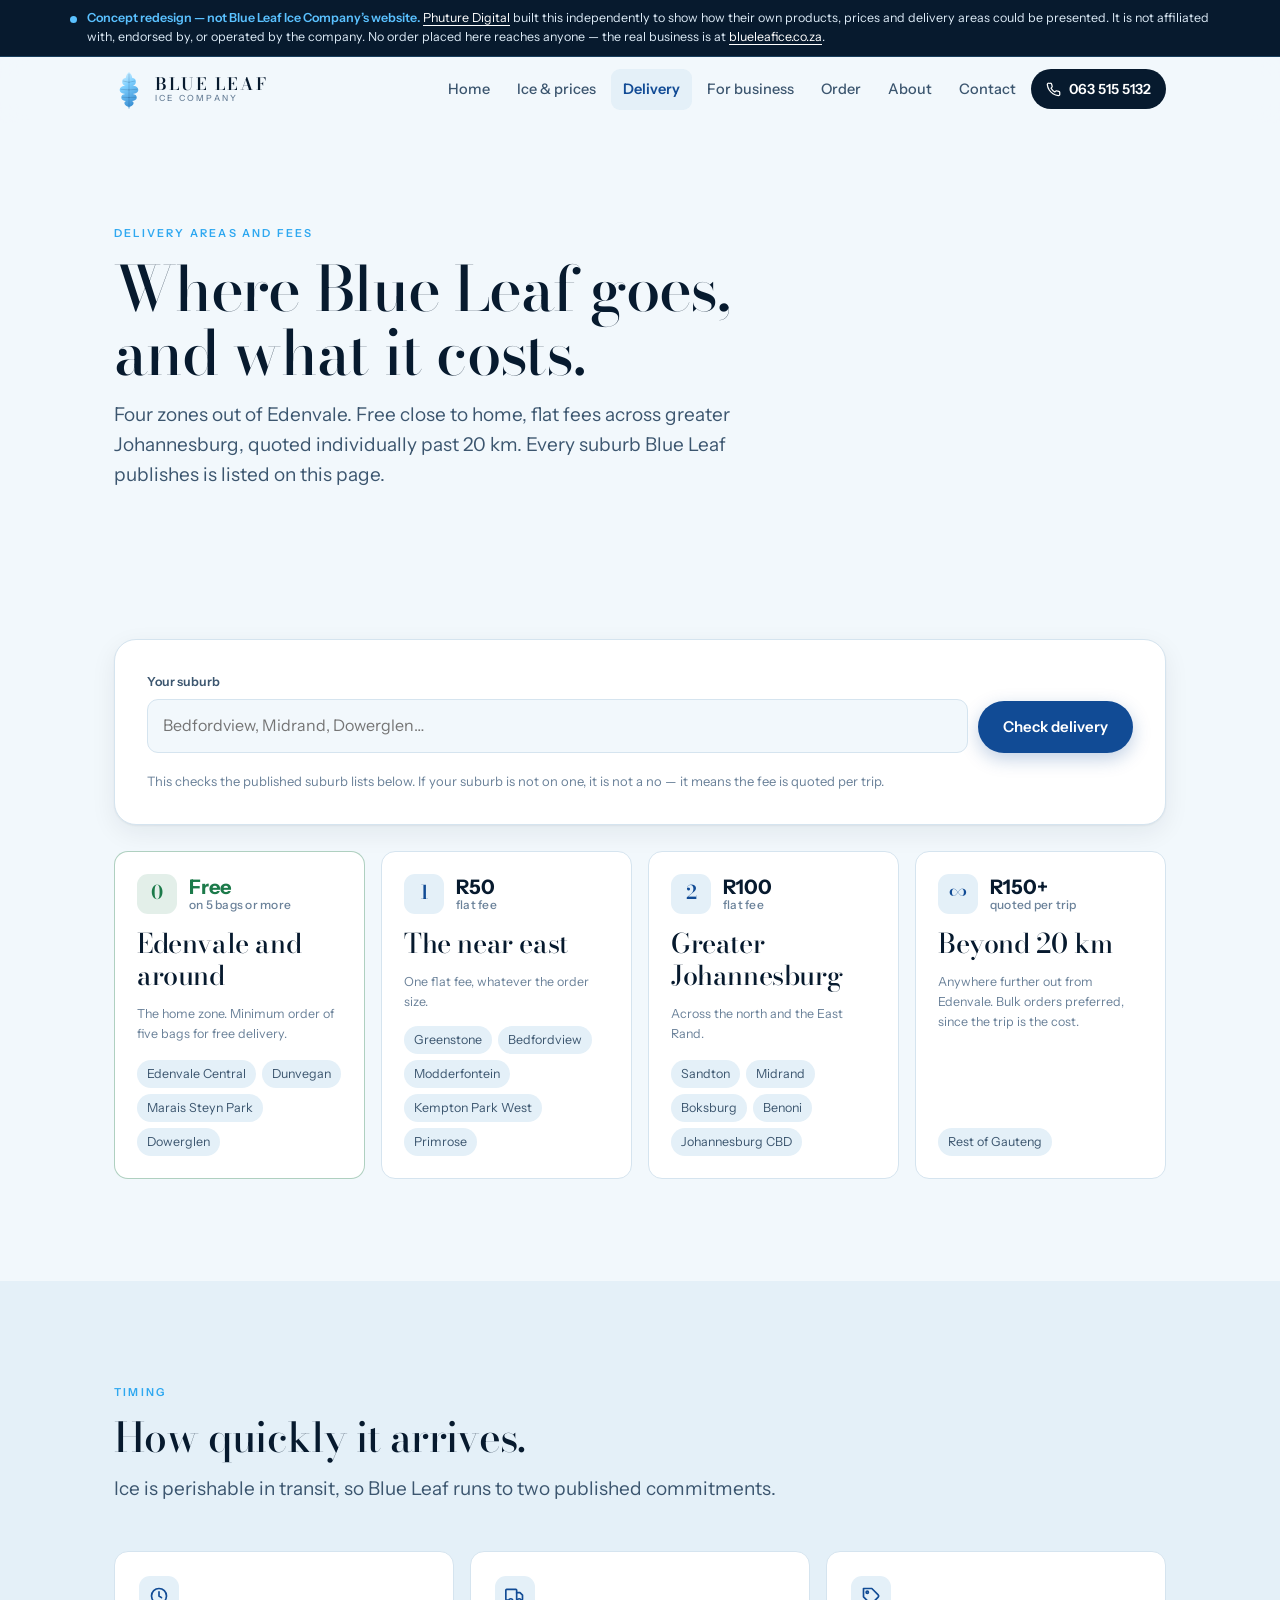
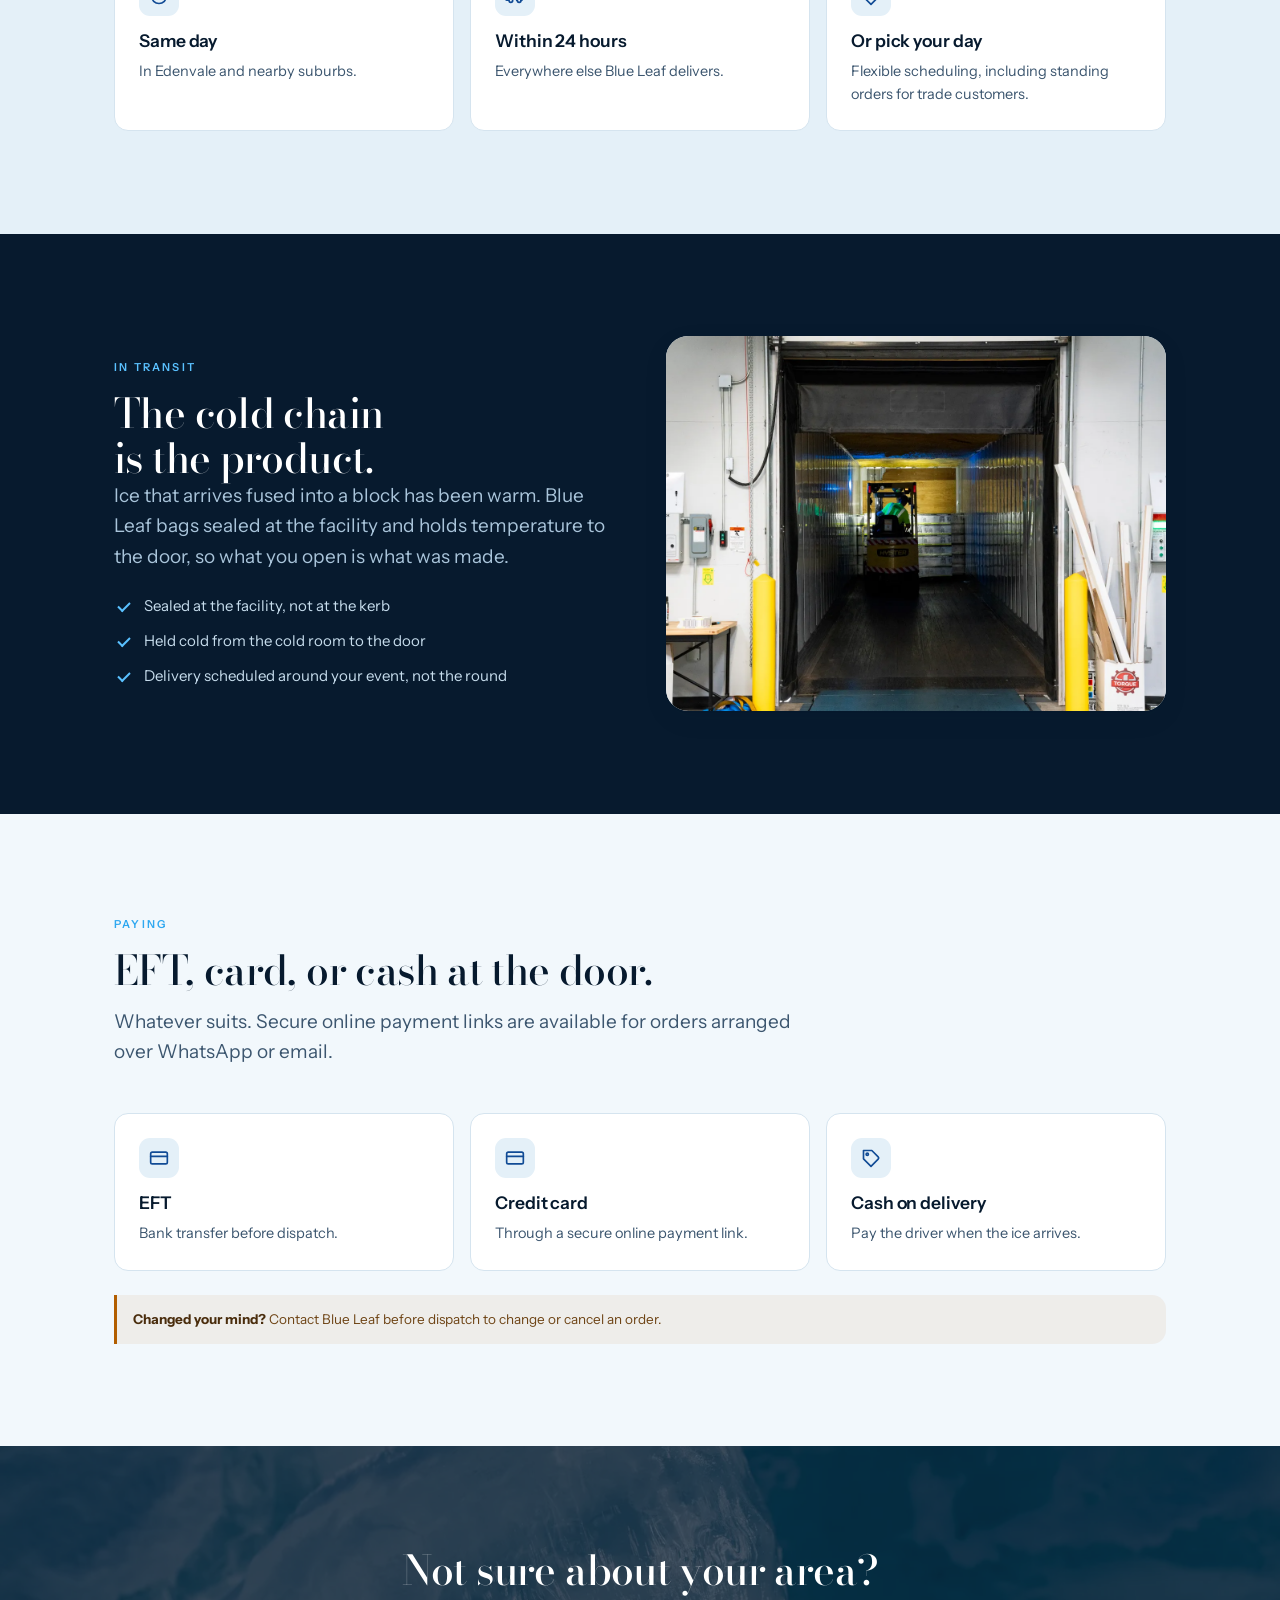
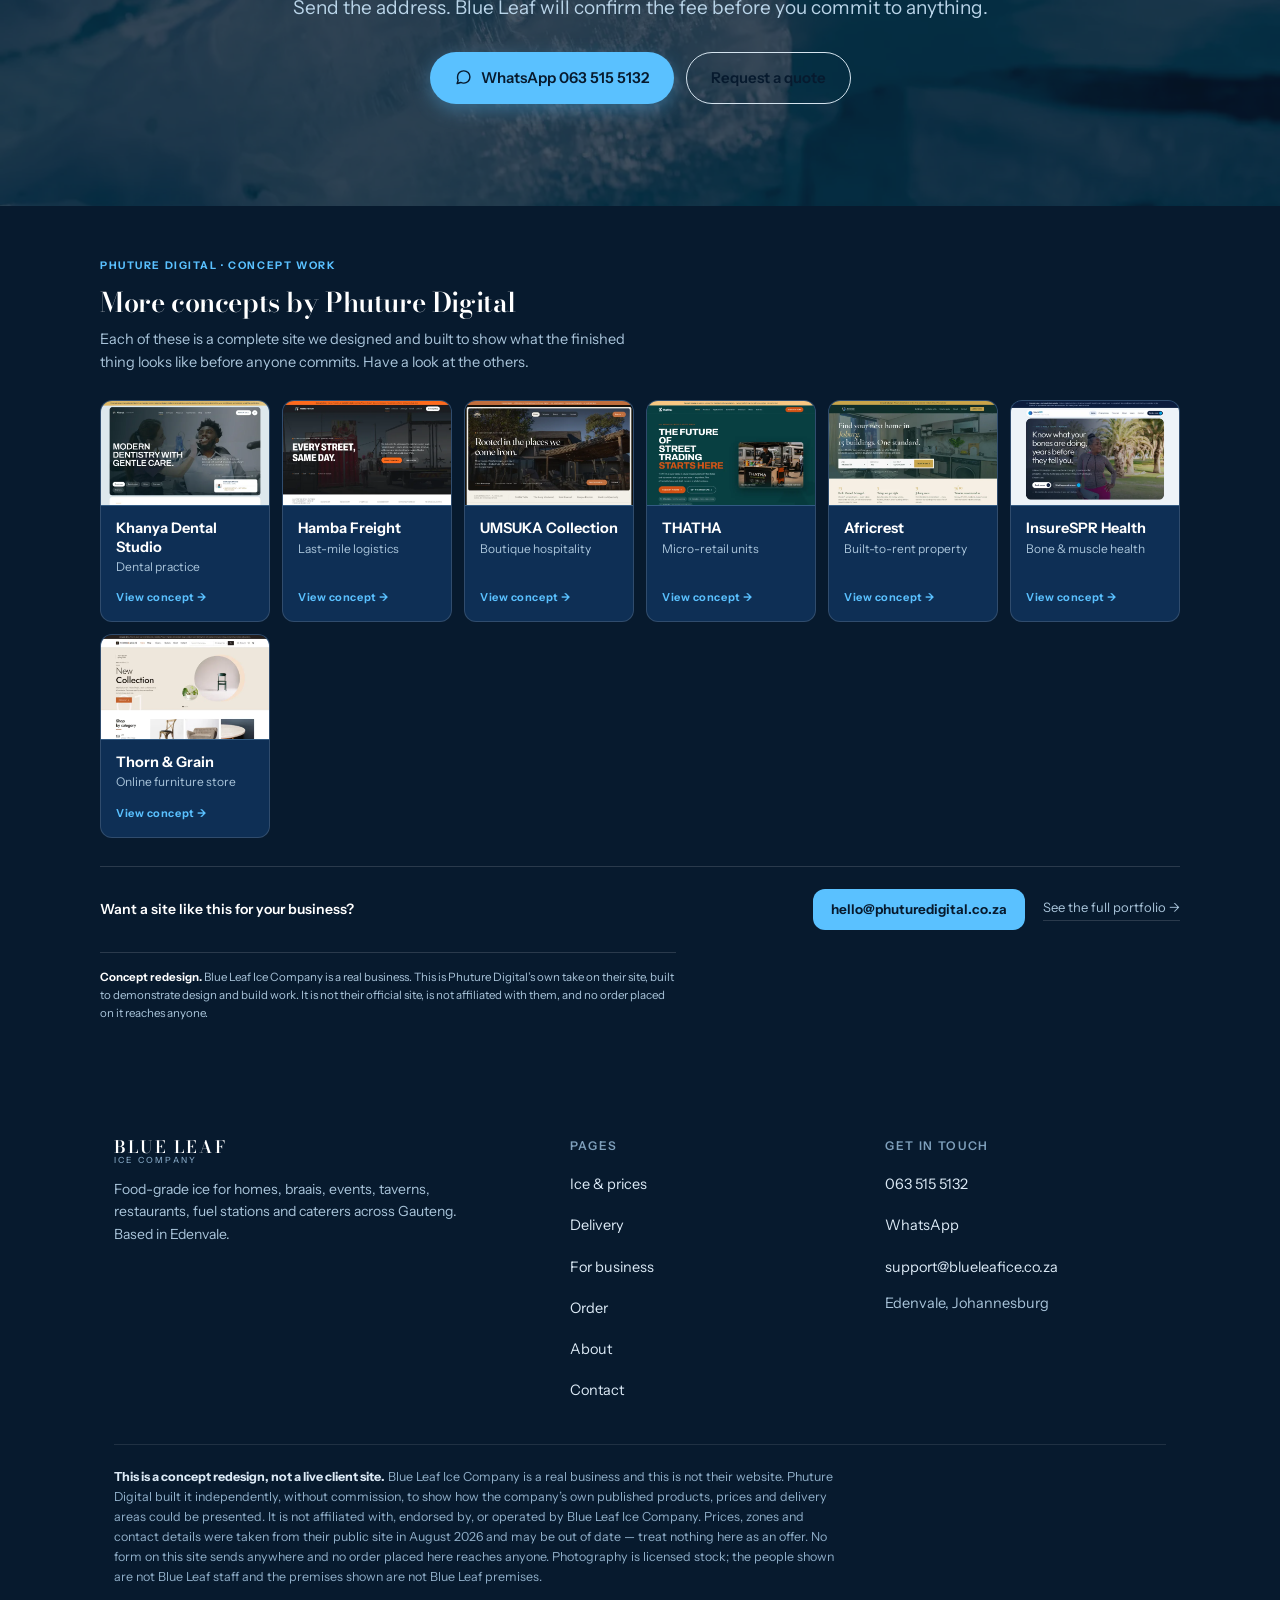
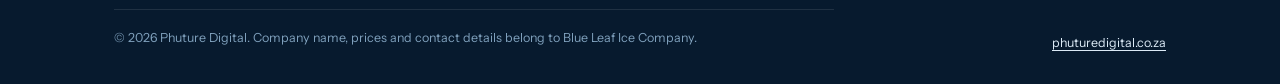
<file: delivery.html>
<!doctype html>
<html lang="en-ZA">
<head>
<meta charset="utf-8">
<meta name="viewport" content="width=device-width, initial-scale=1">
<title>Delivery areas and fees — Blue Leaf Ice concept by Phuture Digital</title>
<meta name="description" content="Free delivery in Edenvale, R50 to Zone 1 and R100 to Zone 2 across Gauteng. Concept redesign by Phuture Digital, not the company’s official site.">
<meta name="robots" content="noindex, nofollow">
<meta name="author" content="Phuture Digital">
<meta property="og:type" content="website">
<meta property="og:site_name" content="Blue Leaf Ice Company (concept redesign)">
<meta property="og:locale" content="en_ZA">
<meta property="og:title" content="Delivery areas and fees — Blue Leaf Ice concept by Phuture Digital">
<meta property="og:description" content="Free delivery in Edenvale, R50 to Zone 1 and R100 to Zone 2 across Gauteng. Concept redesign by Phuture Digital, not the company’s official site.">
<meta property="og:image" content="assets/hero.webp">
<meta name="twitter:card" content="summary_large_image">
<meta name="theme-color" content="#071A2E">
<link rel="icon" href="assets/favicon.svg" type="image/svg+xml">
<link rel="preconnect" href="https://fonts.googleapis.com">
<link rel="preconnect" href="https://fonts.gstatic.com" crossorigin>
<link rel="stylesheet" href="https://fonts.googleapis.com/css2?family=Bodoni+Moda:opsz,wght@6..96,500;6..96,600&family=Instrument+Sans:wght@400;500;600;700&display=swap">
<link rel="stylesheet" href="styles.css">
<!-- Stamp `.js` BEFORE first paint. A deferred script cannot do this without a
     flash of content: the stylesheet blocks rendering and the script does not. -->
<script>document.documentElement.className += ' js';</script>
</head>
<body>
<!-- ============================================================
     GENERATED FILE — do not edit here.
     Source: tools/content/delivery.html + tools/chrome.mjs
     Rebuild: node tools/build-pages.mjs
     ============================================================ -->
<a class="skip" href="#main">Skip to content</a>

<!-- icons:start -->
<svg class="vh" aria-hidden="true" focusable="false" xmlns="http://www.w3.org/2000/svg">
  <symbol id="i-phone" viewBox="0 0 24 24" fill="none" stroke="currentColor" stroke-width="2" stroke-linecap="round" stroke-linejoin="round"><path d="M22 16.9v3a2 2 0 0 1-2.2 2 19.8 19.8 0 0 1-8.6-3.1 19.5 19.5 0 0 1-6-6A19.8 19.8 0 0 1 2.1 4.2 2 2 0 0 1 4.1 2h3a2 2 0 0 1 2 1.7c.1 1 .4 1.9.7 2.8a2 2 0 0 1-.5 2.1L8.1 9.9a16 16 0 0 0 6 6l1.3-1.3a2 2 0 0 1 2.1-.4c.9.3 1.8.6 2.8.7a2 2 0 0 1 1.7 2Z"/></symbol>
  <symbol id="i-chat" viewBox="0 0 24 24" fill="none" stroke="currentColor" stroke-width="2" stroke-linecap="round" stroke-linejoin="round"><path d="M21 11.5a8.4 8.4 0 0 1-9 8.4 8.5 8.5 0 0 1-3.9-.9L3 20.5l1.5-4.6A8.4 8.4 0 0 1 3.6 11 8.4 8.4 0 0 1 12 2.6h.5A8.4 8.4 0 0 1 21 11Z"/></symbol>
  <symbol id="i-mail" viewBox="0 0 24 24" fill="none" stroke="currentColor" stroke-width="2" stroke-linecap="round" stroke-linejoin="round"><rect x="2" y="4" width="20" height="16" rx="2"/><path d="m22 7-10 6L2 7"/></symbol>
  <symbol id="i-pin" viewBox="0 0 24 24" fill="none" stroke="currentColor" stroke-width="2" stroke-linecap="round" stroke-linejoin="round"><path d="M20 10c0 6-8 12-8 12s-8-6-8-12a8 8 0 0 1 16 0Z"/><circle cx="12" cy="10" r="3"/></symbol>
  <symbol id="i-clock" viewBox="0 0 24 24" fill="none" stroke="currentColor" stroke-width="2" stroke-linecap="round" stroke-linejoin="round"><circle cx="12" cy="12" r="9"/><path d="M12 7v5l3 2"/></symbol>
  <symbol id="i-truck" viewBox="0 0 24 24" fill="none" stroke="currentColor" stroke-width="2" stroke-linecap="round" stroke-linejoin="round"><path d="M14 17V5a1 1 0 0 0-1-1H2a1 1 0 0 0-1 1v11a1 1 0 0 0 1 1h2"/><path d="M14 8h4l3 3v5a1 1 0 0 1-1 1h-1"/><circle cx="7" cy="17.5" r="2.2"/><circle cx="17" cy="17.5" r="2.2"/></symbol>
  <symbol id="i-snow" viewBox="0 0 24 24" fill="none" stroke="currentColor" stroke-width="2" stroke-linecap="round" stroke-linejoin="round"><path d="M12 2v20M4.2 6.5l15.6 9M19.8 6.5l-15.6 9M12 6l3-2.5M12 6 9 3.5M12 18l3 2.5M12 18l-3 2.5M4.9 9.6 1.5 8.9M7.2 14.2l-3.3 1.4M19.1 9.6l3.4-.7M16.8 14.2l3.3 1.4"/></symbol>
  <symbol id="i-shield" viewBox="0 0 24 24" fill="none" stroke="currentColor" stroke-width="2" stroke-linecap="round" stroke-linejoin="round"><path d="M12 22s8-3.6 8-10V5.5L12 2 4 5.5V12c0 6.4 8 10 8 10Z"/><path d="m9 12 2 2 4-4"/></symbol>
  <symbol id="i-tag" viewBox="0 0 24 24" fill="none" stroke="currentColor" stroke-width="2" stroke-linecap="round" stroke-linejoin="round"><path d="M20.6 13.4 12 22l-9-9V3h10l7.6 7.6a2 2 0 0 1 0 2.8Z"/><circle cx="7.5" cy="7.5" r="1.4"/></symbol>
  <symbol id="i-card" viewBox="0 0 24 24" fill="none" stroke="currentColor" stroke-width="2" stroke-linecap="round" stroke-linejoin="round"><rect x="2" y="5" width="20" height="14" rx="2"/><path d="M2 10h20"/></symbol>
  <symbol id="i-info" viewBox="0 0 24 24" fill="none" stroke="currentColor" stroke-width="2" stroke-linecap="round" stroke-linejoin="round"><circle cx="12" cy="12" r="9"/><path d="M12 11v5M12 8h.01"/></symbol>
</svg>
<!-- icons:end -->

<!-- banner:start -->
<div class="concept-banner">
  <div class="inner">
    <span class="dot" aria-hidden="true"></span>
    <p><strong>Concept redesign — not Blue Leaf Ice Company&rsquo;s website.</strong>
    <a href="https://www.phuturedigital.co.za" rel="noopener">Phuture Digital</a> built this independently to show how their own products, prices and delivery areas could be presented. It is not affiliated with, endorsed by, or operated by the company. No order placed here reaches anyone &mdash; the real business is at
    <a href="https://www.blueleafice.co.za" rel="noopener nofollow">blueleafice.co.za</a>.</p>
  </div>
</div>
<!-- banner:end -->

<!-- nav:start -->
<header class="nav">
  <div class="nav-inner">
    <a class="brand" href="index.html">
      <img class="brand-mark" src="assets/mark.svg" alt="" width="30" height="41">
      <span class="brand-type">
        <span class="brand-name">Blue Leaf</span>
        <span class="brand-sub">Ice Company</span>
      </span>
    </a>
    <button class="nav-toggle" type="button" aria-expanded="false" aria-controls="nav-links">Menu</button>
    <nav class="nav-links" id="nav-links" aria-label="Main">
      <a href="index.html">Home</a>
      <a href="products.html">Ice & prices</a>
      <a href="delivery.html" aria-current="page">Delivery</a>
      <a href="business.html">For business</a>
      <a href="order.html">Order</a>
      <a href="about.html">About</a>
      <a href="contact.html">Contact</a>
      <a class="nav-call" href="tel:+27635155132">
        <svg aria-hidden="true"><use href="#i-phone"></use></svg>063 515 5132
      </a>
    </nav>
  </div>
</header>
<!-- nav:end -->

<main id="main">
<section class="band" style="padding-bottom:0">
  <div class="wrap">
    <div class="sec-head">
      <p class="eyebrow">Delivery areas and fees</p>
      <h1 class="h-xl">Where Blue Leaf goes, and what it costs.</h1>
      <p class="lede">Four zones out of Edenvale. Free close to home, flat fees across greater Johannesburg, quoted individually past 20&nbsp;km. Every suburb Blue Leaf publishes is listed on this page.</p>
    </div>
  </div>
</section>

<!-- ================================================================= FINDER -->
<section class="band" aria-labelledby="find-h">
  <div class="wrap">
    <h2 class="vh" id="find-h">Check your suburb</h2>

    <form class="finder reveal" data-finder novalidate>
      <div class="finder-form">
        <div class="finder-field">
          <label for="suburb">Your suburb</label>
          <input id="suburb" name="suburb" type="text" autocomplete="address-level3"
                 placeholder="Bedfordview, Midrand, Dowerglen&hellip;">
        </div>
        <button class="btn btn-primary" type="submit">Check delivery</button>
      </div>
      <div class="finder-out" data-finder-out aria-live="polite"></div>
      <p class="finder-hint">This checks the published suburb lists below. If your suburb is not on one, it is not a no &mdash; it means the fee is quoted per trip.</p>
    </form>

    <div class="zones reveal reveal-d1" style="margin-top:26px">
      <article class="zone free" data-zone="0" data-rank="0" data-free data-fee="Free"
               data-note="Free on orders of five bags or more.">
        <div class="zone-top">
          <span class="zone-n">0</span>
          <span class="zone-fee">Free<span class="sub">on 5 bags or more</span></span>
        </div>
        <h3 class="zone-name h-md">Edenvale and around</h3>
        <p class="zone-note">The home zone. Minimum order of five bags for free delivery.</p>
        <ul class="zone-list">
          <li>Edenvale Central</li><li>Dunvegan</li><li>Marais Steyn Park</li><li>Dowerglen</li>
        </ul>
      </article>

      <article class="zone" data-zone="1" data-rank="1" data-fee="R50"
               data-note="R50 flat delivery fee.">
        <div class="zone-top">
          <span class="zone-n">1</span>
          <span class="zone-fee">R50<span class="sub">flat fee</span></span>
        </div>
        <h3 class="zone-name h-md">The near east</h3>
        <p class="zone-note">One flat fee, whatever the order size.</p>
        <ul class="zone-list">
          <li>Greenstone</li><li>Bedfordview</li><li>Modderfontein</li><li>Kempton Park West</li><li>Primrose</li>
        </ul>
      </article>

      <article class="zone" data-zone="2" data-rank="2" data-fee="R100"
               data-note="R100 flat delivery fee.">
        <div class="zone-top">
          <span class="zone-n">2</span>
          <span class="zone-fee">R100<span class="sub">flat fee</span></span>
        </div>
        <h3 class="zone-name h-md">Greater Johannesburg</h3>
        <p class="zone-note">Across the north and the East Rand.</p>
        <ul class="zone-list">
          <li>Sandton</li><li>Midrand</li><li>Boksburg</li><li>Benoni</li><li>Johannesburg CBD</li>
        </ul>
      </article>

      <article class="zone" data-zone="&infin;" data-rank="3" data-fee="From R150"
               data-note="Quoted individually from R150. Bulk orders preferred.">
        <div class="zone-top">
          <span class="zone-n">&infin;</span>
          <span class="zone-fee">R150+<span class="sub">quoted per trip</span></span>
        </div>
        <h3 class="zone-name h-md">Beyond 20&nbsp;km</h3>
        <p class="zone-note">Anywhere further out from Edenvale. Bulk orders preferred, since the trip is the cost.</p>
        <ul class="zone-list"><li>Rest of Gauteng</li></ul>
      </article>
    </div>
  </div>
</section>

<!-- ================================================================= TIMING -->
<section class="band alt" aria-labelledby="time-h">
  <div class="wrap">
    <div class="sec-head reveal">
      <p class="eyebrow">Timing</p>
      <h2 class="h-lg" id="time-h">How quickly it arrives.</h2>
      <p class="lede">Ice is perishable in transit, so Blue Leaf runs to two published commitments.</p>
    </div>
    <div class="cards">
      <div class="card reveal">
        <span class="card-icon"><svg aria-hidden="true"><use href="#i-clock"></use></svg></span>
        <h3>Same day</h3>
        <p>In Edenvale and nearby suburbs.</p>
      </div>
      <div class="card reveal reveal-d1">
        <span class="card-icon"><svg aria-hidden="true"><use href="#i-truck"></use></svg></span>
        <h3>Within 24 hours</h3>
        <p>Everywhere else Blue Leaf delivers.</p>
      </div>
      <div class="card reveal reveal-d2">
        <span class="card-icon"><svg aria-hidden="true"><use href="#i-tag"></use></svg></span>
        <h3>Or pick your day</h3>
        <p>Flexible scheduling, including standing orders for trade customers.</p>
      </div>
    </div>
  </div>
</section>

<!-- ============================================================= COLD CHAIN -->
<section class="band dark" aria-labelledby="chain-h">
  <div class="wrap">
    <div class="split">
      <div>
        <p class="eyebrow on-dark">In transit</p>
        <h2 class="h-lg" id="chain-h">The cold chain is the product.</h2>
        <p class="lede">Ice that arrives fused into a block has been warm. Blue Leaf bags sealed at the facility and holds temperature to the door, so what you open is what was made.</p>
        <ul class="ticks">
          <li>Sealed at the facility, not at the kerb</li>
          <li>Held cold from the cold room to the door</li>
          <li>Delivery scheduled around your event, not the round</li>
        </ul>
      </div>
      <div class="split-figure reveal">
        <img src="assets/coldstore.webp" alt="A cold-store corridor with plastic strip curtains and a forklift at the far end." width="1400" height="934" loading="lazy" decoding="async">
      </div>
    </div>
  </div>
</section>

<!-- ================================================================ PAYMENT -->
<section class="band" aria-labelledby="pay-h">
  <div class="wrap">
    <div class="sec-head reveal">
      <p class="eyebrow">Paying</p>
      <h2 class="h-lg" id="pay-h">EFT, card, or cash at the door.</h2>
      <p class="lede">Whatever suits. Secure online payment links are available for orders arranged over WhatsApp or email.</p>
    </div>
    <div class="cards">
      <div class="card reveal">
        <span class="card-icon"><svg aria-hidden="true"><use href="#i-card"></use></svg></span>
        <h3>EFT</h3>
        <p>Bank transfer before dispatch.</p>
      </div>
      <div class="card reveal reveal-d1">
        <span class="card-icon"><svg aria-hidden="true"><use href="#i-card"></use></svg></span>
        <h3>Credit card</h3>
        <p>Through a secure online payment link.</p>
      </div>
      <div class="card reveal reveal-d2">
        <span class="card-icon"><svg aria-hidden="true"><use href="#i-tag"></use></svg></span>
        <h3>Cash on delivery</h3>
        <p>Pay the driver when the ice arrives.</p>
      </div>
    </div>

    <div class="form-note reveal" style="margin-top:24px">
      <strong>Changed your mind?</strong> Contact Blue Leaf before dispatch to change or cancel an order.
    </div>
  </div>
</section>

<section class="band cta-band">
  <div class="band-bg" aria-hidden="true">
    <img src="assets/texture.webp" alt="" width="1600" height="1067" loading="lazy" decoding="async">
  </div>
  <div class="wrap">
    <h2 class="h-lg">Not sure about your area?</h2>
    <p class="lede">Send the address. Blue Leaf will confirm the fee before you commit to anything.</p>
    <div class="btn-row">
      <a class="btn btn-ice" href="https://wa.me/27635155132" rel="noopener">
        <svg aria-hidden="true"><use href="#i-chat"></use></svg>WhatsApp 063 515 5132
      </a>
      <a class="btn btn-ghost" href="order.html">Request a quote</a>
    </div>
  </div>
</section>
</main>

<!-- pd-network:start -->
<section class="pd-network" aria-labelledby="pd-network-title">
  <div class="pd-network-inner">
    <p class="pd-network-eyebrow">Phuture Digital &middot; Concept work</p>
    <h2 class="pd-network-title" id="pd-network-title">More concepts by Phuture Digital</h2>
    <p class="pd-network-lede">Each of these is a complete site we designed and built to show what the finished thing looks like before anyone commits. Have a look at the others.</p>
    <ul class="pd-network-grid">
        <li class="pd-network-card">
          <a href="https://khanya-concept.phuturedigital.co.za">
            <img class="pd-network-thumb" src="/pd-concepts/khanya.webp" alt=""
                 width="640" height="400" loading="lazy" decoding="async">
            <span class="pd-network-body">
              <span class="pd-network-name">Khanya Dental Studio</span>
              <span class="pd-network-sector">Dental practice</span>
              <span class="pd-network-go">View concept &rarr;</span>
            </span>
          </a>
        </li>
        <li class="pd-network-card">
          <a href="https://hamba-concept.phuturedigital.co.za">
            <img class="pd-network-thumb" src="/pd-concepts/hamba.webp" alt=""
                 width="640" height="400" loading="lazy" decoding="async">
            <span class="pd-network-body">
              <span class="pd-network-name">Hamba Freight</span>
              <span class="pd-network-sector">Last-mile logistics</span>
              <span class="pd-network-go">View concept &rarr;</span>
            </span>
          </a>
        </li>
        <li class="pd-network-card">
          <a href="https://umsuka-concept.phuturedigital.co.za">
            <img class="pd-network-thumb" src="/pd-concepts/umsuka.webp" alt=""
                 width="640" height="400" loading="lazy" decoding="async">
            <span class="pd-network-body">
              <span class="pd-network-name">UMSUKA Collection</span>
              <span class="pd-network-sector">Boutique hospitality</span>
              <span class="pd-network-go">View concept &rarr;</span>
            </span>
          </a>
        </li>
        <li class="pd-network-card">
          <a href="https://thatha-concept.phuturedigital.co.za">
            <img class="pd-network-thumb" src="/pd-concepts/thatha.webp" alt=""
                 width="640" height="400" loading="lazy" decoding="async">
            <span class="pd-network-body">
              <span class="pd-network-name">THATHA</span>
              <span class="pd-network-sector">Micro-retail units</span>
              <span class="pd-network-go">View concept &rarr;</span>
            </span>
          </a>
        </li>
        <li class="pd-network-card">
          <a href="https://africrest-concept.phuturedigital.co.za">
            <img class="pd-network-thumb" src="/pd-concepts/africrest.webp" alt=""
                 width="640" height="400" loading="lazy" decoding="async">
            <span class="pd-network-body">
              <span class="pd-network-name">Africrest</span>
              <span class="pd-network-sector">Built-to-rent property</span>
              <span class="pd-network-go">View concept &rarr;</span>
            </span>
          </a>
        </li>
        <li class="pd-network-card">
          <a href="https://insurespr-concept.phuturedigital.co.za">
            <img class="pd-network-thumb" src="/pd-concepts/insurespr.webp" alt=""
                 width="640" height="400" loading="lazy" decoding="async">
            <span class="pd-network-body">
              <span class="pd-network-name">InsureSPR Health</span>
              <span class="pd-network-sector">Bone &amp; muscle health</span>
              <span class="pd-network-go">View concept &rarr;</span>
            </span>
          </a>
        </li>
        <li class="pd-network-card">
          <a href="https://thorn-grain-concept.phuturedigital.co.za">
            <img class="pd-network-thumb" src="/pd-concepts/thorn-grain.webp" alt=""
                 width="640" height="400" loading="lazy" decoding="async">
            <span class="pd-network-body">
              <span class="pd-network-name">Thorn &amp; Grain</span>
              <span class="pd-network-sector">Online furniture store</span>
              <span class="pd-network-go">View concept &rarr;</span>
            </span>
          </a>
        </li>
    </ul>
    <div class="pd-network-cta">
      <p>Want a site like this for your business?</p>
      <a class="pd-network-btn" href="mailto:hello@phuturedigital.co.za">hello@phuturedigital.co.za</a>
      <a class="pd-network-link" href="https://www.phuturedigital.co.za/portfolio" rel="noopener">See the full portfolio &rarr;</a>
    </div>
    <p class="pd-network-mark"><strong>Concept redesign.</strong> Blue Leaf Ice Company is a real business. This is Phuture Digital&rsquo;s own take on their site, built to demonstrate design and build work. It is not their official site, is not affiliated with them, and no order placed on it reaches anyone.</p>
  </div>
</section>
<!-- pd-network:end -->

<!-- footer:start -->
<footer class="foot">
  <div class="wrap">
    <div class="foot-top">
      <div class="foot-brand">
        <span class="brand-name">Blue Leaf</span>
        <span class="brand-sub">Ice Company</span>
        <p>Food-grade ice for homes, braais, events, taverns, restaurants, fuel stations and caterers across Gauteng. Based in Edenvale.</p>
      </div>
      <div>
        <h4>Pages</h4>
        <ul>
          <li><a href="products.html">Ice & prices</a></li>
          <li><a href="delivery.html">Delivery</a></li>
          <li><a href="business.html">For business</a></li>
          <li><a href="order.html">Order</a></li>
          <li><a href="about.html">About</a></li>
          <li><a href="contact.html">Contact</a></li>
        </ul>
      </div>
      <div>
        <h4>Get in touch</h4>
        <ul>
          <li><a href="tel:+27635155132">063 515 5132</a></li>
          <li><a href="https://wa.me/27635155132" rel="noopener">WhatsApp</a></li>
          <li><a href="mailto:support@blueleafice.co.za">support@blueleafice.co.za</a></li>
          <li>Edenvale, Johannesburg</li>
        </ul>
      </div>
    </div>

    <div class="concept-note">
      <strong>This is a concept redesign, not a live client site.</strong>
      Blue Leaf Ice Company is a real business and this is not their website. Phuture Digital built it independently, without commission, to show how the company&rsquo;s own published products, prices and delivery areas could be presented. It is not affiliated with, endorsed by, or operated by Blue Leaf Ice Company. Prices, zones and contact details were taken from their public site in August 2026 and may be out of date &mdash; treat nothing here as an offer. No form on this site sends anywhere and no order placed here reaches anyone. Photography is licensed stock; the people shown are not Blue Leaf staff and the premises shown are not Blue Leaf premises.
    </div>

    <div class="foot-bottom">
      <span>&copy; 2026 Phuture Digital. Company name, prices and contact details belong to Blue Leaf Ice Company.</span>
      <span><a href="https://www.phuturedigital.co.za" rel="noopener">phuturedigital.co.za</a></span>
    </div>
  </div>
</footer>
<!-- footer:end -->

<script src="site.js"></script>
</body>
</html>
</file>
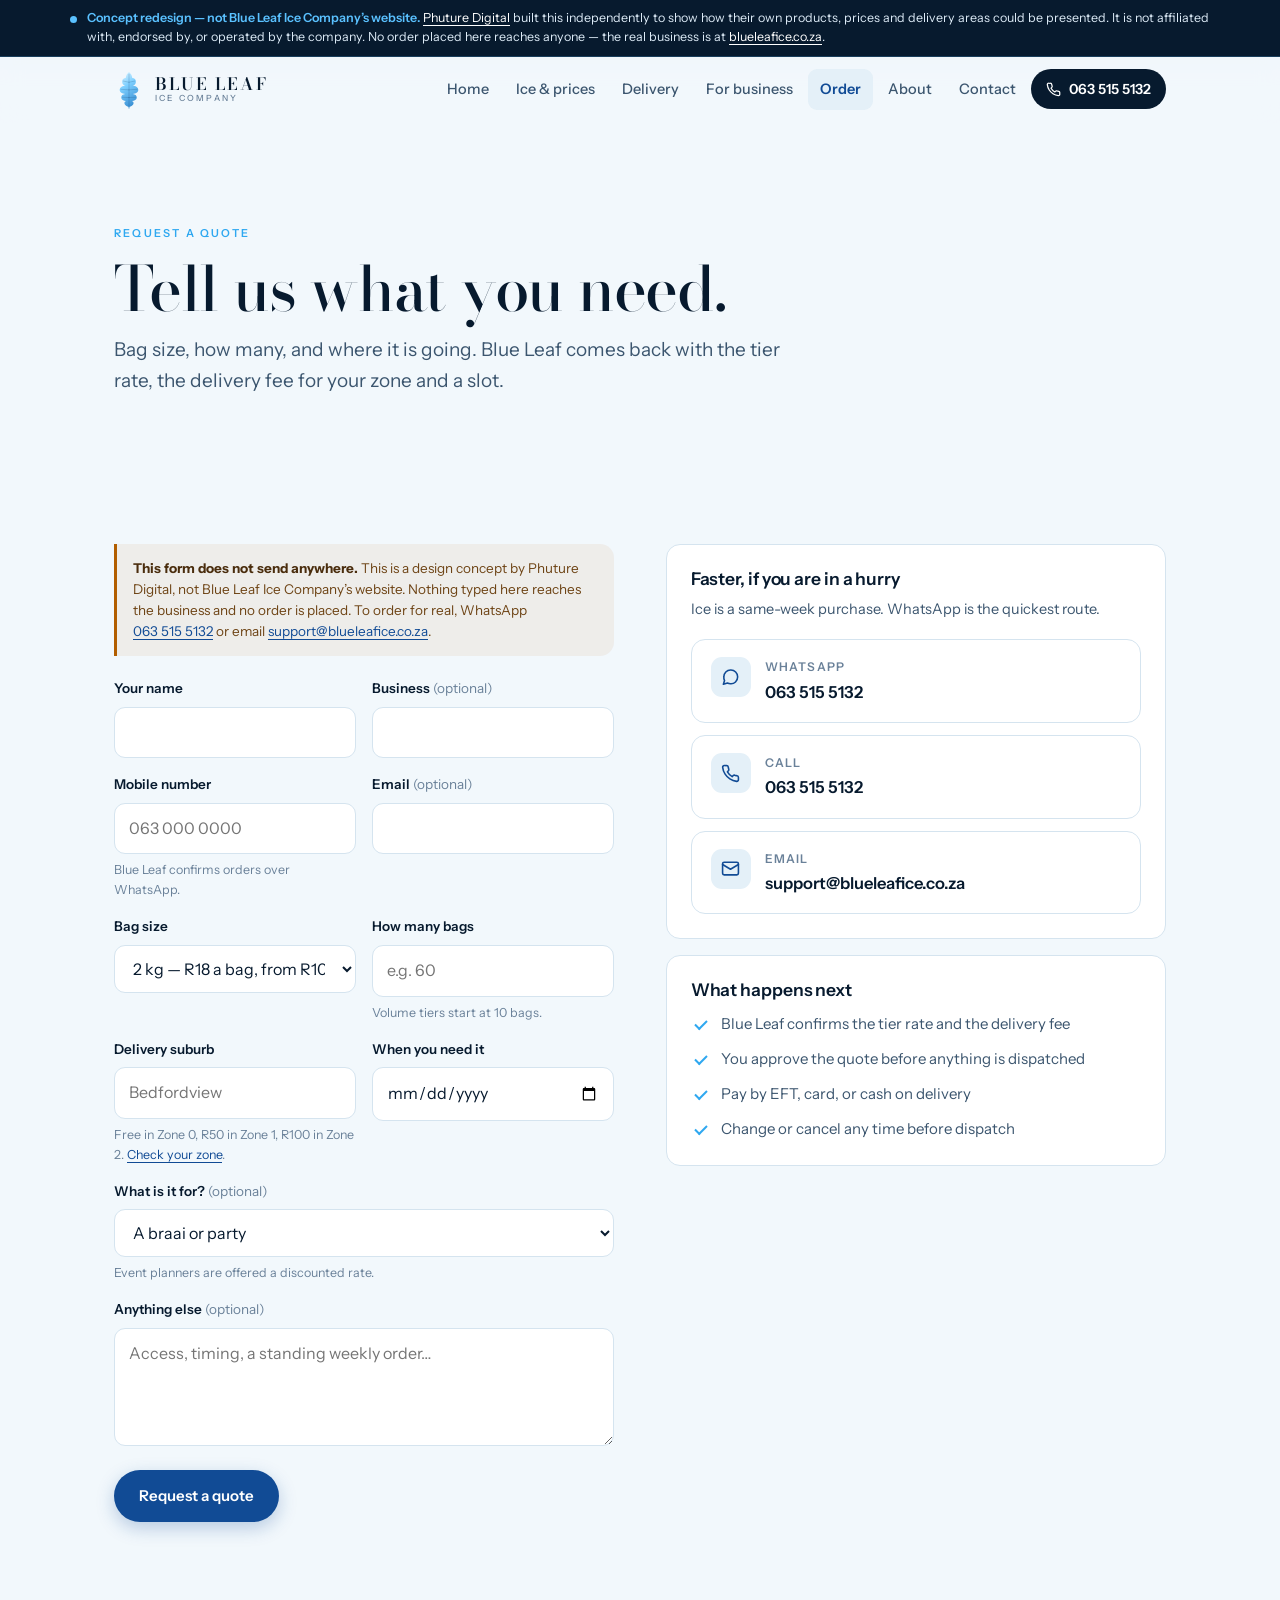
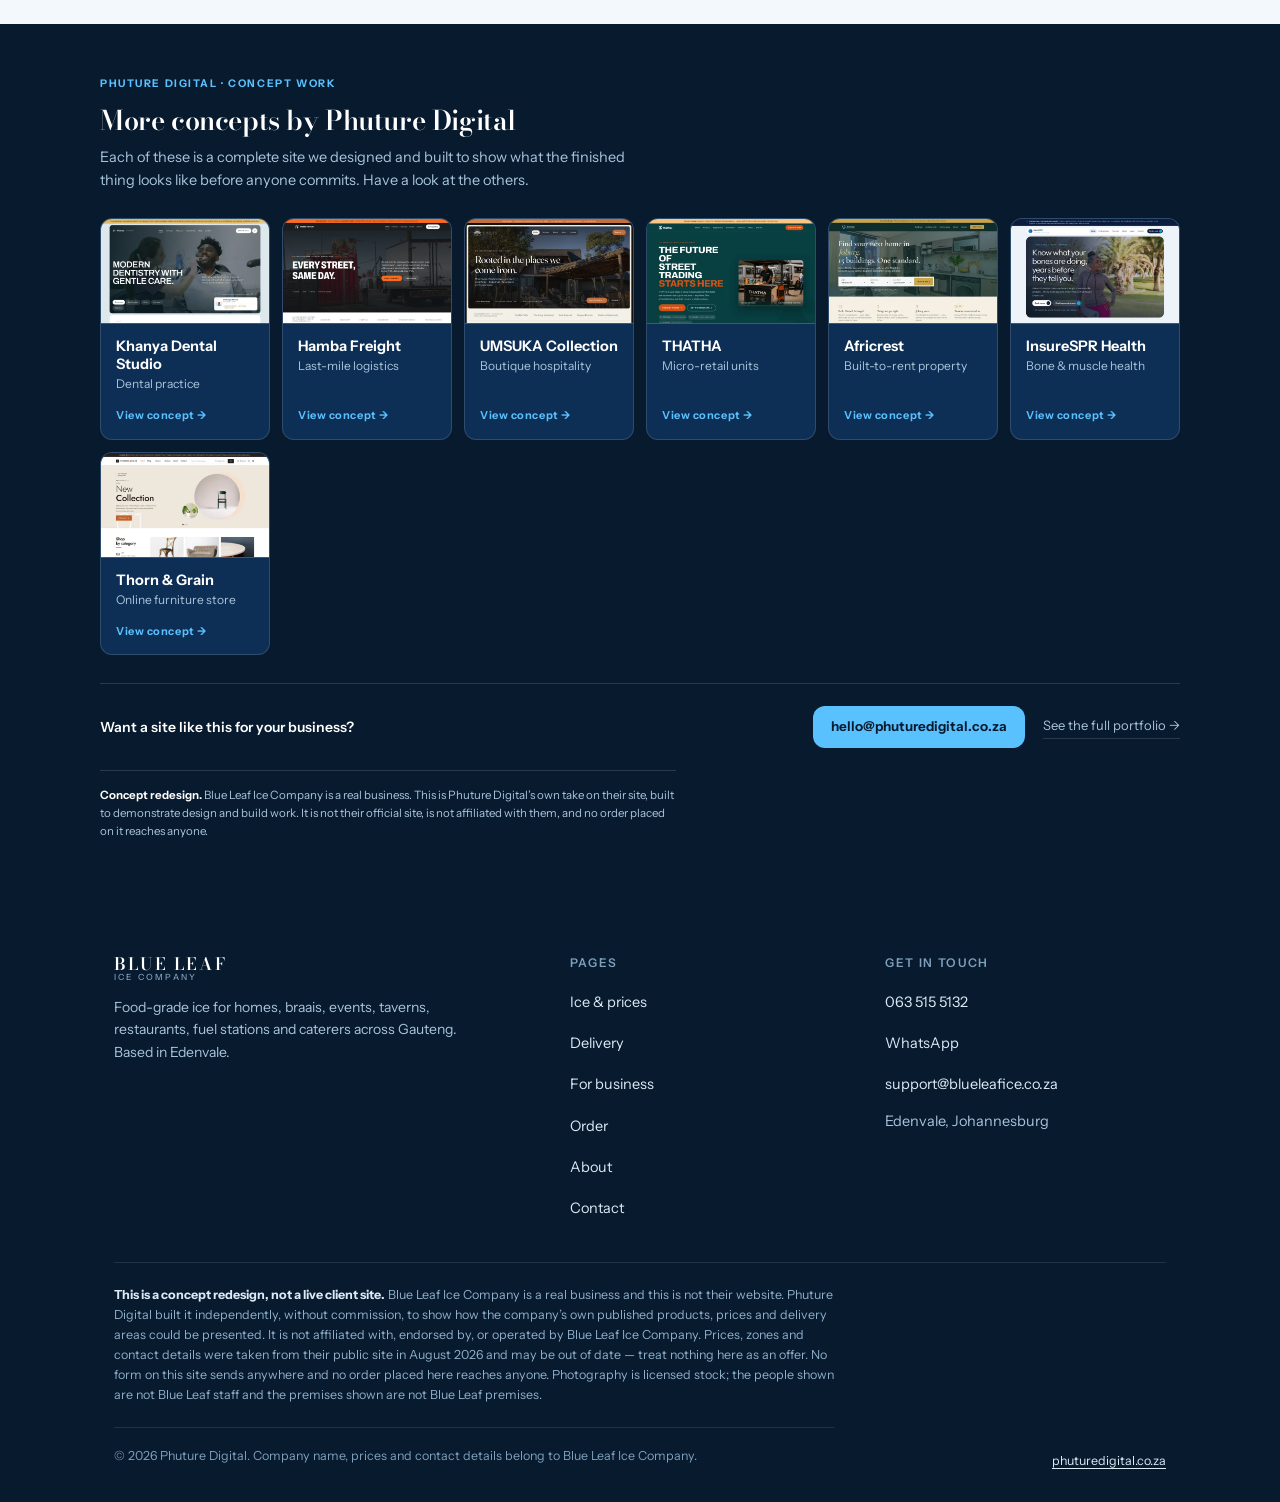
<file: order.html>
<!doctype html>
<html lang="en-ZA">
<head>
<meta charset="utf-8">
<meta name="viewport" content="width=device-width, initial-scale=1">
<title>Request a quote — Blue Leaf Ice concept by Phuture Digital</title>
<meta name="description" content="Request an ice quote by bag size, quantity and delivery suburb. Concept redesign by Phuture Digital — this form does not send anywhere.">
<meta name="robots" content="noindex, nofollow">
<meta name="author" content="Phuture Digital">
<meta property="og:type" content="website">
<meta property="og:site_name" content="Blue Leaf Ice Company (concept redesign)">
<meta property="og:locale" content="en_ZA">
<meta property="og:title" content="Request a quote — Blue Leaf Ice concept by Phuture Digital">
<meta property="og:description" content="Request an ice quote by bag size, quantity and delivery suburb. Concept redesign by Phuture Digital — this form does not send anywhere.">
<meta property="og:image" content="assets/hero.webp">
<meta name="twitter:card" content="summary_large_image">
<meta name="theme-color" content="#071A2E">
<link rel="icon" href="assets/favicon.svg" type="image/svg+xml">
<link rel="preconnect" href="https://fonts.googleapis.com">
<link rel="preconnect" href="https://fonts.gstatic.com" crossorigin>
<link rel="stylesheet" href="https://fonts.googleapis.com/css2?family=Bodoni+Moda:opsz,wght@6..96,500;6..96,600&family=Instrument+Sans:wght@400;500;600;700&display=swap">
<link rel="stylesheet" href="styles.css">
<!-- Stamp `.js` BEFORE first paint. A deferred script cannot do this without a
     flash of content: the stylesheet blocks rendering and the script does not. -->
<script>document.documentElement.className += ' js';</script>
</head>
<body>
<!-- ============================================================
     GENERATED FILE — do not edit here.
     Source: tools/content/order.html + tools/chrome.mjs
     Rebuild: node tools/build-pages.mjs
     ============================================================ -->
<a class="skip" href="#main">Skip to content</a>

<!-- icons:start -->
<svg class="vh" aria-hidden="true" focusable="false" xmlns="http://www.w3.org/2000/svg">
  <symbol id="i-phone" viewBox="0 0 24 24" fill="none" stroke="currentColor" stroke-width="2" stroke-linecap="round" stroke-linejoin="round"><path d="M22 16.9v3a2 2 0 0 1-2.2 2 19.8 19.8 0 0 1-8.6-3.1 19.5 19.5 0 0 1-6-6A19.8 19.8 0 0 1 2.1 4.2 2 2 0 0 1 4.1 2h3a2 2 0 0 1 2 1.7c.1 1 .4 1.9.7 2.8a2 2 0 0 1-.5 2.1L8.1 9.9a16 16 0 0 0 6 6l1.3-1.3a2 2 0 0 1 2.1-.4c.9.3 1.8.6 2.8.7a2 2 0 0 1 1.7 2Z"/></symbol>
  <symbol id="i-chat" viewBox="0 0 24 24" fill="none" stroke="currentColor" stroke-width="2" stroke-linecap="round" stroke-linejoin="round"><path d="M21 11.5a8.4 8.4 0 0 1-9 8.4 8.5 8.5 0 0 1-3.9-.9L3 20.5l1.5-4.6A8.4 8.4 0 0 1 3.6 11 8.4 8.4 0 0 1 12 2.6h.5A8.4 8.4 0 0 1 21 11Z"/></symbol>
  <symbol id="i-mail" viewBox="0 0 24 24" fill="none" stroke="currentColor" stroke-width="2" stroke-linecap="round" stroke-linejoin="round"><rect x="2" y="4" width="20" height="16" rx="2"/><path d="m22 7-10 6L2 7"/></symbol>
  <symbol id="i-pin" viewBox="0 0 24 24" fill="none" stroke="currentColor" stroke-width="2" stroke-linecap="round" stroke-linejoin="round"><path d="M20 10c0 6-8 12-8 12s-8-6-8-12a8 8 0 0 1 16 0Z"/><circle cx="12" cy="10" r="3"/></symbol>
  <symbol id="i-clock" viewBox="0 0 24 24" fill="none" stroke="currentColor" stroke-width="2" stroke-linecap="round" stroke-linejoin="round"><circle cx="12" cy="12" r="9"/><path d="M12 7v5l3 2"/></symbol>
  <symbol id="i-truck" viewBox="0 0 24 24" fill="none" stroke="currentColor" stroke-width="2" stroke-linecap="round" stroke-linejoin="round"><path d="M14 17V5a1 1 0 0 0-1-1H2a1 1 0 0 0-1 1v11a1 1 0 0 0 1 1h2"/><path d="M14 8h4l3 3v5a1 1 0 0 1-1 1h-1"/><circle cx="7" cy="17.5" r="2.2"/><circle cx="17" cy="17.5" r="2.2"/></symbol>
  <symbol id="i-snow" viewBox="0 0 24 24" fill="none" stroke="currentColor" stroke-width="2" stroke-linecap="round" stroke-linejoin="round"><path d="M12 2v20M4.2 6.5l15.6 9M19.8 6.5l-15.6 9M12 6l3-2.5M12 6 9 3.5M12 18l3 2.5M12 18l-3 2.5M4.9 9.6 1.5 8.9M7.2 14.2l-3.3 1.4M19.1 9.6l3.4-.7M16.8 14.2l3.3 1.4"/></symbol>
  <symbol id="i-shield" viewBox="0 0 24 24" fill="none" stroke="currentColor" stroke-width="2" stroke-linecap="round" stroke-linejoin="round"><path d="M12 22s8-3.6 8-10V5.5L12 2 4 5.5V12c0 6.4 8 10 8 10Z"/><path d="m9 12 2 2 4-4"/></symbol>
  <symbol id="i-tag" viewBox="0 0 24 24" fill="none" stroke="currentColor" stroke-width="2" stroke-linecap="round" stroke-linejoin="round"><path d="M20.6 13.4 12 22l-9-9V3h10l7.6 7.6a2 2 0 0 1 0 2.8Z"/><circle cx="7.5" cy="7.5" r="1.4"/></symbol>
  <symbol id="i-card" viewBox="0 0 24 24" fill="none" stroke="currentColor" stroke-width="2" stroke-linecap="round" stroke-linejoin="round"><rect x="2" y="5" width="20" height="14" rx="2"/><path d="M2 10h20"/></symbol>
  <symbol id="i-info" viewBox="0 0 24 24" fill="none" stroke="currentColor" stroke-width="2" stroke-linecap="round" stroke-linejoin="round"><circle cx="12" cy="12" r="9"/><path d="M12 11v5M12 8h.01"/></symbol>
</svg>
<!-- icons:end -->

<!-- banner:start -->
<div class="concept-banner">
  <div class="inner">
    <span class="dot" aria-hidden="true"></span>
    <p><strong>Concept redesign — not Blue Leaf Ice Company&rsquo;s website.</strong>
    <a href="https://www.phuturedigital.co.za" rel="noopener">Phuture Digital</a> built this independently to show how their own products, prices and delivery areas could be presented. It is not affiliated with, endorsed by, or operated by the company. No order placed here reaches anyone &mdash; the real business is at
    <a href="https://www.blueleafice.co.za" rel="noopener nofollow">blueleafice.co.za</a>.</p>
  </div>
</div>
<!-- banner:end -->

<!-- nav:start -->
<header class="nav">
  <div class="nav-inner">
    <a class="brand" href="index.html">
      <img class="brand-mark" src="assets/mark.svg" alt="" width="30" height="41">
      <span class="brand-type">
        <span class="brand-name">Blue Leaf</span>
        <span class="brand-sub">Ice Company</span>
      </span>
    </a>
    <button class="nav-toggle" type="button" aria-expanded="false" aria-controls="nav-links">Menu</button>
    <nav class="nav-links" id="nav-links" aria-label="Main">
      <a href="index.html">Home</a>
      <a href="products.html">Ice & prices</a>
      <a href="delivery.html">Delivery</a>
      <a href="business.html">For business</a>
      <a href="order.html" aria-current="page">Order</a>
      <a href="about.html">About</a>
      <a href="contact.html">Contact</a>
      <a class="nav-call" href="tel:+27635155132">
        <svg aria-hidden="true"><use href="#i-phone"></use></svg>063 515 5132
      </a>
    </nav>
  </div>
</header>
<!-- nav:end -->

<main id="main">
<section class="band" style="padding-bottom:0">
  <div class="wrap">
    <div class="sec-head">
      <p class="eyebrow">Request a quote</p>
      <h1 class="h-xl">Tell us what you need.</h1>
      <p class="lede">Bag size, how many, and where it is going. Blue Leaf comes back with the tier rate, the delivery fee for your zone and a slot.</p>
    </div>
  </div>
</section>

<section class="band">
  <div class="wrap">
    <div class="split" style="align-items:start">
      <div>
        <!-- The inert-form notice sits ABOVE the fields, not below the submit
             button. On a concept built over a real company's brand, a visitor
             has to know nothing is being sent BEFORE they type an address and
             a phone number into it, not after. -->
        <div class="form-note" style="margin-bottom:22px">
          <strong>This form does not send anywhere.</strong>
          This is a design concept by Phuture Digital, not Blue Leaf Ice Company&rsquo;s website. Nothing typed here reaches the business and no order is placed. To order for real, WhatsApp <a href="https://wa.me/27635155132" rel="noopener">063&nbsp;515&nbsp;5132</a> or email <a href="mailto:support@blueleafice.co.za">support@blueleafice.co.za</a>.
        </div>

        <form class="form" data-inert-form novalidate>
          <div class="form-row">
            <div class="field">
              <label for="name">Your name</label>
              <input id="name" name="name" type="text" autocomplete="name">
            </div>
            <div class="field">
              <label for="business">Business <span class="opt">(optional)</span></label>
              <input id="business" name="business" type="text" autocomplete="organization">
            </div>
          </div>

          <div class="form-row">
            <div class="field">
              <label for="phone">Mobile number</label>
              <input id="phone" name="phone" type="tel" autocomplete="tel" inputmode="tel" placeholder="063 000 0000">
              <p class="help">Blue Leaf confirms orders over WhatsApp.</p>
            </div>
            <div class="field">
              <label for="email">Email <span class="opt">(optional)</span></label>
              <input id="email" name="email" type="email" autocomplete="email">
            </div>
          </div>

          <div class="form-row">
            <div class="field">
              <label for="size">Bag size</label>
              <select id="size" name="size">
                <option>2 kg &mdash; R18 a bag, from R10 in bulk</option>
                <option>3 kg &mdash; R22 a bag, from R12 in bulk</option>
                <option>Both</option>
                <option>Not sure yet</option>
              </select>
            </div>
            <div class="field">
              <label for="qty">How many bags</label>
              <input id="qty" name="qty" type="number" inputmode="numeric" min="1" step="1" placeholder="e.g. 60">
              <p class="help">Volume tiers start at 10 bags.</p>
            </div>
          </div>

          <div class="form-row">
            <div class="field">
              <label for="area">Delivery suburb</label>
              <input id="area" name="area" type="text" autocomplete="address-level3" placeholder="Bedfordview">
              <p class="help">Free in Zone 0, R50 in Zone 1, R100 in Zone 2. <a href="delivery.html">Check your zone</a>.</p>
            </div>
            <div class="field">
              <label for="when">When you need it</label>
              <input id="when" name="when" type="date">
            </div>
          </div>

          <div class="field">
            <label for="kind">What is it for? <span class="opt">(optional)</span></label>
            <select id="kind" name="kind">
              <option>A braai or party</option>
              <option>An event or function</option>
              <option>A tavern or pub</option>
              <option>A restaurant</option>
              <option>A fuel station or convenience store</option>
              <option>A catering business</option>
              <option>I am an event planner</option>
              <option>Something else</option>
            </select>
            <p class="help">Event planners are offered a discounted rate.</p>
          </div>

          <div class="field">
            <label for="notes">Anything else <span class="opt">(optional)</span></label>
            <textarea id="notes" name="notes" placeholder="Access, timing, a standing weekly order&hellip;"></textarea>
          </div>

          <div>
            <button class="btn btn-primary" type="submit">Request a quote</button>
          </div>
        </form>
      </div>

      <aside>
        <div class="card reveal">
          <h3>Faster, if you are in a hurry</h3>
          <p style="margin-bottom:18px">Ice is a same-week purchase. WhatsApp is the quickest route.</p>
          <div class="contacts">
            <a class="contact-item" href="https://wa.me/27635155132" rel="noopener">
              <span class="ci"><svg aria-hidden="true"><use href="#i-chat"></use></svg></span>
              <span>
                <span class="k">WhatsApp</span>
                <span class="v">063 515 5132</span>
              </span>
            </a>
            <a class="contact-item" href="tel:+27635155132">
              <span class="ci"><svg aria-hidden="true"><use href="#i-phone"></use></svg></span>
              <span>
                <span class="k">Call</span>
                <span class="v">063 515 5132</span>
              </span>
            </a>
            <a class="contact-item" href="mailto:support@blueleafice.co.za">
              <span class="ci"><svg aria-hidden="true"><use href="#i-mail"></use></svg></span>
              <span>
                <span class="k">Email</span>
                <span class="v">support@blueleafice.co.za</span>
              </span>
            </a>
          </div>
        </div>

        <div class="card reveal reveal-d1" style="margin-top:16px">
          <h3>What happens next</h3>
          <ul class="ticks" style="margin-top:12px">
            <li>Blue Leaf confirms the tier rate and the delivery fee</li>
            <li>You approve the quote before anything is dispatched</li>
            <li>Pay by EFT, card, or cash on delivery</li>
            <li>Change or cancel any time before dispatch</li>
          </ul>
        </div>
      </aside>
    </div>
  </div>
</section>
</main>

<!-- pd-network:start -->
<section class="pd-network" aria-labelledby="pd-network-title">
  <div class="pd-network-inner">
    <p class="pd-network-eyebrow">Phuture Digital &middot; Concept work</p>
    <h2 class="pd-network-title" id="pd-network-title">More concepts by Phuture Digital</h2>
    <p class="pd-network-lede">Each of these is a complete site we designed and built to show what the finished thing looks like before anyone commits. Have a look at the others.</p>
    <ul class="pd-network-grid">
        <li class="pd-network-card">
          <a href="https://khanya-concept.phuturedigital.co.za">
            <img class="pd-network-thumb" src="/pd-concepts/khanya.webp" alt=""
                 width="640" height="400" loading="lazy" decoding="async">
            <span class="pd-network-body">
              <span class="pd-network-name">Khanya Dental Studio</span>
              <span class="pd-network-sector">Dental practice</span>
              <span class="pd-network-go">View concept &rarr;</span>
            </span>
          </a>
        </li>
        <li class="pd-network-card">
          <a href="https://hamba-concept.phuturedigital.co.za">
            <img class="pd-network-thumb" src="/pd-concepts/hamba.webp" alt=""
                 width="640" height="400" loading="lazy" decoding="async">
            <span class="pd-network-body">
              <span class="pd-network-name">Hamba Freight</span>
              <span class="pd-network-sector">Last-mile logistics</span>
              <span class="pd-network-go">View concept &rarr;</span>
            </span>
          </a>
        </li>
        <li class="pd-network-card">
          <a href="https://umsuka-concept.phuturedigital.co.za">
            <img class="pd-network-thumb" src="/pd-concepts/umsuka.webp" alt=""
                 width="640" height="400" loading="lazy" decoding="async">
            <span class="pd-network-body">
              <span class="pd-network-name">UMSUKA Collection</span>
              <span class="pd-network-sector">Boutique hospitality</span>
              <span class="pd-network-go">View concept &rarr;</span>
            </span>
          </a>
        </li>
        <li class="pd-network-card">
          <a href="https://thatha-concept.phuturedigital.co.za">
            <img class="pd-network-thumb" src="/pd-concepts/thatha.webp" alt=""
                 width="640" height="400" loading="lazy" decoding="async">
            <span class="pd-network-body">
              <span class="pd-network-name">THATHA</span>
              <span class="pd-network-sector">Micro-retail units</span>
              <span class="pd-network-go">View concept &rarr;</span>
            </span>
          </a>
        </li>
        <li class="pd-network-card">
          <a href="https://africrest-concept.phuturedigital.co.za">
            <img class="pd-network-thumb" src="/pd-concepts/africrest.webp" alt=""
                 width="640" height="400" loading="lazy" decoding="async">
            <span class="pd-network-body">
              <span class="pd-network-name">Africrest</span>
              <span class="pd-network-sector">Built-to-rent property</span>
              <span class="pd-network-go">View concept &rarr;</span>
            </span>
          </a>
        </li>
        <li class="pd-network-card">
          <a href="https://insurespr-concept.phuturedigital.co.za">
            <img class="pd-network-thumb" src="/pd-concepts/insurespr.webp" alt=""
                 width="640" height="400" loading="lazy" decoding="async">
            <span class="pd-network-body">
              <span class="pd-network-name">InsureSPR Health</span>
              <span class="pd-network-sector">Bone &amp; muscle health</span>
              <span class="pd-network-go">View concept &rarr;</span>
            </span>
          </a>
        </li>
        <li class="pd-network-card">
          <a href="https://thorn-grain-concept.phuturedigital.co.za">
            <img class="pd-network-thumb" src="/pd-concepts/thorn-grain.webp" alt=""
                 width="640" height="400" loading="lazy" decoding="async">
            <span class="pd-network-body">
              <span class="pd-network-name">Thorn &amp; Grain</span>
              <span class="pd-network-sector">Online furniture store</span>
              <span class="pd-network-go">View concept &rarr;</span>
            </span>
          </a>
        </li>
    </ul>
    <div class="pd-network-cta">
      <p>Want a site like this for your business?</p>
      <a class="pd-network-btn" href="mailto:hello@phuturedigital.co.za">hello@phuturedigital.co.za</a>
      <a class="pd-network-link" href="https://www.phuturedigital.co.za/portfolio" rel="noopener">See the full portfolio &rarr;</a>
    </div>
    <p class="pd-network-mark"><strong>Concept redesign.</strong> Blue Leaf Ice Company is a real business. This is Phuture Digital&rsquo;s own take on their site, built to demonstrate design and build work. It is not their official site, is not affiliated with them, and no order placed on it reaches anyone.</p>
  </div>
</section>
<!-- pd-network:end -->

<!-- footer:start -->
<footer class="foot">
  <div class="wrap">
    <div class="foot-top">
      <div class="foot-brand">
        <span class="brand-name">Blue Leaf</span>
        <span class="brand-sub">Ice Company</span>
        <p>Food-grade ice for homes, braais, events, taverns, restaurants, fuel stations and caterers across Gauteng. Based in Edenvale.</p>
      </div>
      <div>
        <h4>Pages</h4>
        <ul>
          <li><a href="products.html">Ice & prices</a></li>
          <li><a href="delivery.html">Delivery</a></li>
          <li><a href="business.html">For business</a></li>
          <li><a href="order.html">Order</a></li>
          <li><a href="about.html">About</a></li>
          <li><a href="contact.html">Contact</a></li>
        </ul>
      </div>
      <div>
        <h4>Get in touch</h4>
        <ul>
          <li><a href="tel:+27635155132">063 515 5132</a></li>
          <li><a href="https://wa.me/27635155132" rel="noopener">WhatsApp</a></li>
          <li><a href="mailto:support@blueleafice.co.za">support@blueleafice.co.za</a></li>
          <li>Edenvale, Johannesburg</li>
        </ul>
      </div>
    </div>

    <div class="concept-note">
      <strong>This is a concept redesign, not a live client site.</strong>
      Blue Leaf Ice Company is a real business and this is not their website. Phuture Digital built it independently, without commission, to show how the company&rsquo;s own published products, prices and delivery areas could be presented. It is not affiliated with, endorsed by, or operated by Blue Leaf Ice Company. Prices, zones and contact details were taken from their public site in August 2026 and may be out of date &mdash; treat nothing here as an offer. No form on this site sends anywhere and no order placed here reaches anyone. Photography is licensed stock; the people shown are not Blue Leaf staff and the premises shown are not Blue Leaf premises.
    </div>

    <div class="foot-bottom">
      <span>&copy; 2026 Phuture Digital. Company name, prices and contact details belong to Blue Leaf Ice Company.</span>
      <span><a href="https://www.phuturedigital.co.za" rel="noopener">phuturedigital.co.za</a></span>
    </div>
  </div>
</footer>
<!-- footer:end -->

<script src="site.js"></script>
</body>
</html>
</file>
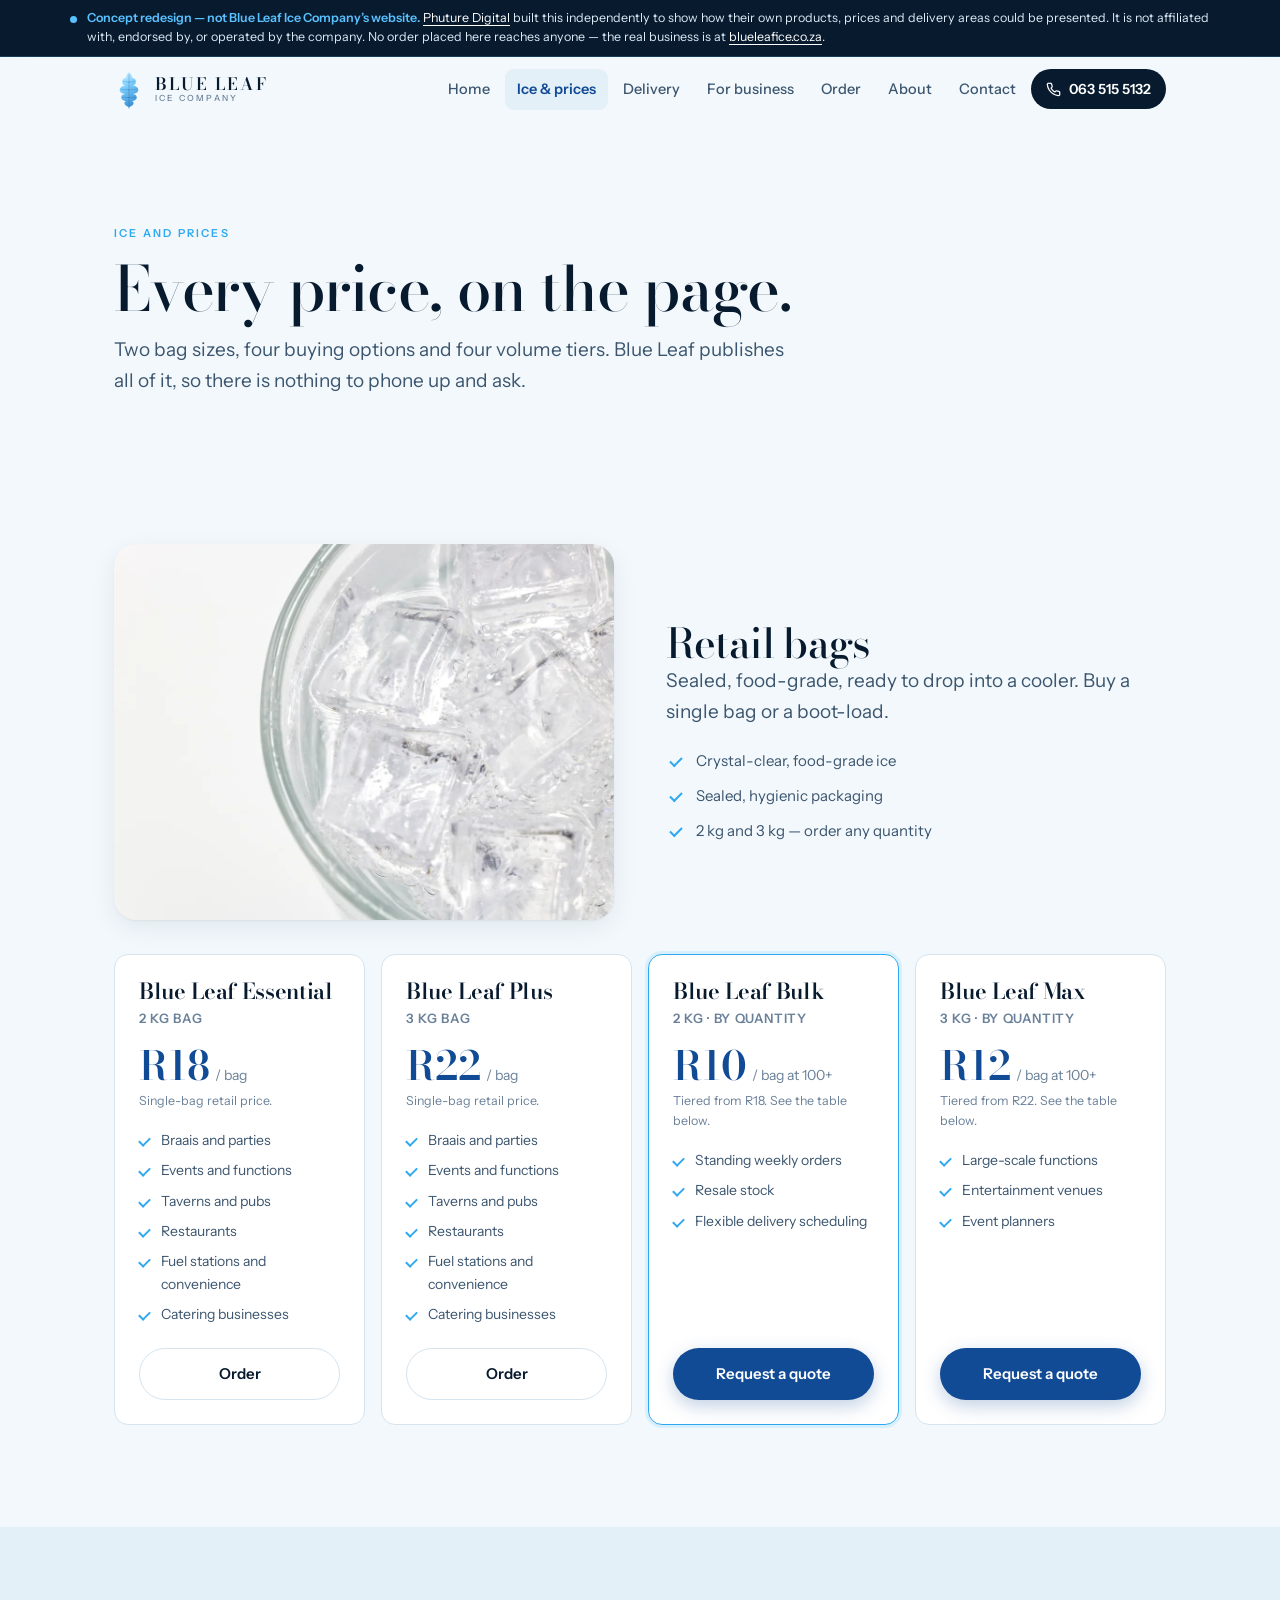
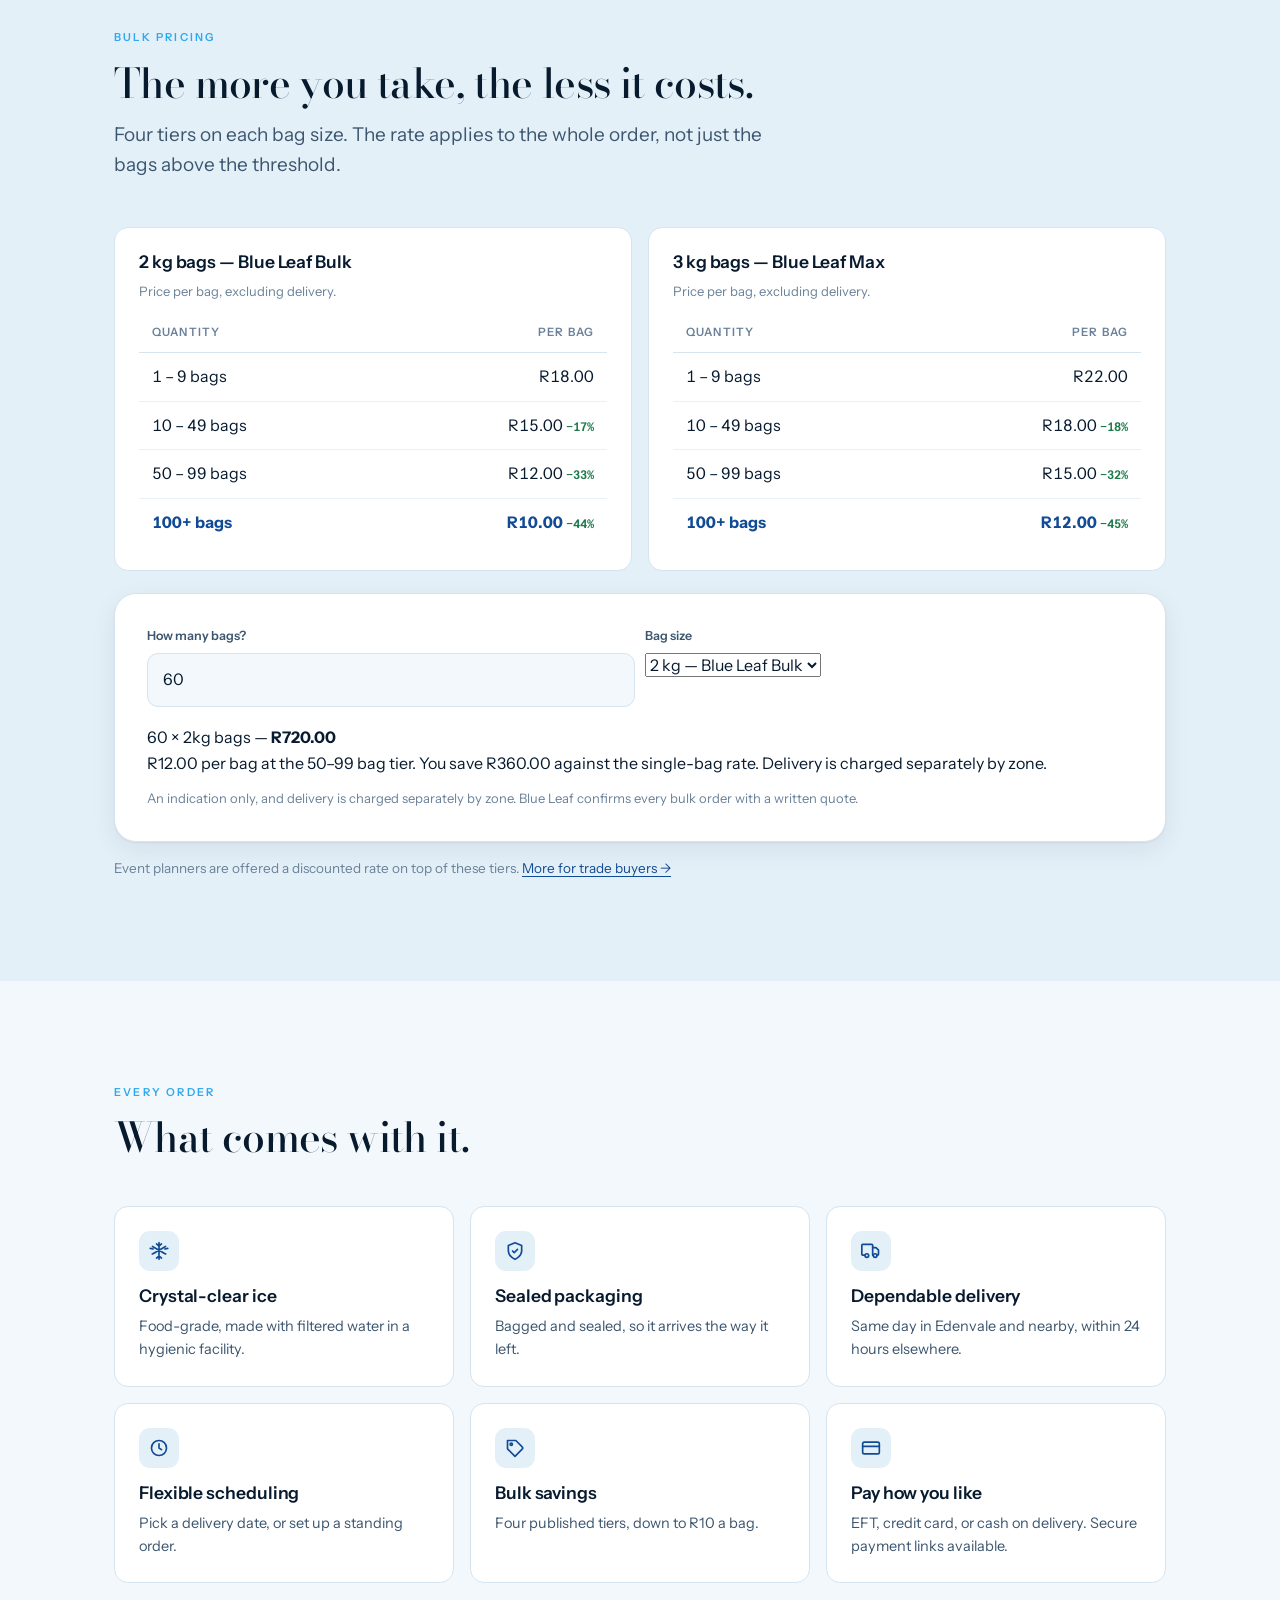
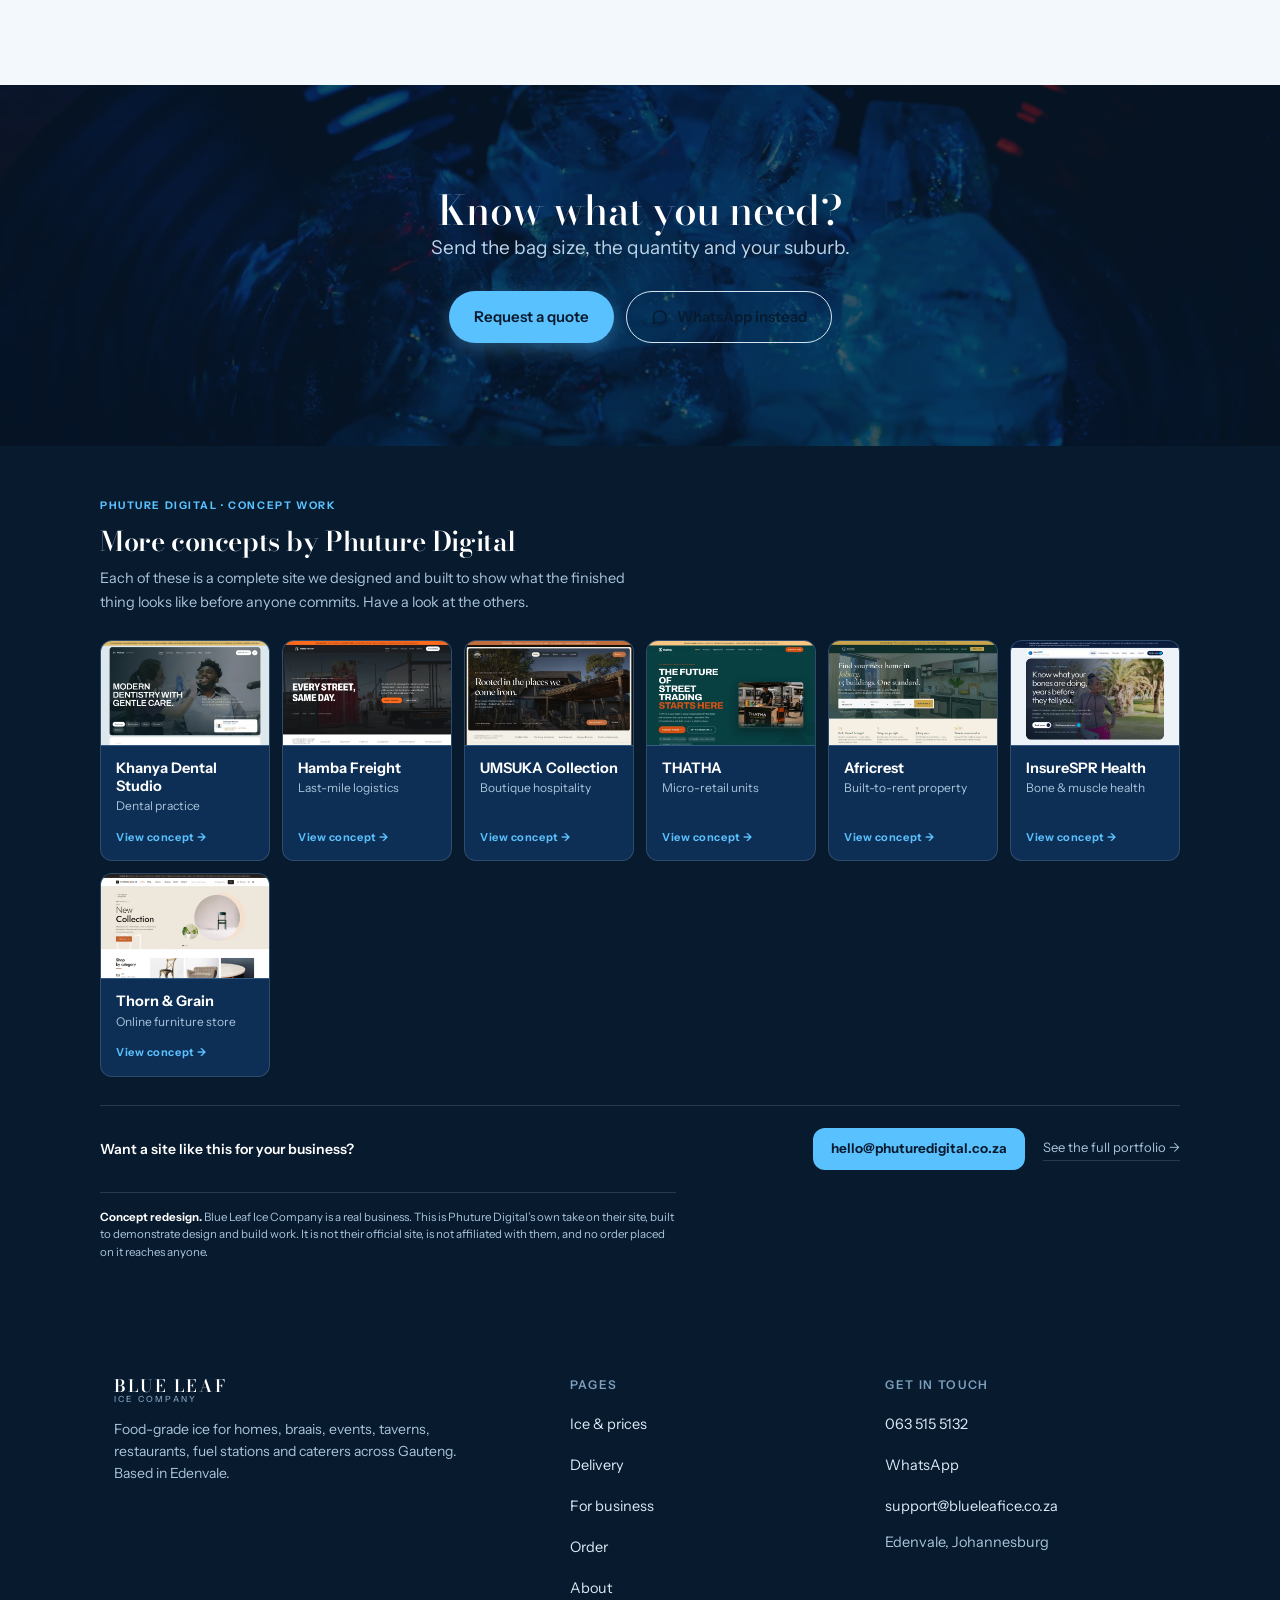
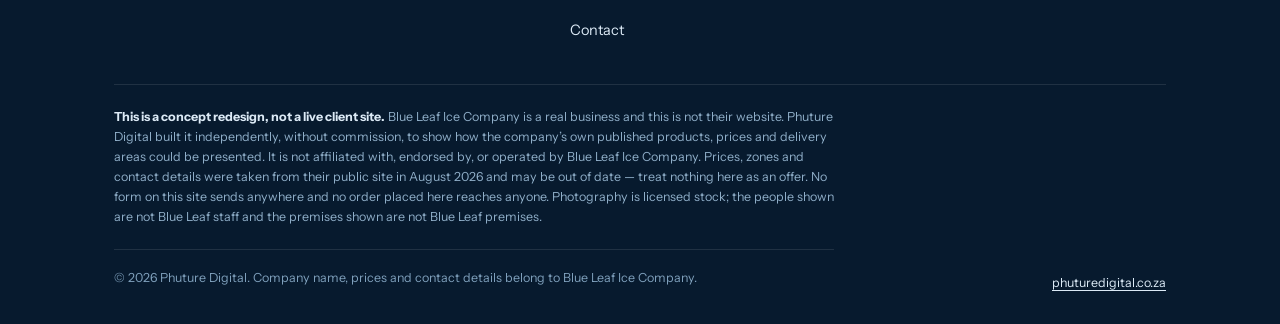
<file: products.html>
<!doctype html>
<html lang="en-ZA">
<head>
<meta charset="utf-8">
<meta name="viewport" content="width=device-width, initial-scale=1">
<title>Ice and prices — Blue Leaf Ice concept by Phuture Digital</title>
<meta name="description" content="2 kg and 3 kg food-grade ice bags with bulk tiers from R10 a bag. Concept redesign by Phuture Digital, not Blue Leaf Ice Company’s official site.">
<meta name="robots" content="noindex, nofollow">
<meta name="author" content="Phuture Digital">
<meta property="og:type" content="website">
<meta property="og:site_name" content="Blue Leaf Ice Company (concept redesign)">
<meta property="og:locale" content="en_ZA">
<meta property="og:title" content="Ice and prices — Blue Leaf Ice concept by Phuture Digital">
<meta property="og:description" content="2 kg and 3 kg food-grade ice bags with bulk tiers from R10 a bag. Concept redesign by Phuture Digital, not Blue Leaf Ice Company’s official site.">
<meta property="og:image" content="assets/hero.webp">
<meta name="twitter:card" content="summary_large_image">
<meta name="theme-color" content="#071A2E">
<link rel="icon" href="assets/favicon.svg" type="image/svg+xml">
<link rel="preconnect" href="https://fonts.googleapis.com">
<link rel="preconnect" href="https://fonts.gstatic.com" crossorigin>
<link rel="stylesheet" href="https://fonts.googleapis.com/css2?family=Bodoni+Moda:opsz,wght@6..96,500;6..96,600&family=Instrument+Sans:wght@400;500;600;700&display=swap">
<link rel="stylesheet" href="styles.css">
<!-- Stamp `.js` BEFORE first paint. A deferred script cannot do this without a
     flash of content: the stylesheet blocks rendering and the script does not. -->
<script>document.documentElement.className += ' js';</script>
</head>
<body>
<!-- ============================================================
     GENERATED FILE — do not edit here.
     Source: tools/content/products.html + tools/chrome.mjs
     Rebuild: node tools/build-pages.mjs
     ============================================================ -->
<a class="skip" href="#main">Skip to content</a>

<!-- icons:start -->
<svg class="vh" aria-hidden="true" focusable="false" xmlns="http://www.w3.org/2000/svg">
  <symbol id="i-phone" viewBox="0 0 24 24" fill="none" stroke="currentColor" stroke-width="2" stroke-linecap="round" stroke-linejoin="round"><path d="M22 16.9v3a2 2 0 0 1-2.2 2 19.8 19.8 0 0 1-8.6-3.1 19.5 19.5 0 0 1-6-6A19.8 19.8 0 0 1 2.1 4.2 2 2 0 0 1 4.1 2h3a2 2 0 0 1 2 1.7c.1 1 .4 1.9.7 2.8a2 2 0 0 1-.5 2.1L8.1 9.9a16 16 0 0 0 6 6l1.3-1.3a2 2 0 0 1 2.1-.4c.9.3 1.8.6 2.8.7a2 2 0 0 1 1.7 2Z"/></symbol>
  <symbol id="i-chat" viewBox="0 0 24 24" fill="none" stroke="currentColor" stroke-width="2" stroke-linecap="round" stroke-linejoin="round"><path d="M21 11.5a8.4 8.4 0 0 1-9 8.4 8.5 8.5 0 0 1-3.9-.9L3 20.5l1.5-4.6A8.4 8.4 0 0 1 3.6 11 8.4 8.4 0 0 1 12 2.6h.5A8.4 8.4 0 0 1 21 11Z"/></symbol>
  <symbol id="i-mail" viewBox="0 0 24 24" fill="none" stroke="currentColor" stroke-width="2" stroke-linecap="round" stroke-linejoin="round"><rect x="2" y="4" width="20" height="16" rx="2"/><path d="m22 7-10 6L2 7"/></symbol>
  <symbol id="i-pin" viewBox="0 0 24 24" fill="none" stroke="currentColor" stroke-width="2" stroke-linecap="round" stroke-linejoin="round"><path d="M20 10c0 6-8 12-8 12s-8-6-8-12a8 8 0 0 1 16 0Z"/><circle cx="12" cy="10" r="3"/></symbol>
  <symbol id="i-clock" viewBox="0 0 24 24" fill="none" stroke="currentColor" stroke-width="2" stroke-linecap="round" stroke-linejoin="round"><circle cx="12" cy="12" r="9"/><path d="M12 7v5l3 2"/></symbol>
  <symbol id="i-truck" viewBox="0 0 24 24" fill="none" stroke="currentColor" stroke-width="2" stroke-linecap="round" stroke-linejoin="round"><path d="M14 17V5a1 1 0 0 0-1-1H2a1 1 0 0 0-1 1v11a1 1 0 0 0 1 1h2"/><path d="M14 8h4l3 3v5a1 1 0 0 1-1 1h-1"/><circle cx="7" cy="17.5" r="2.2"/><circle cx="17" cy="17.5" r="2.2"/></symbol>
  <symbol id="i-snow" viewBox="0 0 24 24" fill="none" stroke="currentColor" stroke-width="2" stroke-linecap="round" stroke-linejoin="round"><path d="M12 2v20M4.2 6.5l15.6 9M19.8 6.5l-15.6 9M12 6l3-2.5M12 6 9 3.5M12 18l3 2.5M12 18l-3 2.5M4.9 9.6 1.5 8.9M7.2 14.2l-3.3 1.4M19.1 9.6l3.4-.7M16.8 14.2l3.3 1.4"/></symbol>
  <symbol id="i-shield" viewBox="0 0 24 24" fill="none" stroke="currentColor" stroke-width="2" stroke-linecap="round" stroke-linejoin="round"><path d="M12 22s8-3.6 8-10V5.5L12 2 4 5.5V12c0 6.4 8 10 8 10Z"/><path d="m9 12 2 2 4-4"/></symbol>
  <symbol id="i-tag" viewBox="0 0 24 24" fill="none" stroke="currentColor" stroke-width="2" stroke-linecap="round" stroke-linejoin="round"><path d="M20.6 13.4 12 22l-9-9V3h10l7.6 7.6a2 2 0 0 1 0 2.8Z"/><circle cx="7.5" cy="7.5" r="1.4"/></symbol>
  <symbol id="i-card" viewBox="0 0 24 24" fill="none" stroke="currentColor" stroke-width="2" stroke-linecap="round" stroke-linejoin="round"><rect x="2" y="5" width="20" height="14" rx="2"/><path d="M2 10h20"/></symbol>
  <symbol id="i-info" viewBox="0 0 24 24" fill="none" stroke="currentColor" stroke-width="2" stroke-linecap="round" stroke-linejoin="round"><circle cx="12" cy="12" r="9"/><path d="M12 11v5M12 8h.01"/></symbol>
</svg>
<!-- icons:end -->

<!-- banner:start -->
<div class="concept-banner">
  <div class="inner">
    <span class="dot" aria-hidden="true"></span>
    <p><strong>Concept redesign — not Blue Leaf Ice Company&rsquo;s website.</strong>
    <a href="https://www.phuturedigital.co.za" rel="noopener">Phuture Digital</a> built this independently to show how their own products, prices and delivery areas could be presented. It is not affiliated with, endorsed by, or operated by the company. No order placed here reaches anyone &mdash; the real business is at
    <a href="https://www.blueleafice.co.za" rel="noopener nofollow">blueleafice.co.za</a>.</p>
  </div>
</div>
<!-- banner:end -->

<!-- nav:start -->
<header class="nav">
  <div class="nav-inner">
    <a class="brand" href="index.html">
      <img class="brand-mark" src="assets/mark.svg" alt="" width="30" height="41">
      <span class="brand-type">
        <span class="brand-name">Blue Leaf</span>
        <span class="brand-sub">Ice Company</span>
      </span>
    </a>
    <button class="nav-toggle" type="button" aria-expanded="false" aria-controls="nav-links">Menu</button>
    <nav class="nav-links" id="nav-links" aria-label="Main">
      <a href="index.html">Home</a>
      <a href="products.html" aria-current="page">Ice & prices</a>
      <a href="delivery.html">Delivery</a>
      <a href="business.html">For business</a>
      <a href="order.html">Order</a>
      <a href="about.html">About</a>
      <a href="contact.html">Contact</a>
      <a class="nav-call" href="tel:+27635155132">
        <svg aria-hidden="true"><use href="#i-phone"></use></svg>063 515 5132
      </a>
    </nav>
  </div>
</header>
<!-- nav:end -->

<main id="main">
<section class="band" style="padding-bottom:0">
  <div class="wrap">
    <div class="sec-head">
      <p class="eyebrow">Ice and prices</p>
      <h1 class="h-xl">Every price, on the page.</h1>
      <p class="lede">Two bag sizes, four buying options and four volume tiers. Blue Leaf publishes all of it, so there is nothing to phone up and ask.</p>
    </div>
  </div>
</section>

<!-- =============================================================== PRODUCTS -->
<section class="band">
  <div class="wrap">
    <div class="split">
      <div class="split-figure reveal">
        <img src="assets/cubes.webp" alt="Clear ice cubes in a glass against a white ground." width="1200" height="800" loading="lazy" decoding="async">
      </div>
      <div>
        <h2 class="h-lg">Retail bags</h2>
        <p class="lede">Sealed, food-grade, ready to drop into a cooler. Buy a single bag or a boot-load.</p>
        <ul class="ticks">
          <li>Crystal-clear, food-grade ice</li>
          <li>Sealed, hygienic packaging</li>
          <li>2&nbsp;kg and 3&nbsp;kg &mdash; order any quantity</li>
        </ul>
      </div>
    </div>

    <div class="prods" style="margin-top:34px">
      <article class="prod reveal">
        <h3 class="prod-name">Blue Leaf Essential</h3>
        <p class="prod-size">2 kg bag</p>
        <p class="prod-price"><span class="r">R18</span><span class="u">/ bag</span></p>
        <p class="prod-from">Single-bag retail price.</p>
        <ul>
          <li>Braais and parties</li>
          <li>Events and functions</li>
          <li>Taverns and pubs</li>
          <li>Restaurants</li>
          <li>Fuel stations and convenience</li>
          <li>Catering businesses</li>
        </ul>
        <a class="btn btn-ghost" href="order.html">Order</a>
      </article>

      <article class="prod reveal reveal-d1">
        <h3 class="prod-name">Blue Leaf Plus</h3>
        <p class="prod-size">3 kg bag</p>
        <p class="prod-price"><span class="r">R22</span><span class="u">/ bag</span></p>
        <p class="prod-from">Single-bag retail price.</p>
        <ul>
          <li>Braais and parties</li>
          <li>Events and functions</li>
          <li>Taverns and pubs</li>
          <li>Restaurants</li>
          <li>Fuel stations and convenience</li>
          <li>Catering businesses</li>
        </ul>
        <a class="btn btn-ghost" href="order.html">Order</a>
      </article>

      <article class="prod feature reveal reveal-d2">
        <h3 class="prod-name">Blue Leaf Bulk</h3>
        <p class="prod-size">2 kg &middot; by quantity</p>
        <p class="prod-price"><span class="r">R10</span><span class="u">/ bag at 100+</span></p>
        <p class="prod-from">Tiered from R18. See the table below.</p>
        <ul>
          <li>Standing weekly orders</li>
          <li>Resale stock</li>
          <li>Flexible delivery scheduling</li>
        </ul>
        <a class="btn btn-primary" href="order.html">Request a quote</a>
      </article>

      <article class="prod reveal reveal-d3">
        <h3 class="prod-name">Blue Leaf Max</h3>
        <p class="prod-size">3 kg &middot; by quantity</p>
        <p class="prod-price"><span class="r">R12</span><span class="u">/ bag at 100+</span></p>
        <p class="prod-from">Tiered from R22. See the table below.</p>
        <ul>
          <li>Large-scale functions</li>
          <li>Entertainment venues</li>
          <li>Event planners</li>
        </ul>
        <a class="btn btn-primary" href="order.html">Request a quote</a>
      </article>
    </div>
  </div>
</section>

<!-- ================================================================== TIERS -->
<section class="band alt" aria-labelledby="tiers-h">
  <div class="wrap">
    <div class="sec-head reveal">
      <p class="eyebrow">Bulk pricing</p>
      <h2 class="h-lg" id="tiers-h">The more you take, the less it costs.</h2>
      <p class="lede">Four tiers on each bag size. The rate applies to the whole order, not just the bags above the threshold.</p>
    </div>

    <div class="cards" style="grid-template-columns:repeat(auto-fit,minmax(280px,1fr))">
      <div class="card reveal">
        <h3>2 kg bags &mdash; Blue Leaf Bulk</h3>
        <div class="table-scroll">
          <table class="tiers" data-tiers="2kg">
            <caption>Price per bag, excluding delivery.</caption>
            <thead>
              <tr><th scope="col">Quantity</th><th scope="col">Per bag</th></tr>
            </thead>
            <tbody>
              <tr data-min="1" data-max="9" data-price="18"><td>1 &ndash; 9 bags</td><td>R18.00</td></tr>
              <tr data-min="10" data-max="49" data-price="15"><td>10 &ndash; 49 bags</td><td>R15.00 <span class="save">&minus;17%</span></td></tr>
              <tr data-min="50" data-max="99" data-price="12"><td>50 &ndash; 99 bags</td><td>R12.00 <span class="save">&minus;33%</span></td></tr>
              <tr class="best" data-min="100" data-max="999999" data-price="10"><td>100+ bags</td><td>R10.00 <span class="save">&minus;44%</span></td></tr>
            </tbody>
          </table>
        </div>
      </div>

      <div class="card reveal reveal-d1">
        <h3>3 kg bags &mdash; Blue Leaf Max</h3>
        <div class="table-scroll">
          <table class="tiers" data-tiers="3kg">
            <caption>Price per bag, excluding delivery.</caption>
            <thead>
              <tr><th scope="col">Quantity</th><th scope="col">Per bag</th></tr>
            </thead>
            <tbody>
              <tr data-min="1" data-max="9" data-price="22"><td>1 &ndash; 9 bags</td><td>R22.00</td></tr>
              <tr data-min="10" data-max="49" data-price="18"><td>10 &ndash; 49 bags</td><td>R18.00 <span class="save">&minus;18%</span></td></tr>
              <tr data-min="50" data-max="99" data-price="15"><td>50 &ndash; 99 bags</td><td>R15.00 <span class="save">&minus;32%</span></td></tr>
              <tr class="best" data-min="100" data-max="999999" data-price="12"><td>100+ bags</td><td>R12.00 <span class="save">&minus;45%</span></td></tr>
            </tbody>
          </table>
        </div>
      </div>
    </div>

    <!-- The calculator reads its rates out of the two tables above rather than
         holding its own copy, so a price can only ever be changed in one place. -->
    <div class="finder reveal" data-calc style="margin-top:22px">
      <div class="finder-form">
        <div class="finder-field">
          <label for="calc-qty">How many bags?</label>
          <input id="calc-qty" data-calc-qty type="number" inputmode="numeric" min="1" max="5000" step="1" value="60">
        </div>
        <div class="finder-field">
          <label for="calc-size">Bag size</label>
          <select id="calc-size" data-calc-size>
            <option value="2kg">2 kg &mdash; Blue Leaf Bulk</option>
            <option value="3kg">3 kg &mdash; Blue Leaf Max</option>
          </select>
        </div>
      </div>
      <div class="finder-out" data-calc-out aria-live="polite"></div>
      <p class="finder-hint">An indication only, and delivery is charged separately by zone. Blue Leaf confirms every bulk order with a written quote.</p>
    </div>

    <p class="small reveal" style="margin-top:16px">Event planners are offered a discounted rate on top of these tiers. <a href="business.html">More for trade buyers &rarr;</a></p>
  </div>
</section>

<!-- ================================================================ INCLUDED -->
<section class="band" aria-labelledby="inc-h">
  <div class="wrap">
    <div class="sec-head reveal">
      <p class="eyebrow">Every order</p>
      <h2 class="h-lg" id="inc-h">What comes with it.</h2>
    </div>
    <div class="cards cards-3up">
      <div class="card reveal">
        <span class="card-icon"><svg aria-hidden="true"><use href="#i-snow"></use></svg></span>
        <h3>Crystal-clear ice</h3>
        <p>Food-grade, made with filtered water in a hygienic facility.</p>
      </div>
      <div class="card reveal reveal-d1">
        <span class="card-icon"><svg aria-hidden="true"><use href="#i-shield"></use></svg></span>
        <h3>Sealed packaging</h3>
        <p>Bagged and sealed, so it arrives the way it left.</p>
      </div>
      <div class="card reveal reveal-d2">
        <span class="card-icon"><svg aria-hidden="true"><use href="#i-truck"></use></svg></span>
        <h3>Dependable delivery</h3>
        <p>Same day in Edenvale and nearby, within 24 hours elsewhere.</p>
      </div>
      <div class="card reveal">
        <span class="card-icon"><svg aria-hidden="true"><use href="#i-clock"></use></svg></span>
        <h3>Flexible scheduling</h3>
        <p>Pick a delivery date, or set up a standing order.</p>
      </div>
      <div class="card reveal reveal-d1">
        <span class="card-icon"><svg aria-hidden="true"><use href="#i-tag"></use></svg></span>
        <h3>Bulk savings</h3>
        <p>Four published tiers, down to R10 a bag.</p>
      </div>
      <div class="card reveal reveal-d2">
        <span class="card-icon"><svg aria-hidden="true"><use href="#i-card"></use></svg></span>
        <h3>Pay how you like</h3>
        <p>EFT, credit card, or cash on delivery. Secure payment links available.</p>
      </div>
    </div>
  </div>
</section>

<section class="band cta-band">
  <div class="band-bg" aria-hidden="true">
    <img src="assets/icebin.webp" alt="" width="1400" height="933" loading="lazy" decoding="async">
  </div>
  <div class="wrap">
    <h2 class="h-lg">Know what you need?</h2>
    <p class="lede">Send the bag size, the quantity and your suburb.</p>
    <div class="btn-row">
      <a class="btn btn-ice" href="order.html">Request a quote</a>
      <a class="btn btn-ghost" href="https://wa.me/27635155132" rel="noopener">
        <svg aria-hidden="true"><use href="#i-chat"></use></svg>WhatsApp instead
      </a>
    </div>
  </div>
</section>
</main>

<!-- pd-network:start -->
<section class="pd-network" aria-labelledby="pd-network-title">
  <div class="pd-network-inner">
    <p class="pd-network-eyebrow">Phuture Digital &middot; Concept work</p>
    <h2 class="pd-network-title" id="pd-network-title">More concepts by Phuture Digital</h2>
    <p class="pd-network-lede">Each of these is a complete site we designed and built to show what the finished thing looks like before anyone commits. Have a look at the others.</p>
    <ul class="pd-network-grid">
        <li class="pd-network-card">
          <a href="https://khanya-concept.phuturedigital.co.za">
            <img class="pd-network-thumb" src="/pd-concepts/khanya.webp" alt=""
                 width="640" height="400" loading="lazy" decoding="async">
            <span class="pd-network-body">
              <span class="pd-network-name">Khanya Dental Studio</span>
              <span class="pd-network-sector">Dental practice</span>
              <span class="pd-network-go">View concept &rarr;</span>
            </span>
          </a>
        </li>
        <li class="pd-network-card">
          <a href="https://hamba-concept.phuturedigital.co.za">
            <img class="pd-network-thumb" src="/pd-concepts/hamba.webp" alt=""
                 width="640" height="400" loading="lazy" decoding="async">
            <span class="pd-network-body">
              <span class="pd-network-name">Hamba Freight</span>
              <span class="pd-network-sector">Last-mile logistics</span>
              <span class="pd-network-go">View concept &rarr;</span>
            </span>
          </a>
        </li>
        <li class="pd-network-card">
          <a href="https://umsuka-concept.phuturedigital.co.za">
            <img class="pd-network-thumb" src="/pd-concepts/umsuka.webp" alt=""
                 width="640" height="400" loading="lazy" decoding="async">
            <span class="pd-network-body">
              <span class="pd-network-name">UMSUKA Collection</span>
              <span class="pd-network-sector">Boutique hospitality</span>
              <span class="pd-network-go">View concept &rarr;</span>
            </span>
          </a>
        </li>
        <li class="pd-network-card">
          <a href="https://thatha-concept.phuturedigital.co.za">
            <img class="pd-network-thumb" src="/pd-concepts/thatha.webp" alt=""
                 width="640" height="400" loading="lazy" decoding="async">
            <span class="pd-network-body">
              <span class="pd-network-name">THATHA</span>
              <span class="pd-network-sector">Micro-retail units</span>
              <span class="pd-network-go">View concept &rarr;</span>
            </span>
          </a>
        </li>
        <li class="pd-network-card">
          <a href="https://africrest-concept.phuturedigital.co.za">
            <img class="pd-network-thumb" src="/pd-concepts/africrest.webp" alt=""
                 width="640" height="400" loading="lazy" decoding="async">
            <span class="pd-network-body">
              <span class="pd-network-name">Africrest</span>
              <span class="pd-network-sector">Built-to-rent property</span>
              <span class="pd-network-go">View concept &rarr;</span>
            </span>
          </a>
        </li>
        <li class="pd-network-card">
          <a href="https://insurespr-concept.phuturedigital.co.za">
            <img class="pd-network-thumb" src="/pd-concepts/insurespr.webp" alt=""
                 width="640" height="400" loading="lazy" decoding="async">
            <span class="pd-network-body">
              <span class="pd-network-name">InsureSPR Health</span>
              <span class="pd-network-sector">Bone &amp; muscle health</span>
              <span class="pd-network-go">View concept &rarr;</span>
            </span>
          </a>
        </li>
        <li class="pd-network-card">
          <a href="https://thorn-grain-concept.phuturedigital.co.za">
            <img class="pd-network-thumb" src="/pd-concepts/thorn-grain.webp" alt=""
                 width="640" height="400" loading="lazy" decoding="async">
            <span class="pd-network-body">
              <span class="pd-network-name">Thorn &amp; Grain</span>
              <span class="pd-network-sector">Online furniture store</span>
              <span class="pd-network-go">View concept &rarr;</span>
            </span>
          </a>
        </li>
    </ul>
    <div class="pd-network-cta">
      <p>Want a site like this for your business?</p>
      <a class="pd-network-btn" href="mailto:hello@phuturedigital.co.za">hello@phuturedigital.co.za</a>
      <a class="pd-network-link" href="https://www.phuturedigital.co.za/portfolio" rel="noopener">See the full portfolio &rarr;</a>
    </div>
    <p class="pd-network-mark"><strong>Concept redesign.</strong> Blue Leaf Ice Company is a real business. This is Phuture Digital&rsquo;s own take on their site, built to demonstrate design and build work. It is not their official site, is not affiliated with them, and no order placed on it reaches anyone.</p>
  </div>
</section>
<!-- pd-network:end -->

<!-- footer:start -->
<footer class="foot">
  <div class="wrap">
    <div class="foot-top">
      <div class="foot-brand">
        <span class="brand-name">Blue Leaf</span>
        <span class="brand-sub">Ice Company</span>
        <p>Food-grade ice for homes, braais, events, taverns, restaurants, fuel stations and caterers across Gauteng. Based in Edenvale.</p>
      </div>
      <div>
        <h4>Pages</h4>
        <ul>
          <li><a href="products.html">Ice & prices</a></li>
          <li><a href="delivery.html">Delivery</a></li>
          <li><a href="business.html">For business</a></li>
          <li><a href="order.html">Order</a></li>
          <li><a href="about.html">About</a></li>
          <li><a href="contact.html">Contact</a></li>
        </ul>
      </div>
      <div>
        <h4>Get in touch</h4>
        <ul>
          <li><a href="tel:+27635155132">063 515 5132</a></li>
          <li><a href="https://wa.me/27635155132" rel="noopener">WhatsApp</a></li>
          <li><a href="mailto:support@blueleafice.co.za">support@blueleafice.co.za</a></li>
          <li>Edenvale, Johannesburg</li>
        </ul>
      </div>
    </div>

    <div class="concept-note">
      <strong>This is a concept redesign, not a live client site.</strong>
      Blue Leaf Ice Company is a real business and this is not their website. Phuture Digital built it independently, without commission, to show how the company&rsquo;s own published products, prices and delivery areas could be presented. It is not affiliated with, endorsed by, or operated by Blue Leaf Ice Company. Prices, zones and contact details were taken from their public site in August 2026 and may be out of date &mdash; treat nothing here as an offer. No form on this site sends anywhere and no order placed here reaches anyone. Photography is licensed stock; the people shown are not Blue Leaf staff and the premises shown are not Blue Leaf premises.
    </div>

    <div class="foot-bottom">
      <span>&copy; 2026 Phuture Digital. Company name, prices and contact details belong to Blue Leaf Ice Company.</span>
      <span><a href="https://www.phuturedigital.co.za" rel="noopener">phuturedigital.co.za</a></span>
    </div>
  </div>
</footer>
<!-- footer:end -->

<script src="site.js"></script>
</body>
</html>
</file>
<file: styles.css>
/* ============================================================================
   Blue Leaf Ice Company — concept redesign by Phuture Digital
   ----------------------------------------------------------------------------
   Not the company's official site. See the banner on every page.

   PALETTE PROVENANCE. Nothing here is invented. Two sources, different
   authority:
     - DECLARED. #5AC1FF and #00001F are the two non-Webflow-default colours in
       Blue Leaf's own stylesheet (14 and 13 uses). That is designer intent and
       it wins for the accent and the darkest ink.
     - SAMPLED. #114B95, #2D71B2 and #C6F2FF were read out of the supplied logo
       raster by tools/sample-colours.mjs. They fill in the middle of the scale,
       which the declared pair does not cover.
   #00001F is used as a reference point rather than literally: at hue 240 and
   12% lightness it reads as black-violet, so the ink here is rotated to the
   logo's own 210 hue so that dark surfaces read navy rather than dead black.

   TYPOGRAPHY. The supplied logo sets BLUE LEAF in a high-contrast Didone with
   wide tracking; the live site sets everything in Instrument Sans. Those two
   things disagree. This resolves the disagreement in the logo's favour for
   display type while KEEPING Instrument Sans for body copy — the redesign is
   meant to fix a mismatch, not to throw away a reasonable decision.
   ========================================================================= */

:root {
  /* --- ink ------------------------------------------------------------- */
  --ink:        #071A2E;   /* deep navy ground */
  --ink-2:      #0E2F55;   /* raised dark surface */
  --ink-soft:   #3C566F;   /* body text on light */
  --ink-mute:   #6A8199;   /* captions, meta */

  /* --- brand ----------------------------------------------------------- */
  --brand:      #114B95;   /* sampled: the logo wordmark navy */
  --brand-mid:  #2D71B2;   /* sampled: the leaf mid-tone */
  --ice:        #5AC1FF;   /* DECLARED in Blue Leaf's own CSS */
  --ice-deep:   #2FA8F0;   /* darkened ice — passes AA on white, --ice does not */
  --ice-pale:   #C6F2FF;   /* sampled: the logo's highlight */

  /* --- surfaces --------------------------------------------------------- */
  --mist:       #F2F8FC;   /* page ground */
  --mist-2:     #E4F0F8;   /* alternating band */
  --card:       #FFFFFF;
  --line:       #D5E4EF;
  --line-soft:  #E8F1F7;

  /* --- accents ---------------------------------------------------------- */
  --warn:       #B25E00;   /* the "not affiliated" register, and form errors */
  --go:         #1C7A4A;   /* free-delivery zone */

  /* --- type ------------------------------------------------------------- */
  --f-display: 'Bodoni Moda', 'Didot', Georgia, 'Times New Roman', serif;
  --f-body: 'Instrument Sans', system-ui, -apple-system, 'Segoe UI', Roboto, sans-serif;

  /* --- metrics ----------------------------------------------------------- */
  --wrap: 1140px;
  --gutter: clamp(18px, 4vw, 44px);
  --band: clamp(56px, 8vw, 104px);
  --radius: 14px;
  --radius-lg: 22px;
  --shadow: 0 1px 2px rgba(7, 26, 46, .05), 0 8px 26px rgba(7, 26, 46, .07);
  --shadow-lift: 0 2px 6px rgba(7, 26, 46, .07), 0 18px 44px rgba(7, 26, 46, .13);
}

/* ============================================================================
   Reset
   ========================================================================= */

*, *::before, *::after { box-sizing: border-box; }

html { -webkit-text-size-adjust: 100%; scroll-behavior: smooth; }

body {
  margin: 0;
  background: var(--mist);
  color: var(--ink);
  font-family: var(--f-body);
  font-size: 16px;
  line-height: 1.6;
  -webkit-font-smoothing: antialiased;
  text-rendering: optimizeLegibility;
}

h1, h2, h3, h4 { margin: 0; line-height: 1.14; letter-spacing: -.015em; font-weight: 600; }
p { margin: 0; }
ul, ol { margin: 0; padding: 0; }
li { list-style: none; }

img, svg { display: block; max-width: 100%; }

/* An <img>'s width/height ATTRIBUTES become presentational hints that beat a
   bare max-width:100% for the height, so a constrained image squashes and
   `aspect-ratio` — which only resolves a MISSING dimension — silently does
   nothing. Pairing the attribute selector restores the ratio. Do not remove. */
img[width][height] { height: auto; }

/* Images that must FILL their frame rather than follow their own ratio have to
   OUT-SPECIFY the guard above. img[width][height] scores (0,2,1) — two
   attribute selectors beat a lone class — so `.seg-card img` at (0,1,1) would
   lose and the fill would silently collapse to intrinsic height. Matching the
   attributes brings these to (0,3,1). Every new fill selector must repeat
   [width][height] or it will not work. */
.hero-figure img[width][height],
.seg-card img[width][height],
.proof-figure img[width][height],
.band-bg img[width][height],
.split-figure img[width][height],
.prod-figure img[width][height] { height: 100%; }

a { color: var(--brand); text-underline-offset: 3px; }
a:hover { color: var(--ice-deep); }

button, input, select, textarea { font: inherit; color: inherit; }

:focus-visible {
  outline: 3px solid var(--ice-deep);
  outline-offset: 2px;
  border-radius: 4px;
}

.skip {
  position: absolute; left: -9999px; top: 0; z-index: 100;
  background: var(--ink); color: #fff; padding: 12px 18px; border-radius: 0 0 8px 0;
}
.skip:focus { left: 0; }

.wrap { max-width: var(--wrap); margin: 0 auto; padding-inline: var(--gutter); }
.vh {
  position: absolute; width: 1px; height: 1px; overflow: hidden;
  clip: rect(0 0 0 0); clip-path: inset(50%); white-space: nowrap;
}

/* ============================================================================
   Concept banner
   ----------------------------------------------------------------------------
   Blue Leaf Ice Company is a REAL business. This banner plus the noindex header
   in vercel.json and robots.txt are what keep a concept redesign from competing
   with, or being mistaken for, their actual site. Both are required: the banner
   stops a person mistaking it, the header stops Google surfacing it.
   ========================================================================= */

.concept-banner {
  background: var(--ink);
  color: #DCEAF6;
  font-size: 12.5px;
  line-height: 1.5;
  padding: 9px var(--gutter);
  border-bottom: 1px solid rgba(90, 193, 255, .22);
}
.concept-banner .inner {
  max-width: var(--wrap); margin: 0 auto;
  display: flex; gap: 10px; align-items: flex-start;
}
.concept-banner strong { color: var(--ice); font-weight: 600; }
.concept-banner a { color: #fff; text-decoration: underline; }
.concept-banner a:hover { color: var(--ice); }
.concept-banner .dot {
  flex: none; width: 7px; height: 7px; border-radius: 50%;
  background: var(--ice); margin-top: 7px;
}

/* ============================================================================
   Navigation
   ========================================================================= */

.nav {
  position: sticky; top: 0; z-index: 50;
  background: rgba(242, 248, 252, .88);
  backdrop-filter: blur(12px);
  border-bottom: 1px solid transparent;
  transition: border-color .2s ease, box-shadow .2s ease;
}
.nav.stuck { border-bottom-color: var(--line); box-shadow: 0 6px 20px rgba(7, 26, 46, .06); }

.nav-inner {
  max-width: var(--wrap); margin: 0 auto; padding: 12px var(--gutter);
  display: flex; align-items: center; gap: 18px;
}

.brand { display: flex; align-items: center; gap: 11px; text-decoration: none; color: inherit; flex: none; }
.brand-mark { width: 30px; flex: none; }
.brand-type { display: grid; gap: 1px; }
/* Both are <span>s and both are used OUTSIDE .brand-type (the footer lockup
   puts them straight into a div), so they carry their own display:block rather
   than relying on a grid parent to lay them out. */
.brand-name, .brand-sub { display: block; }
.brand-name {
  font-family: var(--f-display);
  font-size: 17px; font-weight: 600; letter-spacing: .13em;
  text-transform: uppercase; line-height: 1; color: var(--ink);
}
.brand-sub {
  font-size: 8.5px; letter-spacing: .26em; text-transform: uppercase;
  color: var(--ink-mute); font-weight: 500; line-height: 1;
}

.nav-links { display: flex; gap: 3px; margin-left: auto; align-items: center; }
.nav-links a {
  display: block; padding: 9px 12px; border-radius: 9px;
  font-size: 14.5px; font-weight: 500; color: var(--ink-soft); text-decoration: none;
  transition: background .16s ease, color .16s ease;
}
.nav-links a:hover { background: var(--mist-2); color: var(--ink); }
.nav-links a[aria-current="page"] { color: var(--brand); background: var(--mist-2); font-weight: 600; }

/* The phone number is a first-class navigation item, not a footer detail.
   Blue Leaf's live site renders 063 515 5132 INSIDE A PNG, so on a phone — the
   device most of their traffic is on, buying a perishable product with same-day
   urgency — it cannot be tapped, copied, or read by a screen reader. Making it
   a real tel: link in persistent chrome is the single highest-value change on
   this site. */
/* Scoped as `.nav-links a.nav-call` (0,2,1) on purpose. `.nav-links a` above
   scores (0,1,1) and sets display:block — a bare `.nav-call` at (0,1,0) LOSES
   to it, and the button silently stacks its icon above its label. Same trap as
   the img[width][height] guard at the top of this file: a descendant selector
   written loosely out-ranks a component class written specifically. */
.nav-links a.nav-call {
  display: inline-flex; align-items: center; gap: 8px; flex: none;
  padding: 9px 15px; border-radius: 999px;
  background: var(--ink); color: #fff !important;
  font-size: 14px; font-weight: 600; text-decoration: none; white-space: nowrap;
  transition: background .16s ease, transform .16s ease;
}
.nav-call:hover { background: var(--brand); color: #fff; transform: translateY(-1px); }
.nav-call svg { width: 15px; height: 15px; flex: none; }

.nav-toggle {
  display: none; margin-left: auto;
  background: var(--card); border: 1px solid var(--line);
  border-radius: 10px; padding: 9px 12px; cursor: pointer;
  font-size: 14px; font-weight: 600; color: var(--ink);
}

@media (max-width: 900px) {
  .nav-toggle { display: block; }
  .nav-links {
    display: none; position: absolute; left: 0; right: 0; top: 100%;
    flex-direction: column; gap: 2px; align-items: stretch;
    background: var(--card); border-bottom: 1px solid var(--line);
    padding: 10px var(--gutter) 16px; box-shadow: var(--shadow);
  }
  .nav-links.open { display: flex; }
  .nav-links a { padding: 12px 10px; font-size: 16px; }
  .nav-call { order: -1; justify-content: center; margin-bottom: 6px; }
}
@media (max-width: 420px) {
  .brand-name { font-size: 15px; letter-spacing: .1em; }
  .brand-mark { width: 25px; }
}

/* ============================================================================
   Typographic scale
   ========================================================================= */

.eyebrow {
  font-size: 11px; letter-spacing: .2em; text-transform: uppercase;
  font-weight: 600; color: var(--ice-deep); margin-bottom: 14px;
}
.eyebrow.on-dark { color: var(--ice); }

.h-xl {
  font-family: var(--f-display);
  font-size: clamp(34px, 6.2vw, 62px); font-weight: 500;
  line-height: 1.04; letter-spacing: -.02em; text-wrap: balance;
}
.h-lg {
  font-family: var(--f-display);
  font-size: clamp(27px, 4vw, 41px); font-weight: 500;
  line-height: 1.1; letter-spacing: -.015em; text-wrap: balance;
}
.h-md {
  font-family: var(--f-display);
  font-size: clamp(21px, 2.6vw, 27px); font-weight: 500; line-height: 1.2;
}
.lede {
  font-size: clamp(16.5px, 1.7vw, 19px); line-height: 1.6;
  color: var(--ink-soft); max-width: 60ch;
}
.small { font-size: 13.5px; line-height: 1.55; color: var(--ink-mute); }

.band { padding-block: var(--band); }
.band.alt { background: var(--mist-2); }
.band.dark { background: var(--ink); color: #E3EFF8; }
.band.dark .lede, .band.dark .small { color: #A9C4DA; }
.band.dark .h-lg, .band.dark .h-md, .band.dark .h-xl { color: #fff; }

.sec-head { max-width: 62ch; margin-bottom: clamp(28px, 4vw, 46px); }
.sec-head .lede { margin-top: 14px; }

/* ============================================================================
   Buttons
   ========================================================================= */

.btn {
  display: inline-flex; align-items: center; justify-content: center; gap: 9px;
  padding: 13px 24px; border-radius: 999px; border: 1px solid transparent;
  font-size: 15px; font-weight: 600; text-decoration: none; cursor: pointer;
  transition: transform .16s ease, background .16s ease, box-shadow .16s ease;
  min-height: 46px;
}
.btn svg { width: 17px; height: 17px; flex: none; }
.btn:hover { transform: translateY(-2px); }

.btn-primary { background: var(--brand); color: #fff; box-shadow: 0 6px 18px rgba(17, 75, 149, .26); }
.btn-primary:hover { background: #0D3C7A; color: #fff; box-shadow: 0 10px 26px rgba(17, 75, 149, .32); }

.btn-ice { background: var(--ice); color: var(--ink); box-shadow: 0 6px 18px rgba(90, 193, 255, .34); }
.btn-ice:hover { background: var(--ice-pale); color: var(--ink); }

.btn-ghost { background: transparent; color: var(--ink); border-color: var(--line); }
.btn-ghost:hover { background: var(--card); border-color: var(--ice-deep); color: var(--brand); }
/* On the CTA bands the ghost button sits over a photograph, where a 30%
   white hairline all but disappears. It gets a translucent fill and a much
   stronger border so it still reads as a button against the busiest frame. */
.band.dark .btn-ghost {
  color: #fff; border-color: rgba(255, 255, 255, .55);
  background: rgba(255, 255, 255, .1);
}
.band.dark .btn-ghost:hover { background: rgba(255, 255, 255, .22); color: #fff; }

.btn-row { display: flex; flex-wrap: wrap; gap: 12px; margin-top: 28px; }

/* ============================================================================
   Hero
   ----------------------------------------------------------------------------
   A split rather than a full-bleed photograph with a scrim. Two reasons: the
   headline stays on a flat ground so it needs no scrim fighting the image, and
   the left column can carry the two things a visitor actually came for — the
   phone number and whether Blue Leaf delivers to them.
   ========================================================================= */

.hero { background: var(--card); border-bottom: 1px solid var(--line); }
.hero-grid {
  display: grid; grid-template-columns: 1.05fr .95fr; gap: clamp(28px, 4.5vw, 64px);
  align-items: center; padding-block: clamp(38px, 5.5vw, 76px);
}
.hero-copy .lede { margin-top: 18px; }

.hero-figure {
  position: relative; border-radius: var(--radius-lg); overflow: hidden;
  aspect-ratio: 4 / 3.4; background: var(--mist-2); box-shadow: var(--shadow-lift);
}
.hero-figure img { width: 100%; object-fit: cover; }

/* A frosted card sitting over the photograph, carrying the delivery promise.
   Bottom-left because the hero image's own detail sits top-right. */
.hero-tag {
  position: absolute; left: 16px; right: 16px; bottom: 16px;
  background: rgba(7, 26, 46, .82);
  backdrop-filter: blur(10px);
  color: #fff; padding: 14px 17px; border-radius: var(--radius);
  display: flex; gap: 13px; align-items: center;
}
.hero-tag .n {
  font-family: var(--f-display); font-size: 27px; line-height: 1;
  color: var(--ice); font-weight: 600; flex: none;
}
.hero-tag p { font-size: 13.5px; line-height: 1.45; color: #CFE4F4; }
.hero-tag strong { color: #fff; font-weight: 600; }

@media (max-width: 880px) {
  .hero-grid { grid-template-columns: 1fr; gap: 30px; }
  .hero-figure { aspect-ratio: 16 / 11; }
}

/* --- the trust strip under the hero ------------------------------------- */
.hero-strip {
  border-top: 1px solid var(--line-soft);
  display: grid; grid-template-columns: repeat(4, 1fr); gap: 1px;
  background: var(--line-soft);
}
.hero-strip li { background: var(--card); padding: 18px var(--gutter); text-align: center; }
/* display:block is required, not cosmetic — these are <span>s, so without it
   the figure and its label run together on one line. */
.hero-strip .k {
  display: block;
  font-family: var(--f-display); font-size: clamp(19px, 2.4vw, 26px);
  color: var(--brand); font-weight: 600; line-height: 1;
}
.hero-strip .v { display: block; font-size: 12.5px; color: var(--ink-mute); margin-top: 6px; line-height: 1.4; }
@media (max-width: 700px) { .hero-strip { grid-template-columns: repeat(2, 1fr); } }

/* ============================================================================
   Zone finder — the signature component
   ----------------------------------------------------------------------------
   Blue Leaf's delivery zones, fees and suburb lists currently exist ONLY as
   pixels inside a generated PNG. That means: invisible to search (nobody
   searching "ice delivery Bedfordview" can find them), unreadable by a screen
   reader, untranslatable, unselectable, and impossible to correct without
   re-rendering an image. Rebuilding it as real markup is the single clearest
   demonstration of what this redesign is for, so it gets pride of place.
   ========================================================================= */

.finder {
  background: var(--card); border: 1px solid var(--line);
  border-radius: var(--radius-lg); padding: clamp(20px, 3vw, 32px);
  box-shadow: var(--shadow);
}
.finder-form { display: flex; gap: 10px; flex-wrap: wrap; }
.finder-field { flex: 1 1 240px; min-width: 0; position: relative; }
.finder-field label {
  display: block; font-size: 12.5px; font-weight: 600;
  color: var(--ink-soft); margin-bottom: 7px;
}
.finder-field input {
  width: 100%; padding: 13px 15px; border-radius: 11px;
  border: 1px solid var(--line); background: var(--mist);
  font-size: 16px; /* 16px minimum, or iOS Safari zooms the page on focus */
}
.finder-field input:focus { background: #fff; }
.finder-form .btn { align-self: flex-end; min-height: 48px; }

.finder-out { margin-top: 18px; }
.finder-card {
  display: flex; gap: 15px; align-items: flex-start;
  padding: 17px 19px; border-radius: var(--radius);
  border: 1px solid var(--line); background: var(--mist);
}
.finder-card .badge {
  flex: none; width: 46px; height: 46px; border-radius: 12px;
  display: grid; place-items: center;
  font-family: var(--f-display); font-size: 21px; font-weight: 600;
  background: var(--brand); color: #fff;
}
.finder-card .t { font-weight: 600; font-size: 16.5px; }
.finder-card .d { font-size: 14px; color: var(--ink-soft); margin-top: 3px; }

.finder-card.is-free { border-color: rgba(28, 122, 74, .35); background: rgba(28, 122, 74, .06); }
.finder-card.is-free .badge { background: var(--go); }
.finder-card.is-unknown { border-color: rgba(178, 94, 0, .35); background: rgba(178, 94, 0, .06); }
.finder-card.is-unknown .badge { background: var(--warn); font-size: 19px; }

.finder-hint { font-size: 13px; color: var(--ink-mute); margin-top: 12px; }
.finder-hint button {
  background: none; border: 0; padding: 0; cursor: pointer;
  color: var(--brand); font-weight: 600; text-decoration: underline;
  text-underline-offset: 3px; font-size: inherit;
}

/* ============================================================================
   Zone cards
   ========================================================================= */

.zones { display: grid; grid-template-columns: repeat(auto-fit, minmax(232px, 1fr)); gap: 16px; }
.zone {
  background: var(--card); border: 1px solid var(--line);
  border-radius: var(--radius); padding: 22px; display: flex; flex-direction: column;
}
.zone-top { display: flex; align-items: center; gap: 12px; margin-bottom: 14px; }
.zone-n {
  width: 40px; height: 40px; border-radius: 11px; flex: none; display: grid; place-items: center;
  font-family: var(--f-display); font-size: 19px; font-weight: 600;
  background: var(--mist-2); color: var(--brand);
}
.zone-fee { font-size: 20px; font-weight: 700; line-height: 1.1; }
.zone-fee .sub { display: block; font-size: 12px; font-weight: 500; color: var(--ink-mute); letter-spacing: .02em; }
.zone-list { display: flex; flex-wrap: wrap; gap: 6px; margin-top: auto; padding-top: 14px; }
.zone-list li {
  font-size: 12.5px; padding: 4px 10px; border-radius: 999px;
  background: var(--mist-2); color: var(--ink-soft);
}
.zone-note { font-size: 12.5px; color: var(--ink-mute); margin-top: 12px; }

.zone.free { border-color: rgba(28, 122, 74, .35); }
.zone.free .zone-n { background: rgba(28, 122, 74, .12); color: var(--go); }
.zone.free .zone-fee { color: var(--go); }

/* ============================================================================
   Pricing
   ========================================================================= */

.prods { display: grid; grid-template-columns: repeat(auto-fit, minmax(240px, 1fr)); gap: 16px; }
.prod {
  background: var(--card); border: 1px solid var(--line); border-radius: var(--radius);
  padding: 24px; display: flex; flex-direction: column;
}
.prod.feature { border-color: var(--ice-deep); box-shadow: 0 0 0 3px rgba(90, 193, 255, .17); }
.prod-name { font-family: var(--f-display); font-size: 22px; font-weight: 600; }
.prod-size { font-size: 13px; color: var(--ink-mute); letter-spacing: .05em; text-transform: uppercase; margin-top: 4px; font-weight: 600; }
.prod-price { margin: 18px 0 4px; display: flex; align-items: baseline; gap: 5px; }
.prod-price .r { font-family: var(--f-display); font-size: 40px; font-weight: 600; line-height: 1; color: var(--brand); }
.prod-price .u { font-size: 14px; color: var(--ink-mute); }
.prod-from { font-size: 12.5px; color: var(--ink-mute); }
.prod ul { margin: 18px 0 22px; display: grid; gap: 8px; }
.prod ul li { font-size: 14px; color: var(--ink-soft); padding-left: 22px; position: relative; }
.prod ul li::before {
  content: ""; position: absolute; left: 0; top: 8px;
  width: 11px; height: 7px; border-left: 2px solid var(--ice-deep);
  border-bottom: 2px solid var(--ice-deep); transform: rotate(-45deg);
}
.prod .btn { margin-top: auto; width: 100%; }

/* --- tier table ---------------------------------------------------------- */
.tiers { width: 100%; border-collapse: collapse; font-variant-numeric: tabular-nums; }
.tiers caption {
  text-align: left; font-size: 13px; color: var(--ink-mute);
  padding-bottom: 10px; caption-side: top;
}
.tiers th, .tiers td { padding: 11px 13px; text-align: left; border-bottom: 1px solid var(--line-soft); }
.tiers thead th {
  font-size: 11.5px; letter-spacing: .1em; text-transform: uppercase;
  color: var(--ink-mute); font-weight: 600; border-bottom-color: var(--line);
}
.tiers td:last-child, .tiers th:last-child { text-align: right; }
.tiers tbody tr:last-child td { border-bottom: 0; }
.tiers .best td { font-weight: 700; color: var(--brand); }
.tiers .save { font-size: 12px; color: var(--go); font-weight: 600; }

.table-scroll { overflow-x: auto; -webkit-overflow-scrolling: touch; }

/* ============================================================================
   Segment cards
   ========================================================================= */

/* 280px min, not 220. There are exactly SIX segment cards, and auto-fit at
   220px yields four columns on a 1140px wrap — so the row breaks 4+2 with two
   orphans. 280px yields three, and six divides into three cleanly. Card counts
   have to be designed for; `auto-fit` alone does not know how many there are. */
.segs { display: grid; grid-template-columns: repeat(auto-fit, minmax(280px, 1fr)); gap: 16px; }
.seg-card {
  position: relative; border-radius: var(--radius); overflow: hidden;
  aspect-ratio: 4 / 3; background: var(--ink); display: block;
  text-decoration: none; color: #fff;
}
.seg-card img { width: 100%; object-fit: cover; transition: transform .5s ease; }
.seg-card:hover img { transform: scale(1.05); }
.seg-card figcaption, .seg-card .cap {
  position: absolute; inset: auto 0 0 0; padding: 34px 16px 15px;
  background: linear-gradient(to top, rgba(7, 26, 46, .9) 12%, rgba(7, 26, 46, 0));
  font-weight: 600; font-size: 16px; color: #fff;
}
.seg-card .cap span { display: block; font-weight: 400; font-size: 13px; color: #B9D4E8; margin-top: 2px; }

/* ============================================================================
   Split feature (image + copy)
   ========================================================================= */

.split { display: grid; grid-template-columns: 1fr 1fr; gap: clamp(26px, 4vw, 58px); align-items: center; }
.split.rev .split-figure { order: 2; }
.split-figure {
  border-radius: var(--radius-lg); overflow: hidden; aspect-ratio: 4 / 3;
  background: var(--mist-2); box-shadow: var(--shadow);
}
.split-figure img { width: 100%; object-fit: cover; }
@media (max-width: 820px) {
  .split { grid-template-columns: 1fr; }
  .split.rev .split-figure { order: 0; }
}

/* --- proof band (the food-grade story) ------------------------------------ */
.proof { display: grid; grid-template-columns: repeat(3, 1fr); gap: 14px; margin-top: 34px; }
.proof-figure {
  border-radius: var(--radius); overflow: hidden; aspect-ratio: 3 / 2;
  background: var(--ink-2);
}
.proof-figure img { width: 100%; object-fit: cover; }
@media (max-width: 700px) {
  .proof { grid-template-columns: 1fr 1fr; }
  .proof-figure:last-child { display: none; }
}

/* ============================================================================
   Generic cards / lists
   ========================================================================= */

/* Default 240px gives four columns at desktop, which suits the three- and
   four-card groups. `.cards-3up` raises the floor to force three columns for
   the SIX-card groups, which would otherwise break 4+2. Same reasoning as
   .segs above: the column count has to match the item count. */
.cards { display: grid; grid-template-columns: repeat(auto-fit, minmax(240px, 1fr)); gap: 16px; }
.cards.cards-3up { grid-template-columns: repeat(auto-fit, minmax(300px, 1fr)); }
.card {
  background: var(--card); border: 1px solid var(--line);
  border-radius: var(--radius); padding: 24px;
}
.band.dark .card { background: var(--ink-2); border-color: rgba(255, 255, 255, .09); }
.card h3 { font-size: 17.5px; margin-bottom: 9px; font-weight: 600; letter-spacing: -.005em; }
.card p { font-size: 14.5px; color: var(--ink-soft); line-height: 1.6; }
.band.dark .card p { color: #A9C4DA; }
.card-icon {
  width: 40px; height: 40px; border-radius: 11px; margin-bottom: 15px;
  display: grid; place-items: center; background: var(--mist-2); color: var(--brand);
}
.card-icon svg { width: 20px; height: 20px; }
.band.dark .card-icon { background: rgba(90, 193, 255, .14); color: var(--ice); }

.ticks { display: grid; gap: 11px; margin-top: 22px; }
.ticks li { position: relative; padding-left: 30px; font-size: 15px; color: var(--ink-soft); }
.ticks li::before {
  content: ""; position: absolute; left: 4px; top: 8px;
  width: 12px; height: 7px; border-left: 2.5px solid var(--ice-deep);
  border-bottom: 2.5px solid var(--ice-deep); transform: rotate(-45deg);
}
.band.dark .ticks li { color: #C6DCEC; }
.band.dark .ticks li::before { border-color: var(--ice); }

/* ============================================================================
   FAQ
   ========================================================================= */

.faq { display: grid; gap: 10px; max-width: 800px; }
.faq details {
  background: var(--card); border: 1px solid var(--line);
  border-radius: var(--radius); overflow: hidden;
}
.faq summary {
  cursor: pointer; padding: 17px 20px; font-weight: 600; font-size: 16px;
  display: flex; align-items: center; justify-content: space-between; gap: 14px;
  list-style: none; min-height: 48px;
}
.faq summary::-webkit-details-marker { display: none; }
.faq summary::after {
  content: ""; flex: none; width: 9px; height: 9px;
  border-right: 2px solid var(--ink-mute); border-bottom: 2px solid var(--ink-mute);
  transform: rotate(45deg) translateY(-2px); transition: transform .2s ease;
}
.faq details[open] summary::after { transform: rotate(-135deg) translateY(-2px); }
.faq details[open] summary { color: var(--brand); }
.faq .a { padding: 0 20px 19px; font-size: 15px; color: var(--ink-soft); line-height: 1.65; max-width: 68ch; }

/* ============================================================================
   Forms
   ========================================================================= */

.form { display: grid; gap: 16px; }
.form-row { display: grid; grid-template-columns: 1fr 1fr; gap: 16px; }
@media (max-width: 640px) { .form-row { grid-template-columns: 1fr; } }

.field label { display: block; font-size: 13.5px; font-weight: 600; margin-bottom: 7px; }
.field .opt { font-weight: 400; color: var(--ink-mute); }
.field input, .field select, .field textarea {
  width: 100%; padding: 12px 14px; border-radius: 11px;
  border: 1px solid var(--line); background: var(--card);
  font-size: 16px; /* 16px minimum, or iOS Safari zooms on focus */
}
.field textarea { min-height: 118px; resize: vertical; line-height: 1.55; }
.field .help { font-size: 12.5px; color: var(--ink-mute); margin-top: 6px; }

/* The inert-form notice. A concept site must never let a form look like it
   submitted — silently swallowing an enquiry is a dark pattern, and on a real
   company's redesign it could cost them an actual order. */
.form-note {
  border-left: 3px solid var(--warn); background: rgba(178, 94, 0, .07);
  padding: 14px 16px; border-radius: 0 var(--radius) var(--radius) 0;
  font-size: 13.5px; color: #6E4415; line-height: 1.55;
}
.form-note strong { color: #4A2D0D; }
.form-sent {
  border-left: 3px solid var(--brand); background: var(--mist-2);
  padding: 16px 18px; border-radius: 0 var(--radius) var(--radius) 0;
  font-size: 14.5px; line-height: 1.6;
}
.form-sent strong { display: block; margin-bottom: 4px; }

/* ============================================================================
   Contact rail
   ========================================================================= */

.contacts { display: grid; gap: 12px; }
.contact-item {
  display: flex; gap: 14px; align-items: flex-start;
  padding: 17px 19px; background: var(--card);
  border: 1px solid var(--line); border-radius: var(--radius);
  text-decoration: none; color: inherit;
  transition: border-color .16s ease, transform .16s ease;
}
a.contact-item:hover { border-color: var(--ice-deep); transform: translateY(-2px); }
.contact-item .ci {
  flex: none; width: 40px; height: 40px; border-radius: 11px;
  display: grid; place-items: center; background: var(--mist-2); color: var(--brand);
}
.contact-item .ci svg { width: 19px; height: 19px; }
/* Spans nested in a span — they need display:block or the label, the value and
   the note all run together on one line. */
.contact-item .k, .contact-item .v, .contact-item .m { display: block; }
.contact-item .k { font-size: 12px; letter-spacing: .1em; text-transform: uppercase; color: var(--ink-mute); font-weight: 600; }
.contact-item .v { font-size: 16.5px; font-weight: 600; margin-top: 2px; word-break: break-word; }
.contact-item .m { font-size: 13px; color: var(--ink-mute); margin-top: 2px; }

/* ============================================================================
   CTA band
   ========================================================================= */

.cta-band { position: relative; overflow: hidden; background: var(--ink); color: #fff; }
.cta-band .band-bg { position: absolute; inset: 0; opacity: .26; }
.cta-band .band-bg img { width: 100%; object-fit: cover; }
.cta-band .wrap { position: relative; text-align: center; }
.cta-band .lede { color: #B9D4E8; margin-inline: auto; }
.cta-band .btn-row { justify-content: center; }

/* ============================================================================
   Footer
   ========================================================================= */

.foot { background: var(--ink); color: #A9C4DA; padding-top: clamp(40px, 5vw, 64px); }
.foot a { color: #DCEAF6; }
.foot a:hover { color: var(--ice); }
.foot-top {
  display: grid; grid-template-columns: 1.5fr 1fr 1fr; gap: 34px;
  padding-bottom: 34px; border-bottom: 1px solid rgba(255, 255, 255, .1);
}
@media (max-width: 760px) { .foot-top { grid-template-columns: 1fr 1fr; } .foot-brand { grid-column: 1 / -1; } }
.foot-brand .brand-name { color: #fff; }
.foot-brand .brand-sub { color: #7FA0BC; }
.foot-brand p { font-size: 14px; margin-top: 14px; max-width: 40ch; line-height: 1.6; }
.foot h4 { font-size: 12px; letter-spacing: .14em; text-transform: uppercase; color: #7FA0BC; margin-bottom: 13px; font-weight: 600; }
/* Footer links are STANDALONE targets — each <li> holds nothing but the link —
   so WCAG 2.2 SC 2.5.8's inline-in-prose exemption does not apply to them and
   the 24x24 floor does. At 14.5px they measure 18px tall, so the height comes
   from padding; the list gap shrinks to compensate so the rhythm is unchanged.
   `.foot li` gets the gap instead of `.foot ul` for the same reason. */
.foot ul { display: grid; gap: 2px; }
.foot ul a, .foot ul li { font-size: 14.5px; }
.foot ul a {
  display: inline-block; text-decoration: none;
  padding-block: 5px; min-height: 24px;
}
.foot ul li { padding-block: 3px; }
.foot ul a:hover { text-decoration: underline; }

.concept-note {
  padding: 22px 0; font-size: 12.5px; line-height: 1.6; color: #8FAEC8;
  border-bottom: 1px solid rgba(255, 255, 255, .1); max-width: 90ch;
}
.concept-note strong { color: #DCEAF6; }

.foot-bottom {
  display: flex; flex-wrap: wrap; gap: 10px 24px; justify-content: space-between;
  padding: 18px 0 26px; font-size: 12.5px; color: #7FA0BC;
}
/* Standalone target again — its <span> wraps the link and nothing else. */
.foot-bottom a { display: inline-block; padding-block: 5px; min-height: 24px; }

/* ============================================================================
   Scroll reveal
   ----------------------------------------------------------------------------
   `.js` is stamped on <html> by an inline <head> script, BEFORE first paint — a
   deferred script cannot do it without a flash, because the stylesheet blocks
   rendering and the script does not. No-JS visitors keep the whole page.
   ========================================================================= */

.js .reveal { opacity: 0; transform: translateY(15px); transition: opacity .55s ease, transform .55s ease; }
.js .reveal.in { opacity: 1; transform: none; }
.js .reveal-d1 { transition-delay: .07s; }
.js .reveal-d2 { transition-delay: .14s; }
.js .reveal-d3 { transition-delay: .21s; }

/* Reduced motion MUST force full opacity. A reveal that only un-hides via
   script leaves anyone with motion turned down looking at a blank page —
   killing the transition alone is not enough, and is the exact bug that makes
   a site appear broken only for the users least able to work around it. */
@media (prefers-reduced-motion: reduce) {
  html { scroll-behavior: auto; }
  .js .reveal { opacity: 1 !important; transform: none !important; transition: none !important; }
  *, *::before, *::after {
    animation-duration: .01ms !important;
    animation-iteration-count: 1 !important;
    transition-duration: .01ms !important;
    transition-delay: 0ms !important;
  }
  .seg-card:hover img { transform: none; }
  .btn:hover, a.contact-item:hover, .nav-call:hover { transform: none; }
}

@media print {
  .concept-banner, .nav, .cta-band, .pd-network { display: none; }
  .js .reveal { opacity: 1 !important; transform: none !important; }
  body { background: #fff; }
}

/* pd-network:start */
/* Shared cross-link block across the Phuture Digital concept sites. Same markup
   and rhythm everywhere; the palette below maps this site's own tokens onto it.
   Appended at the END of the file so every pd-network* class outranks the bare
   a{} p{} ul{} resets above. Keep that ordering.

   Hand-mapped for Blue Leaf: --ink ground, --ink-2 cards, --ice accent, the
   footer's #A9C4DA for muted text, and Bodoni Moda for the heading. It is
   `font-family: inherit` on the block itself that lets one piece of markup read
   as native on seven differently-typeset sites. */
.pd-network {
  background: var(--ink);
  color: #A9C4DA;
  font-family: inherit;
  padding: clamp(34px, 4.4vw, 52px) clamp(20px, 3.6vw, 48px);
}
.pd-network-inner { max-width: 1080px; margin: 0 auto; }
.pd-network-eyebrow {
  font-size: 10.5px; letter-spacing: .15em; text-transform: uppercase;
  color: var(--ice); font-weight: 700; margin: 0 0 12px;
}
.pd-network-title {
  font-family: var(--f-display);
  font-size: clamp(21px, 2.5vw, 27px); line-height: 1.15; letter-spacing: -.015em;
  color: #ffffff; font-weight: 600; margin: 0 0 10px; text-wrap: balance;
}
.pd-network-lede {
  font-size: 14.5px; line-height: 1.6; max-width: 56ch;
  color: #A9C4DA; margin: 0 0 26px;
}
.pd-network-grid {
  list-style: none; margin: 0 0 28px; padding: 0;
  /* 150px min keeps all six on one row on desktop (auto-fit collapses empty
     tracks), goes 2-up on phones instead of a very long stack, and avoids the
     awkward wrap a larger min produces around tablet width. */
  display: grid; grid-template-columns: repeat(auto-fit, minmax(150px, 1fr)); gap: 12px;
}
.pd-network-card { margin: 0; }
.pd-network-card a {
  display: flex; flex-direction: column; height: 100%;
  padding: 0; overflow: hidden; text-decoration: none;
  background: var(--ink-2); border: 1px solid rgb(255 255 255 / .14); border-radius: 12px;
  transition: border-color .18s ease, transform .18s ease, background .18s ease;
}
.pd-network-card a:hover,
.pd-network-card a:focus-visible {
  border-color: var(--ice); background: #12406F; transform: translateY(-2px);
}
.pd-network-card a:focus-visible { outline: 2px solid var(--ice); outline-offset: 2px; }
/* height:auto is required, not optional: the width/height attributes on the
   <img> would otherwise pin the height and defeat aspect-ratio. */
.pd-network-thumb {
  display: block; width: 100%; height: auto;
  aspect-ratio: 16 / 10; object-fit: cover; object-position: top center;
  background: #12406F; border-bottom: 1px solid rgb(255 255 255 / .14);
}
.pd-network-card a:hover .pd-network-thumb { opacity: .92; }
.pd-network-body { display: flex; flex-direction: column; gap: 3px; flex: 1; padding: 13px 15px 14px; min-width: 0; }
.pd-network-name { color: #ffffff; font-size: 14.5px; font-weight: 650; line-height: 1.25; }
.pd-network-sector { color: #A9C4DA; font-size: 12px; line-height: 1.4; }
.pd-network-go {
  color: var(--ice); font-size: 11px; letter-spacing: .05em; font-weight: 650;
  margin-top: auto; padding-top: 11px;
}
.pd-network-cta {
  display: flex; flex-wrap: wrap; align-items: center; gap: 12px 18px;
  padding-top: 22px; border-top: 1px solid rgb(255 255 255 / .14);
}
.pd-network-cta p { margin: 0 auto 0 0; font-size: 14px; color: #ffffff; font-weight: 600; max-width: none; }
.pd-network-btn {
  background: var(--ice); color: var(--ink); text-decoration: none;
  padding: 10px 18px; border-radius: 12px; font-size: 13.5px; font-weight: 650;
}
.pd-network-btn:hover { opacity: .9; color: var(--ink); }
.pd-network-link {
  color: #A9C4DA; text-decoration: none; font-size: 13px;
  border-bottom: 1px solid rgb(255 255 255 / .14); padding-bottom: 2px;
}
.pd-network-link:hover { color: #ffffff; }
.pd-network-mark {
  margin: 22px 0 0; padding-top: 16px; border-top: 1px solid rgb(255 255 255 / .14);
  font-size: 11.5px; line-height: 1.55; color: #A9C4DA; max-width: 72ch;
}
.pd-network-mark strong { color: #ffffff; font-weight: 650; }
@media (max-width: 560px) {
  .pd-network-cta p { margin-right: 0; width: 100%; }
}
@media (prefers-reduced-motion: reduce) {
  .pd-network-card a { transition: none; }
  .pd-network-card a:hover { transform: none; }
}
/* pd-network:end */
</file>
